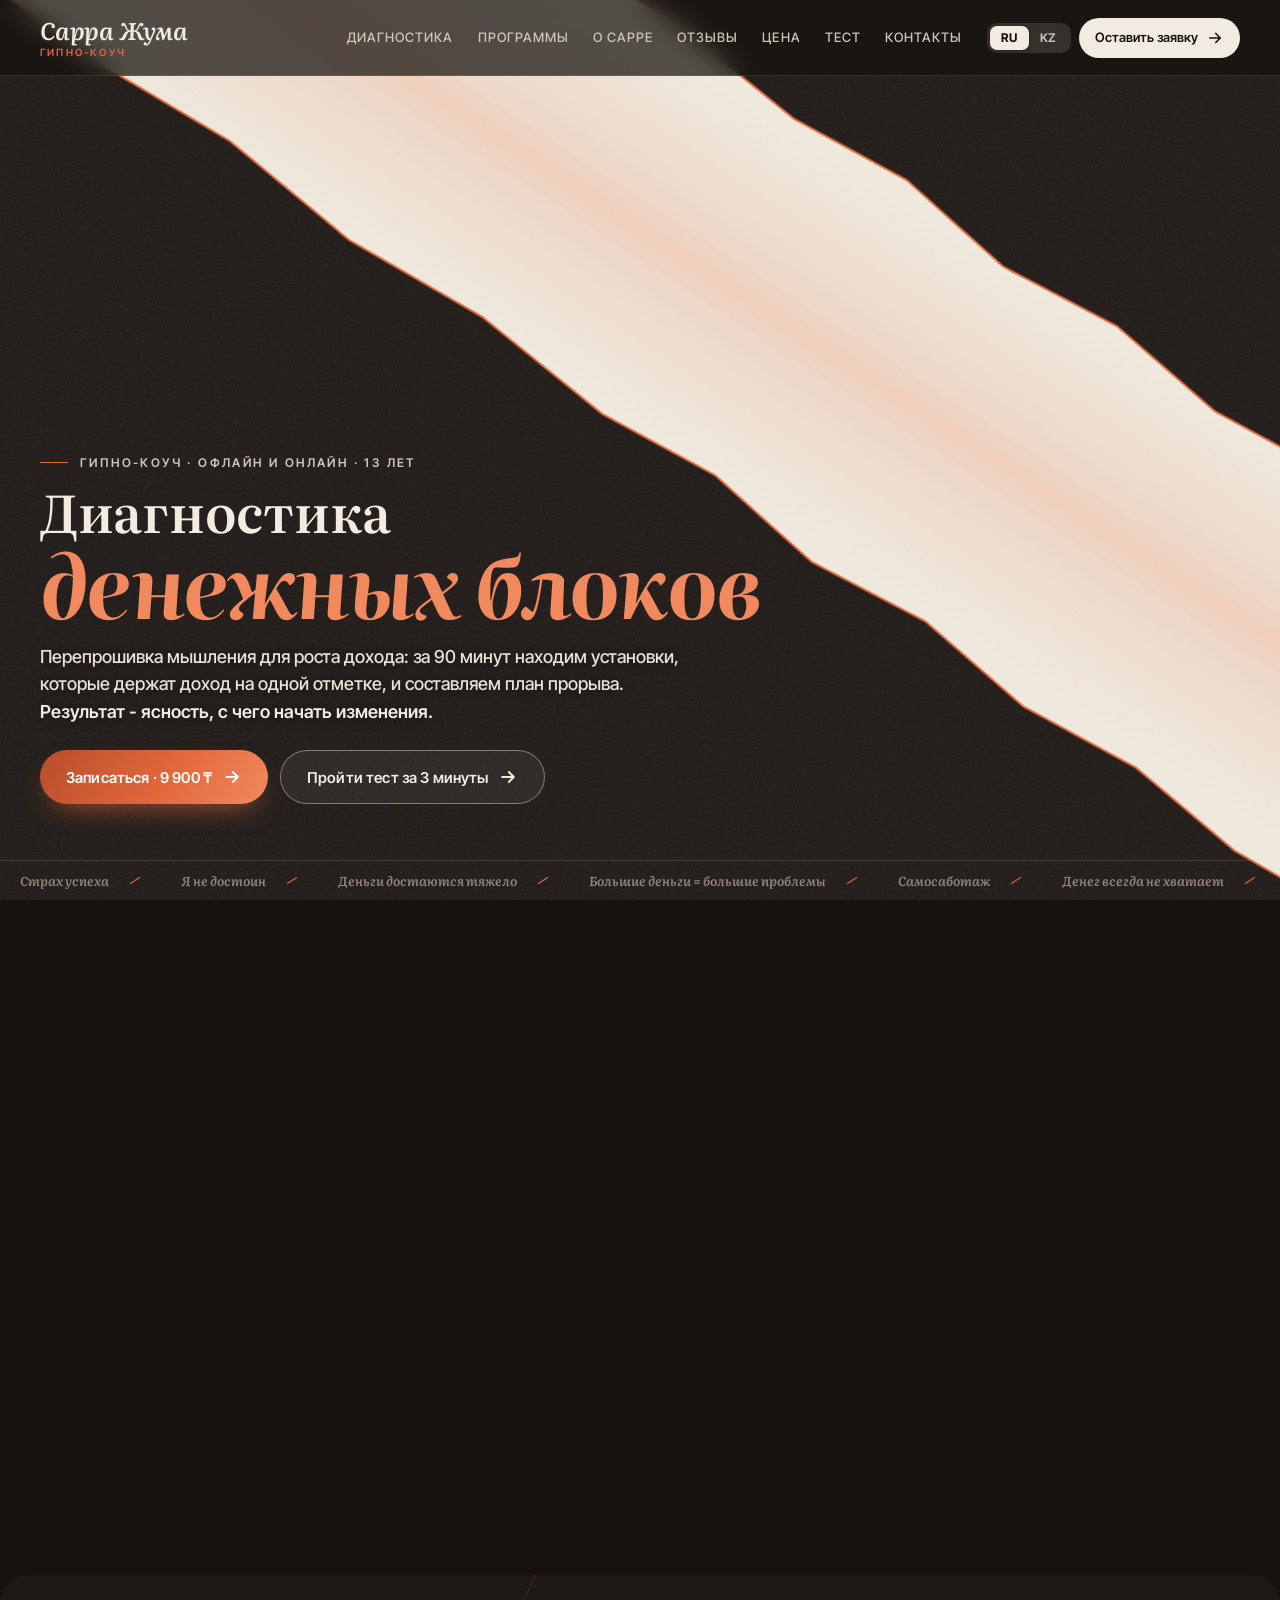
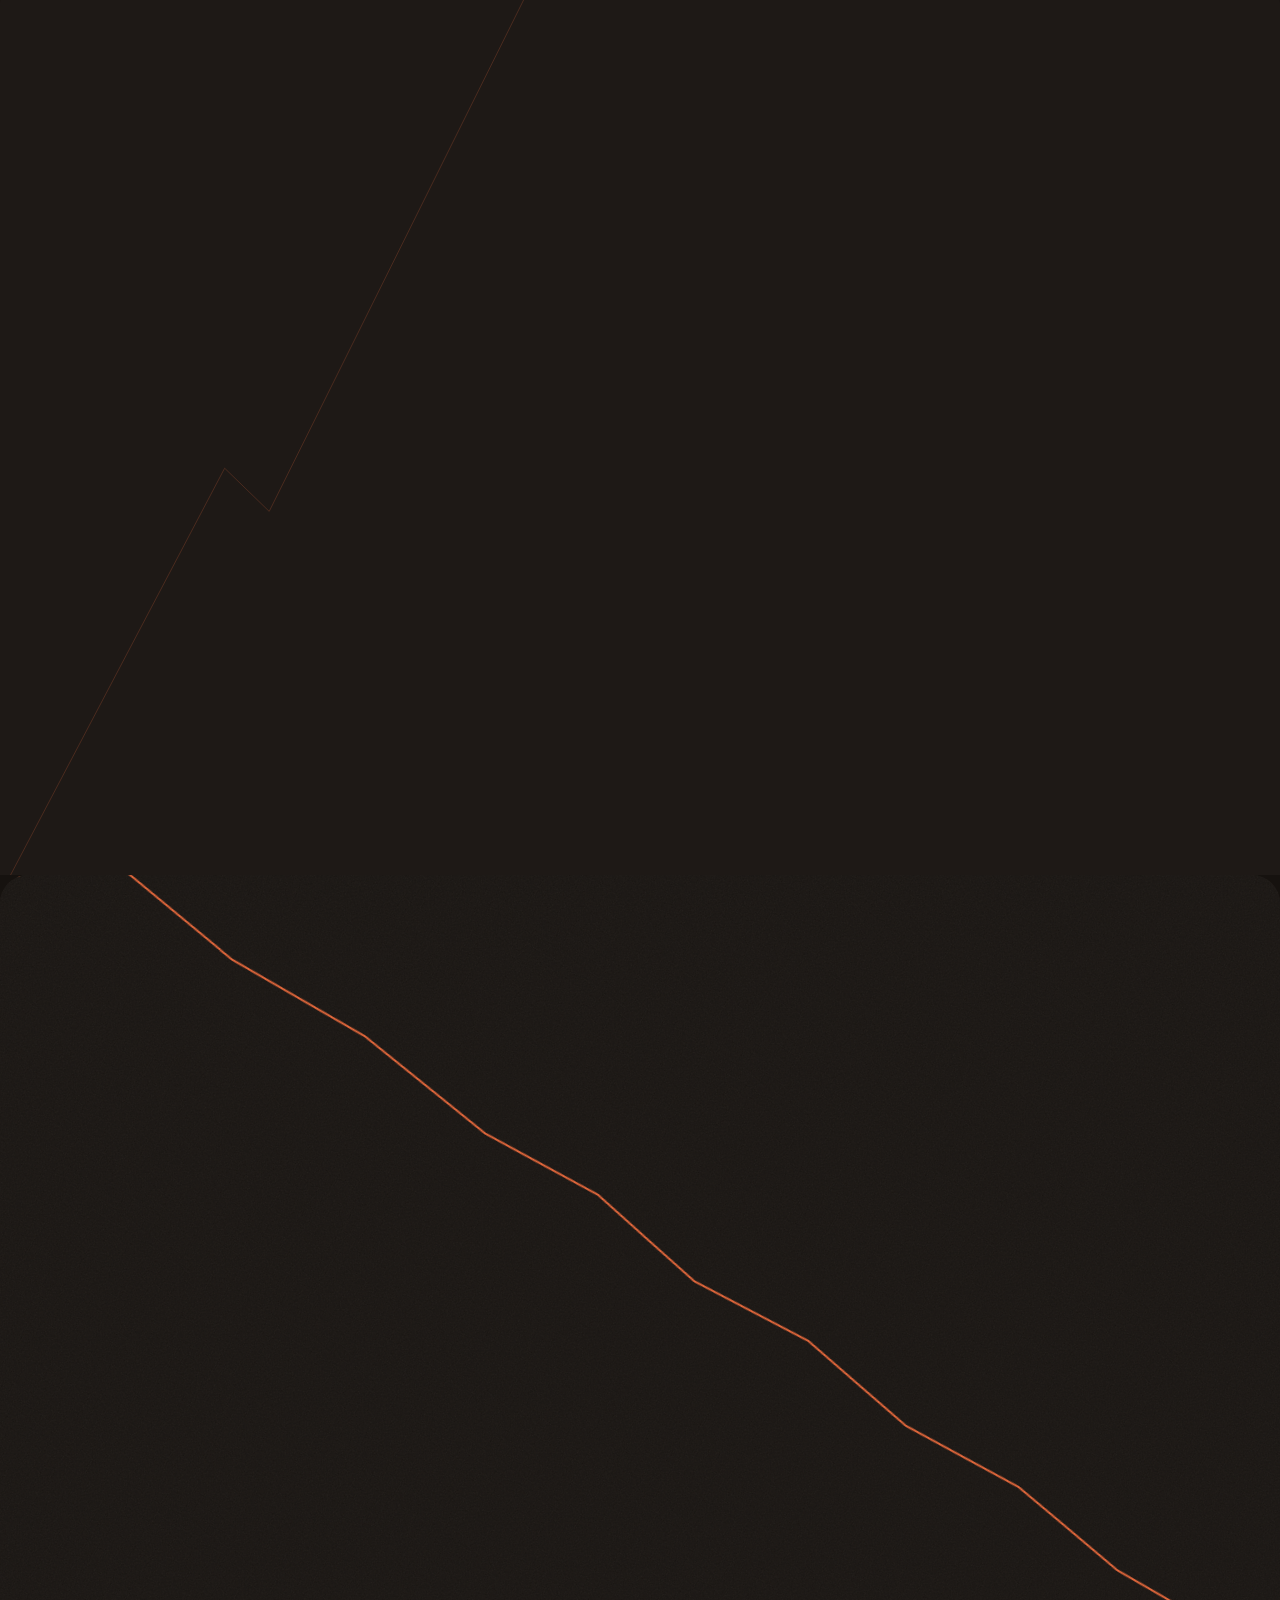
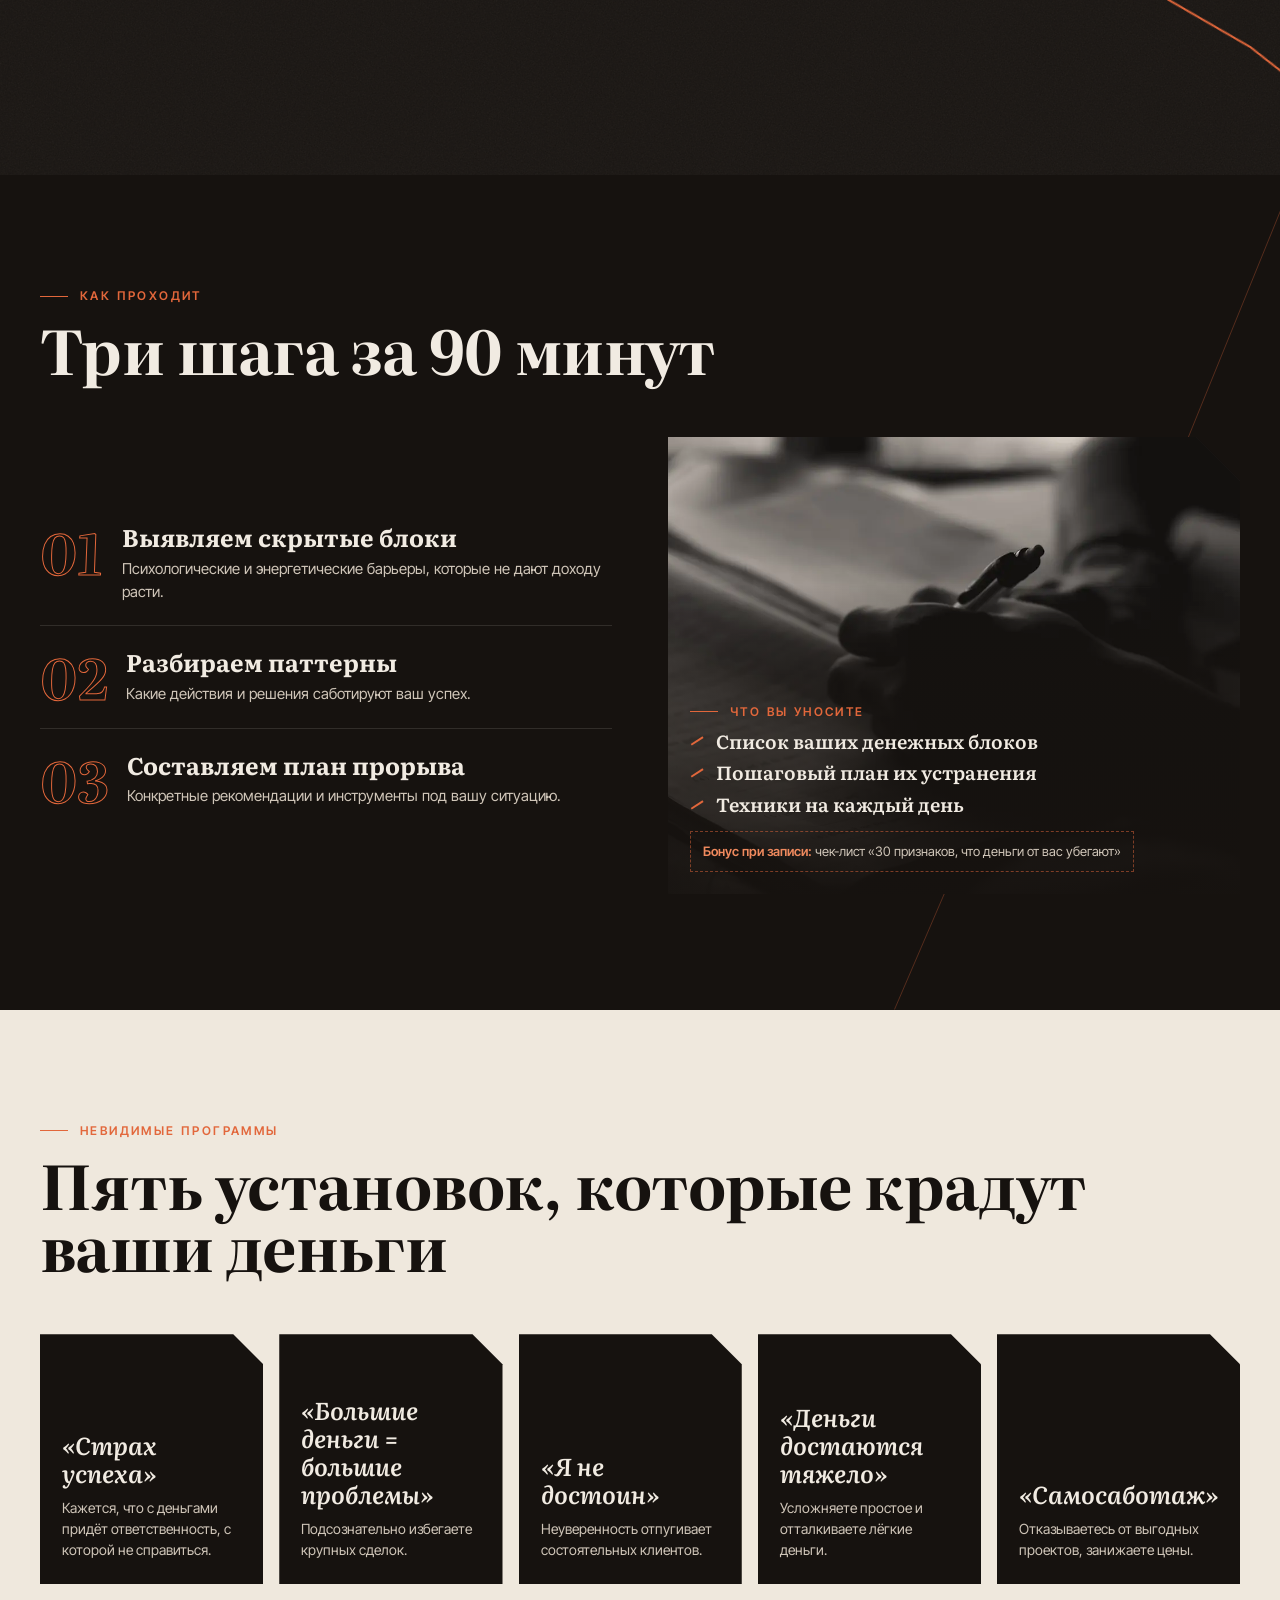
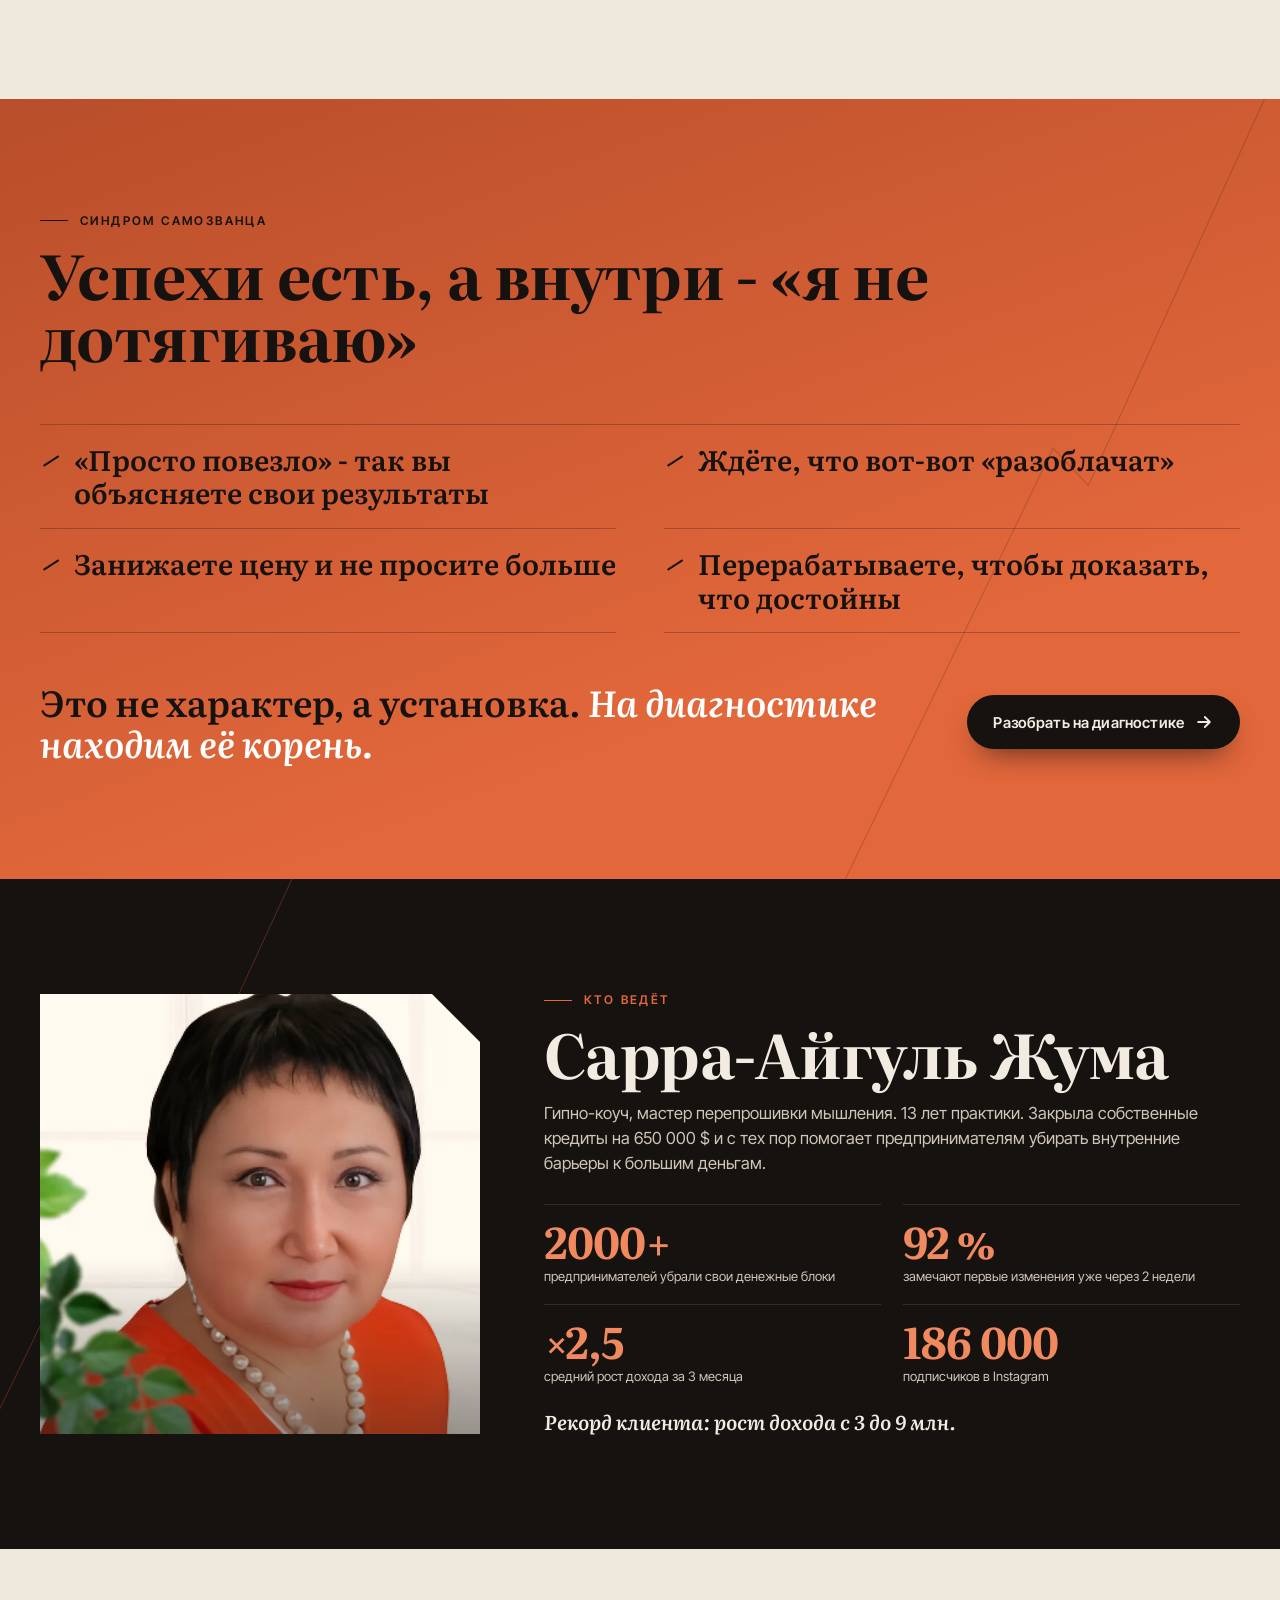
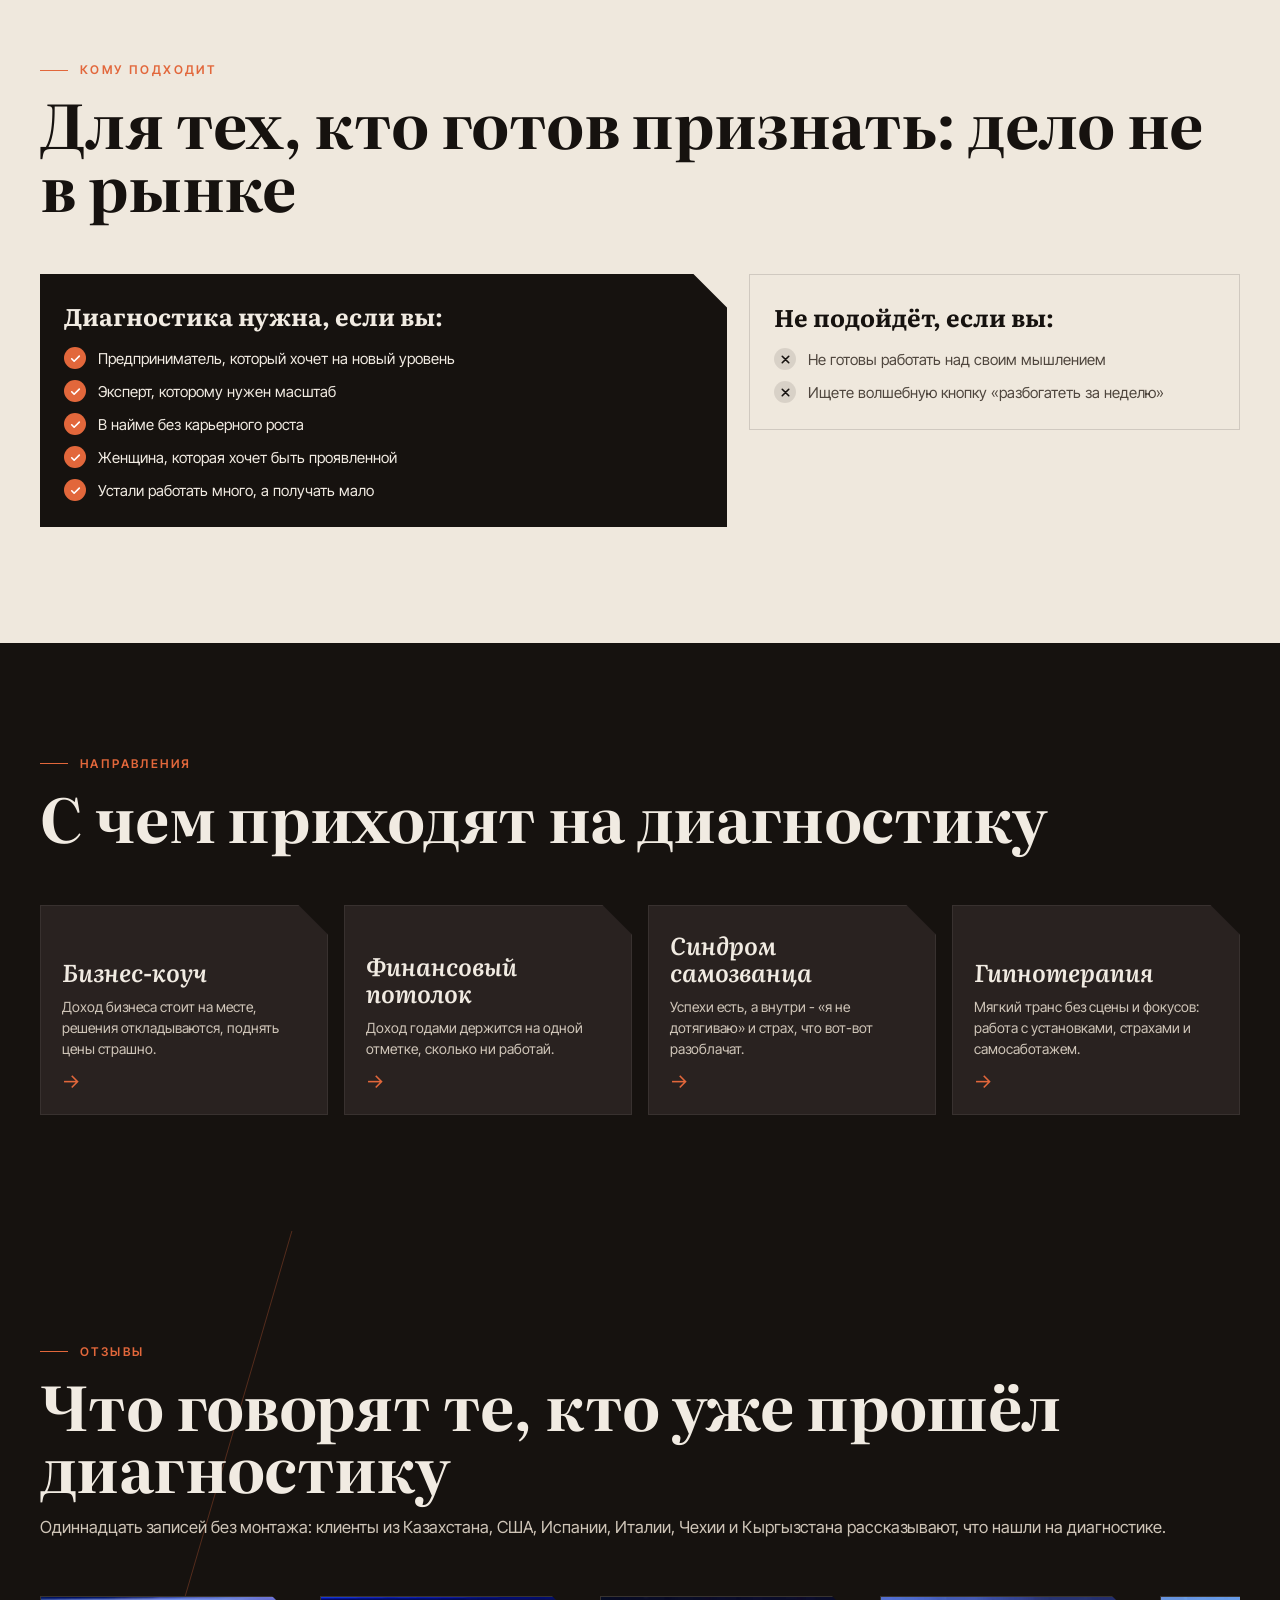
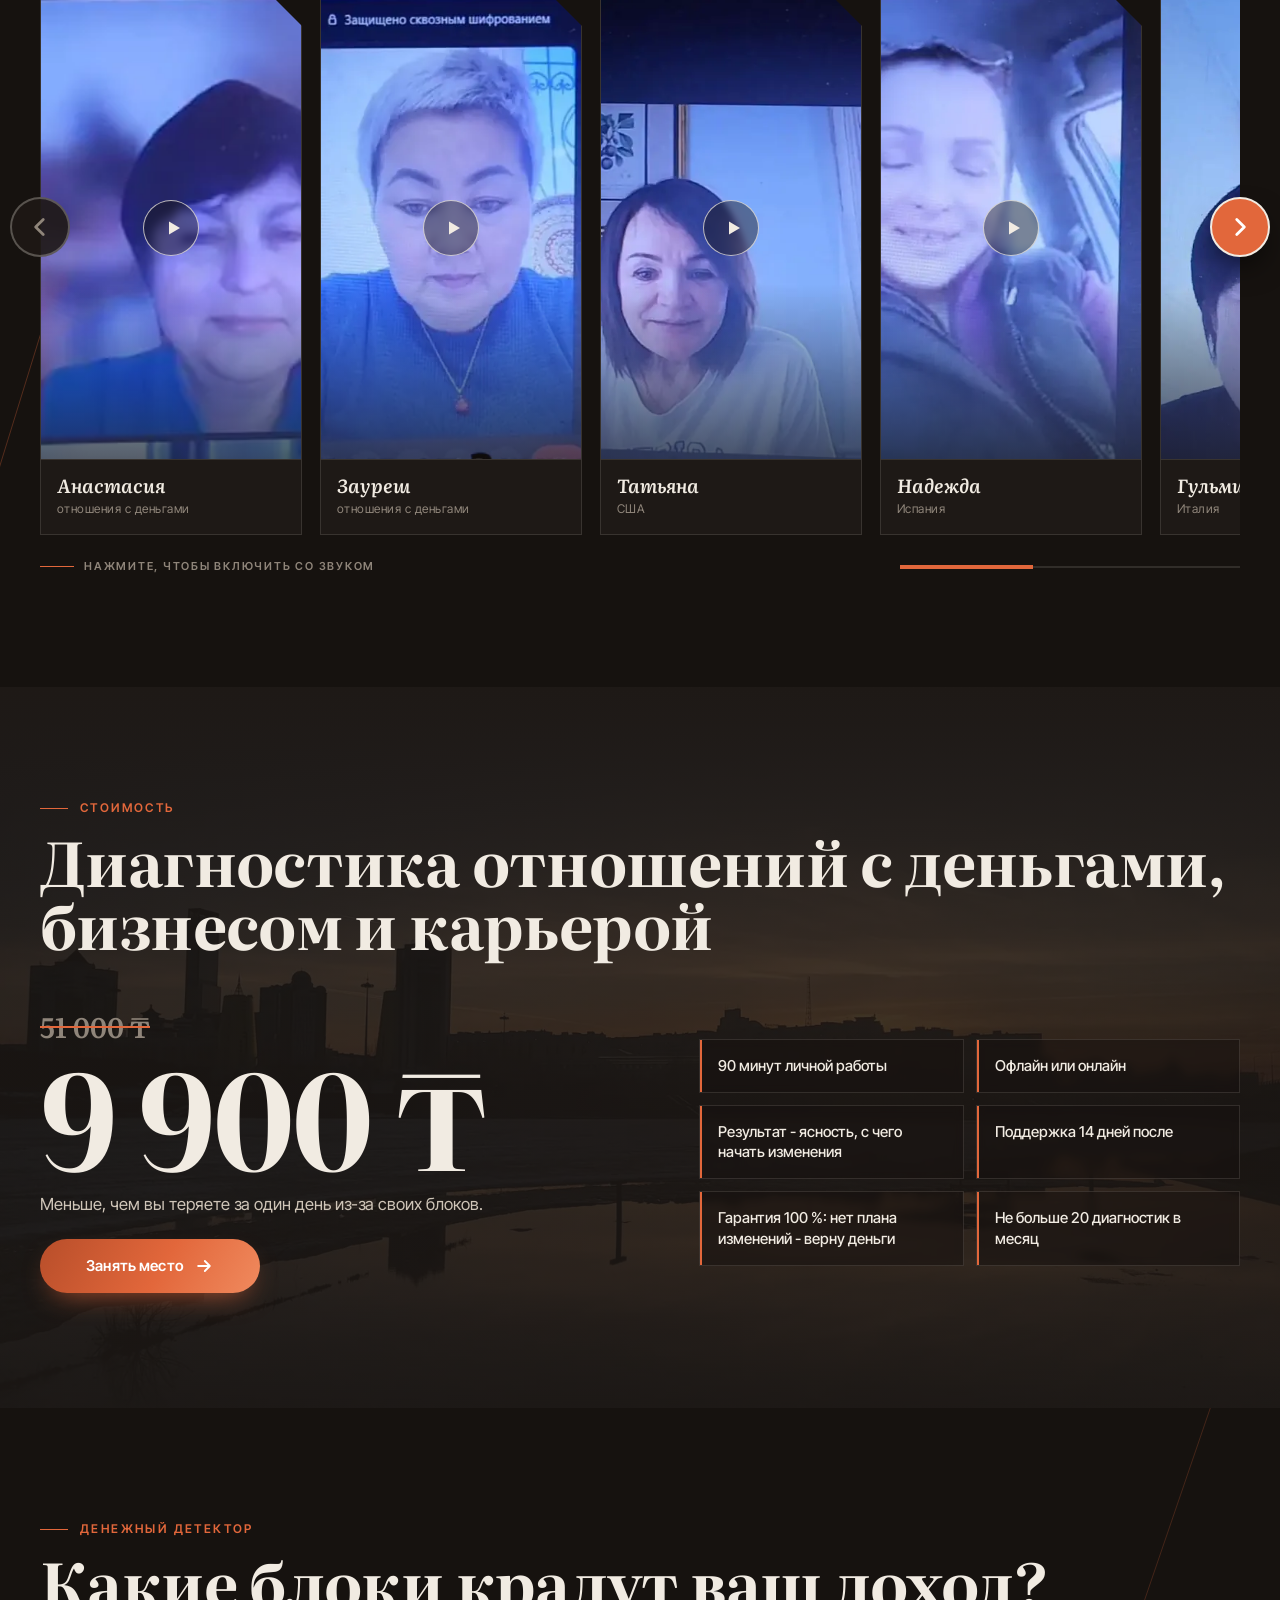
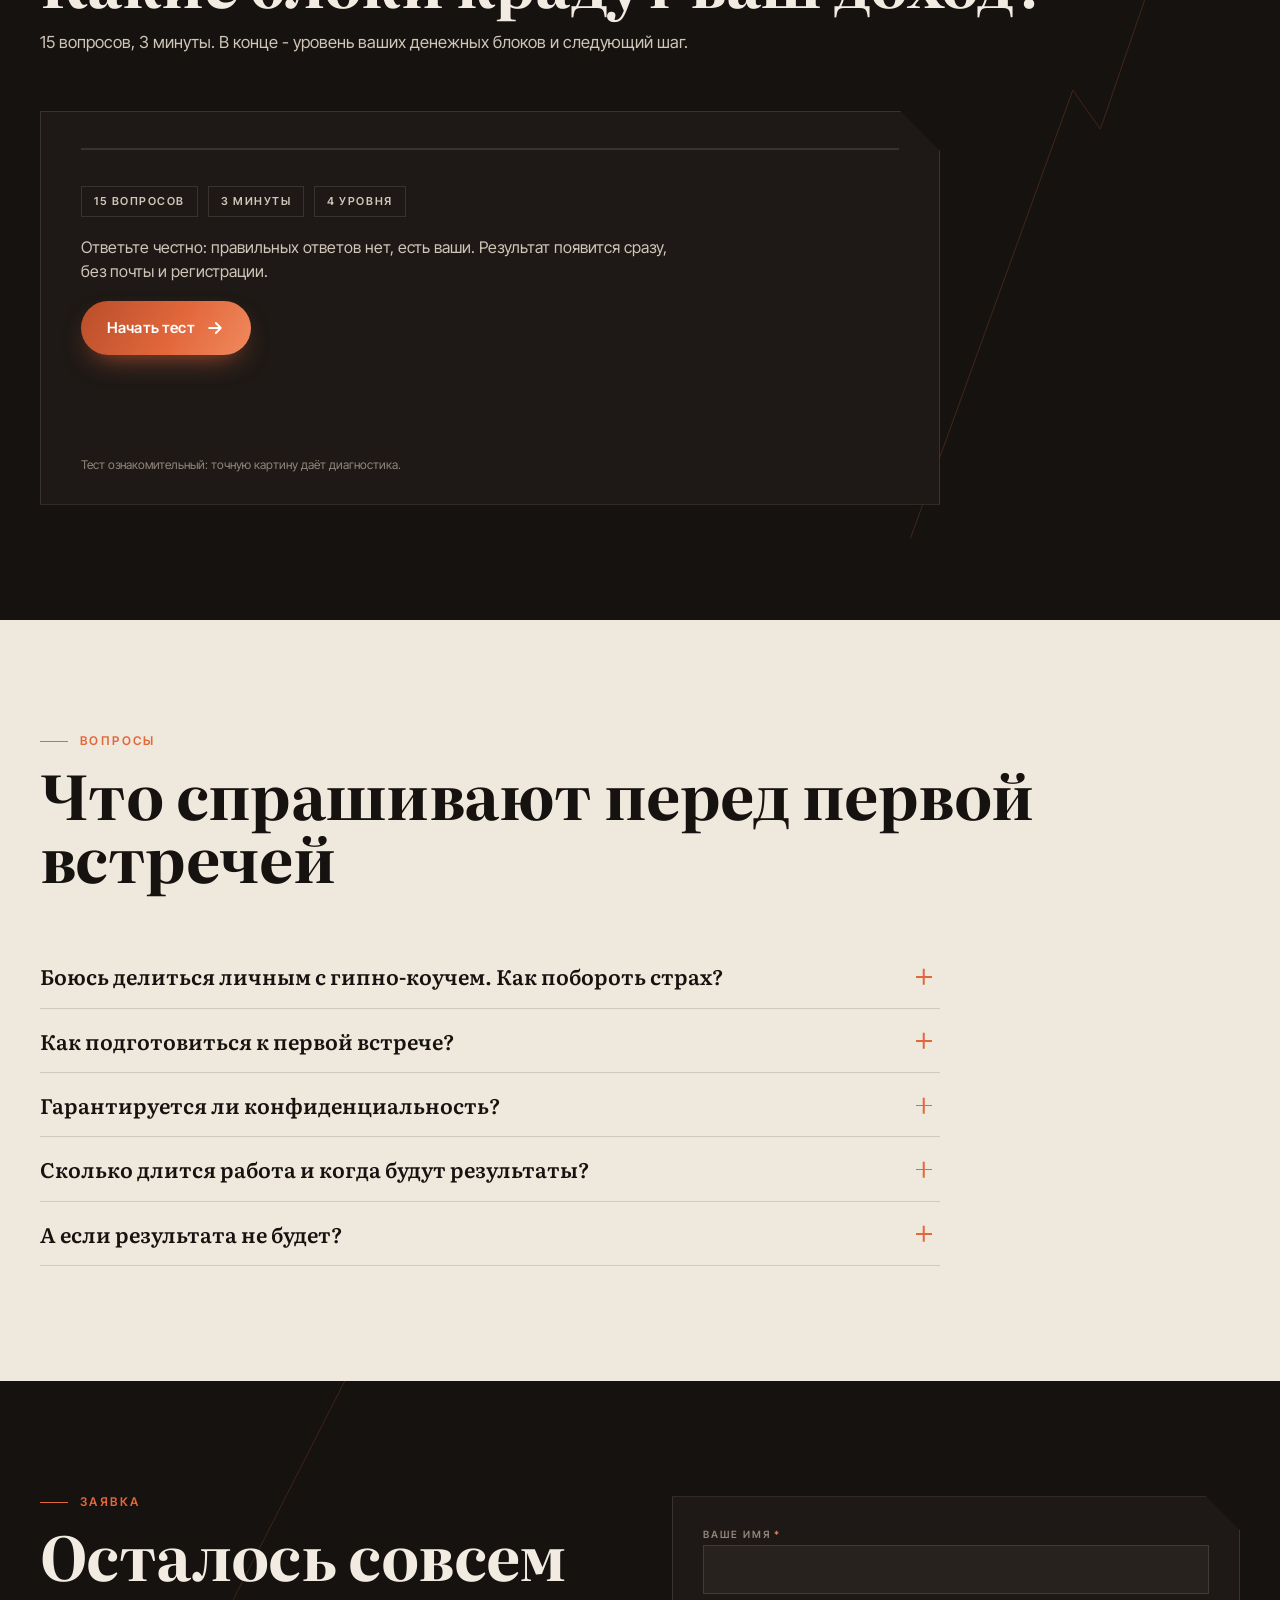
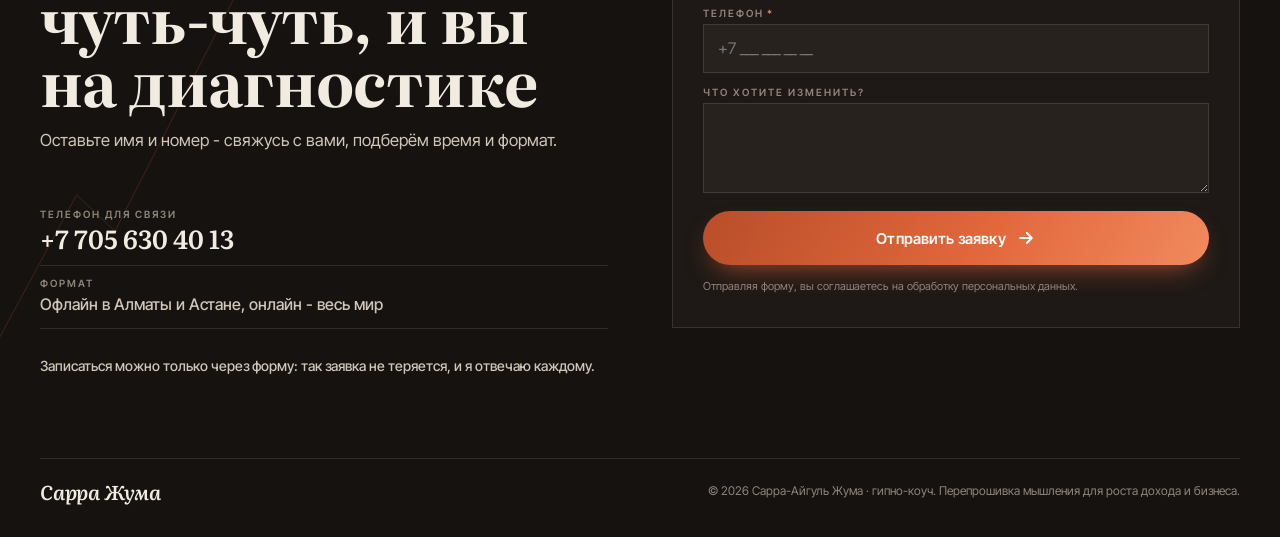
<file: index.html>
<!DOCTYPE html>
<html lang="ru">
<head>
<meta charset="UTF-8">
<meta name="viewport" content="width=device-width, initial-scale=1.0">
<meta name="format-detection" content="telephone=no">
<title data-i="m.title">Диагностика денежных блоков за 90 минут - гипно-коуч Сарра Жума</title>
<meta name="description" data-i-c="m.desc" content="Сарра-Айгуль Жума, гипно-коуч с 13-летней практикой: диагностика денежных блоков за 90 минут, офлайн или онлайн. Список ваших установок, план прорыва и техники на каждый день. 9 900 ₸, гарантия возврата. Тест «Денежный детектор» из 15 вопросов.">
<!-- Google tag (gtag.js) - Google Ads AW-18437819356 -->
<script async src="https://www.googletagmanager.com/gtag/js?id=AW-18437819356"></script>
<script>
  window.dataLayer = window.dataLayer || [];
  function gtag(){dataLayer.push(arguments);}
  gtag('js', new Date());
  gtag('config', 'AW-18437819356');

  /* цели Google Ads */
  var AW_CONV = {
    tel:  'AW-18437819356/bW-0CO2ekfEcENyX69dE',   /* Интерактивные номера телефонов */
    form: 'AW-18437819356/AL3ICOqwkfEcENyX69dE',   /* Отправка формы для потенциальных клиентов */
    kont: 'AW-18437819356/WZsdCJ-qkfEcENyX69dE'    /* Контакт (WhatsApp, Instagram) */
  };
  /* общий репортер: url - куда уйти после отправки (для tel:) */
  function awReport(sendTo, url){
    var went = false;
    var go = function(){ if (went) return; went = true; if (typeof url !== 'undefined') window.location = url; };
    try {
      gtag('event', 'conversion', {
        'send_to': sendTo, 'value': 1.0, 'currency': 'USD', 'event_callback': go
      });
    } catch (e) { go(); return false; }
    if (typeof url !== 'undefined') setTimeout(go, 900);   /* страховка, если ответа нет */
    return false;
  }
  /* штатная обёртка Google для кликов по номеру телефона */
  function gtag_report_conversion(url){ return awReport(AW_CONV.tel, url); }
</script>
<link rel="canonical" href="https://sarracoach.kz/">
<meta property="og:type" content="website">
<meta property="og:site_name" content="Сарра Жума · гипно-коуч">
<meta property="og:title" data-i-c="m.ogt" content="Диагностика денежных блоков за 90 минут - Сарра Жума">
<meta property="og:description" data-i-c="m.ogd" content="Гипно-коуч, 13 лет практики, 2000+ предпринимателей. Находим установки, которые держат доход на одной отметке, и даём план прорыва. 9 900 ₸, результат - ясность, с чего начать изменения.">
<meta property="og:url" content="https://sarracoach.kz/">
<meta property="og:image" content="https://sarracoach.kz/assets/og-image.jpg">
<meta property="og:image:width" content="1200">
<meta property="og:image:height" content="630">
<meta property="og:locale" content="ru_RU">
<meta name="twitter:card" content="summary_large_image">
<meta name="theme-color" content="#16120F">
<link rel="icon" href="favicon.ico" sizes="any">
<link rel="icon" type="image/png" sizes="512x512" href="assets/icon-512.png">
<link rel="apple-touch-icon" href="assets/apple-touch-icon.png">
<link rel="preconnect" href="https://fonts.googleapis.com">
<link rel="preconnect" href="https://fonts.gstatic.com" crossorigin>
<link href="https://fonts.googleapis.com/css2?family=Literata:ital,opsz,wght@0,7..72,600;0,7..72,700;1,7..72,600;1,7..72,700&family=Inter+Tight:wght@400;500;600&display=swap" rel="stylesheet">
<link rel="stylesheet" href="styles.css?v=20260922-3">
<script type="application/ld+json">
{"@context":"https://schema.org","@type":"ProfessionalService","name":"Сарра Жума · гипно-коуч",
"description":"Диагностика денежных блоков: 90 минут личной работы с гипно-коучем, офлайн или онлайн. Список установок, план прорыва, поддержка 14 дней.",
"url":"https://sarracoach.kz/","telephone":"+77056304013","image":"https://sarracoach.kz/assets/og-image.jpg",
"founder":{"@type":"Person","name":"Сарра-Айгуль Жума","jobTitle":"Гипно-коуч"},
"address":{"@type":"PostalAddress","addressCountry":"KZ"},"areaServed":"KZ","priceRange":"9900 KZT",
"makesOffer":{"@type":"Offer","price":"9900","priceCurrency":"KZT","itemOffered":{"@type":"Service","name":"Диагностика отношений с деньгами, бизнесом и карьерой","serviceType":"Коучинг"}}}
</script>
<script src="https://lead-bot.sultan-askarov-kz.workers.dev/t.js" data-site="sarracoach" defer></script>
</head>
<body>

<svg width="0" height="0" style="position:absolute" aria-hidden="true">
  <symbol id="ic-wa" viewBox="0 0 24 24"><path fill="currentColor" d="M17.472 14.382c-.297-.149-1.758-.867-2.03-.967-.273-.099-.471-.148-.67.15-.197.297-.767.966-.94 1.164-.173.199-.347.223-.644.075-.297-.15-1.255-.463-2.39-1.475-.883-.788-1.48-1.761-1.653-2.059-.173-.297-.018-.458.13-.606.134-.133.298-.347.446-.52.149-.174.198-.298.298-.497.099-.198.05-.371-.025-.52-.075-.149-.669-1.612-.916-2.207-.242-.579-.487-.5-.669-.51a12.8 12.8 0 0 0-.57-.01c-.198 0-.52.074-.792.372-.272.297-1.04 1.016-1.04 2.479 0 1.462 1.065 2.875 1.213 3.074.149.198 2.096 3.2 5.077 4.487.709.306 1.262.489 1.694.625.712.227 1.36.195 1.872.118.571-.085 1.758-.719 2.006-1.413.248-.694.248-1.289.173-1.413-.074-.124-.272-.198-.57-.347m-5.421 7.403h-.004a9.87 9.87 0 0 1-5.031-1.378l-.361-.214-3.741.982.998-3.648-.235-.374a9.86 9.86 0 0 1-1.51-5.26c.001-5.45 4.436-9.884 9.888-9.884 2.64 0 5.122 1.03 6.988 2.898a9.825 9.825 0 0 1 2.893 6.994c-.003 5.45-4.437 9.884-9.885 9.884m8.413-18.297A11.815 11.815 0 0 0 12.05 0C5.495 0 .16 5.335.157 11.892c0 2.096.547 4.142 1.588 5.945L.057 24l6.305-1.654a11.882 11.882 0 0 0 5.683 1.448h.005c6.554 0 11.89-5.335 11.893-11.893A11.821 11.821 0 0 0 20.465 3.49"/></symbol>
  <symbol id="ic-tel" viewBox="0 0 24 24"><path fill="currentColor" d="M6.6 10.8a15.1 15.1 0 0 0 6.6 6.6l2.2-2.2c.3-.3.7-.4 1-.2 1.1.4 2.3.6 3.6.6.6 0 1 .4 1 1V20c0 .6-.4 1-1 1A17 17 0 0 1 3 4c0-.6.4-1 1-1h3.5c.6 0 1 .4 1 1 0 1.3.2 2.5.6 3.6.1.3 0 .7-.2 1l-2.3 2.2z"/></symbol>
  <symbol id="ic-ig" viewBox="0 0 24 24"><path fill="none" stroke="currentColor" stroke-width="1.8" d="M7.5 3h9A4.5 4.5 0 0 1 21 7.5v9a4.5 4.5 0 0 1-4.5 4.5h-9A4.5 4.5 0 0 1 3 16.5v-9A4.5 4.5 0 0 1 7.5 3z"/><circle cx="12" cy="12" r="4" fill="none" stroke="currentColor" stroke-width="1.8"/><circle cx="17.3" cy="6.7" r="1.2" fill="currentColor"/></symbol>
  <symbol id="ic-arr" viewBox="0 0 24 24"><path fill="none" stroke="currentColor" stroke-width="2.2" stroke-linecap="round" stroke-linejoin="round" d="M5 12h14M13 6l6 6-6 6"/></symbol>
  <symbol id="ic-chk" viewBox="0 0 24 24"><path fill="none" stroke="currentColor" stroke-width="2.4" stroke-linecap="round" stroke-linejoin="round" d="M5 12.5l4.5 4.5L19 7.5"/></symbol>
  <symbol id="ic-x" viewBox="0 0 24 24"><path fill="none" stroke="currentColor" stroke-width="2.4" stroke-linecap="round" d="M6 6l12 12M18 6L6 18"/></symbol>
  <!-- сигнатура: линия разлома со сдвигом -->
  <symbol id="ic-fault" viewBox="0 0 100 100" preserveAspectRatio="none"><path fill="none" stroke="currentColor" stroke-width="1" vector-effect="non-scaling-stroke" d="M-5 118 L44 54 L50 58 L105 -18"/></symbol>
</svg>

<!-- ШАПКА -->
<header class="hdr" id="hdr">
  <div class="wrap hdr-in">
    <a class="logo" href="#top" aria-label="Сарра Жума, на главную" data-i-aria="a.home">
      <span class="logo-n">Сарра Жума</span>
      <span class="logo-s" data-i="a.role">гипно-коуч</span>
    </a>
    <nav class="nav" id="nav" aria-label="Разделы сайта" data-i-aria="a.nav">
      <a href="#diagnostika" data-i="nav.diag">Диагностика</a>
      <a href="#programmy" data-i="nav.prog">Программы</a>
      <a href="#o-sarre" data-i="nav.about">О Сарре</a>
      <a href="#otzyvy" data-i="nav.otz">Отзывы</a>
      <a href="#cena" data-i="nav.cena">Цена</a>
      <a href="#test" data-i="nav.test">Тест</a>
      <a href="#zayavka" data-i="nav.kont">Контакты</a>
    </nav>
    <div class="hdr-right">
      <div class="lang" role="group" aria-label="Язык сайта" data-i-aria="a.lang">
        <button type="button" data-lang="ru" class="is-active" aria-pressed="true" lang="ru">RU</button>
        <button type="button" data-lang="kk" aria-pressed="false">KZ</button>
      </div>
      <a class="call" href="#zayavka" aria-label="Оставить заявку" data-i-aria="a.zay">
        <span data-i="b.zay">Оставить заявку</span><svg aria-hidden="true"><use href="#ic-arr"/></svg>
      </a>
      <button class="burger" id="burger" type="button" aria-label="Меню" data-i-aria="a.menu" aria-expanded="false" aria-controls="mnav"><i></i><i></i><i></i></button>
    </div>
  </div>
</header>

<!-- МОБИЛЬНОЕ МЕНЮ -->
<div class="mnav" id="mnav">
  <div class="wrap">
    <a href="#diagnostika" data-i="nav.diag">Диагностика</a>
    <a href="#programmy" data-i="nav.prog">Программы</a>
    <a href="#o-sarre" data-i="nav.about">О Сарре</a>
    <a href="#otzyvy" data-i="nav.otz">Отзывы</a>
    <a href="#cena" data-i="nav.cena">Цена</a>
    <a href="#test" data-i="nav.test">Тест</a>
    <a href="#faq" data-i="nav.faq">Вопросы</a>
    <a href="#zayavka" data-i="nav.kont">Контакты</a>
    <div class="mnav-cta">
      <a class="btn btn-p" href="#zayavka"><span data-i="b.zay">Оставить заявку</span><svg aria-hidden="true"><use href="#ic-arr"/></svg></a>
    </div>
    <p class="mnav-note" data-i="f.sub">Гипно-коуч · офлайн и онлайн · 13 лет практики</p>
  </div>
</div>

<main>

<!-- ГЕРОЙ: тёмный пласт раскалывается по диагонали и расходится, открывая свет и портрет -->
<div class="pw pw-hero" id="top">
<section class="plate hero">
  <div class="hero-bg" aria-hidden="true">
    <picture>
      <source media="(max-width:760px)" srcset="assets/hero-m.webp">
      <img src="assets/hero.webp" alt="" width="1600" height="900" fetchpriority="high" decoding="async">
    </picture>
  </div>

  <!-- подпись на светлой стороне, видна, когда пласт разошёлся -->
  <div class="hero-cap" aria-hidden="true">
    <b>Сарра-Айгуль Жума</b>
    <span data-i="h.cap">гипно-коуч, мастер перепрошивки мышления · 2000+ предпринимателей</span>
  </div>

  <!-- разлом: две половины пласта -->
  <div class="crack" aria-hidden="true">
    <div class="glow"></div>
    <div class="slab slab-a"><b></b><i></i></div>
    <div class="slab slab-b"><b></b><i></i></div>
  </div>

  <div class="hero-txt">
    <p class="kick" data-i="h.kick">Гипно-коуч · офлайн и онлайн · 13 лет</p>
    <h1 class="h1"><span class="h1-a" data-i="h.h1a">Диагностика</span> <em class="h1-b" data-i="h.h1b">денежных блоков</em></h1>
    <p class="lead" data-i="h.lead">Перепрошивка мышления для роста дохода: за 90 минут находим установки, которые держат доход на одной отметке, и составляем план прорыва. <em>Результат - ясность, с чего начать изменения.</em></p>
    <div class="cta">
      <a class="btn btn-p" href="#zayavka"><span data-i="b.book">Записаться · 9 900 ₸</span><svg aria-hidden="true"><use href="#ic-arr"/></svg></a>
      <a class="btn btn-g" href="#test"><span data-i="b.test">Пройти тест за 3 минуты</span><svg aria-hidden="true"><use href="#ic-arr"/></svg></a>
    </div>
  </div>


  <div class="ticker" aria-hidden="true"><div class="tk" id="ticker"></div></div>
</section>
</div>

<!-- ПЛИТА «БОЛИ» -->
<div class="pw" id="boli">
<section class="plate st-plate">
  <svg class="fault fault-1" aria-hidden="true"><use href="#ic-fault"/></svg>
  <div class="wrap txt">
    <p class="kick" data-i="s.bl.k">Знакомо?</p>
    <h2 data-i="s.bl.h">Работаете на износ, а доход стоит на месте</h2>
    <ul class="pains">
      <li data-i="bl.1">Доход который год застрял на одной отметке</li>
      <li data-i="bl.2">Каждый месяц - стресс от нехватки денег</li>
      <li data-i="bl.3">Большие деньги как будто обходят стороной</li>
      <li data-i="bl.4">Чувствуете, что достойны большего, но что-то мешает</li>
      <li data-i="bl.5">Клиенты почему-то выбирают конкурентов</li>
      <li data-i="bl.6">Бизнес упёрся в потолок, а масштабироваться страшно</li>
    </ul>
    <p class="verdict" data-i="s.bl.v">Проблема не в том, что вы делаете. <em>А в том, что вы думаете.</em></p>
  </div>
</section>
</div>

<!-- ФОТО-ПЛИТА: диагностика -->
<div class="pw" id="diagnostika">
<section class="plate ph-plate">
  <div class="ph">
    <picture>
      <source media="(max-width:760px)" srcset="assets/talk-m.webp">
      <img src="assets/talk.webp" alt="Разговор один на один у окна: так проходит диагностика" data-i-alt="a.talk" width="1600" height="1068" loading="lazy" decoding="async">
    </picture>
    <div class="ph-shade"></div>
  </div>
  <div class="crack crack-ph" aria-hidden="true">
    <div class="slab slab-a"><b></b><i></i></div>
    <div class="slab slab-b"><b></b><i></i></div>
  </div>
  <div class="wrap ptxt">
    <p class="kick" data-i="s.dg.k">Диагностика · 90 минут</p>
    <h2 data-i="s.dg.h">Находим, что держит ваш доход, и снимаем это</h2>
    <p data-i="s.dg.p">Личная работа один на один, офлайн или онлайн. По итогу - список ваших блоков, план их устранения и техники на каждый день.</p>
    <div class="cta">
      <a class="btn btn-p" href="#zayavka"><span data-i="b.diag">Записаться на диагностику</span><svg aria-hidden="true"><use href="#ic-arr"/></svg></a>
    </div>
  </div>
</section>
</div>

<!-- КАК ПРОХОДИТ + ЧТО УНОСИТЕ -->
<section class="sec sec-dark" id="rezultat">
  <svg class="fault fault-2" aria-hidden="true"><use href="#ic-fault"/></svg>
  <div class="wrap">
    <div class="sec-head rv">
      <p class="kick" data-i="s.rz.k">Как проходит</p>
      <h2 data-i="s.rz.h">Три шага за 90 минут</h2>
    </div>
    <div class="rz">
      <ol class="steps rv">
        <li><span class="n">01</span><div><h3 data-i="st.1.h">Выявляем скрытые блоки</h3><p data-i="st.1.p">Психологические и энергетические барьеры, которые не дают доходу расти.</p></div></li>
        <li><span class="n">02</span><div><h3 data-i="st.2.h">Разбираем паттерны</h3><p data-i="st.2.p">Какие действия и решения саботируют ваш успех.</p></div></li>
        <li><span class="n">03</span><div><h3 data-i="st.3.h">Составляем план прорыва</h3><p data-i="st.3.p">Конкретные рекомендации и инструменты под вашу ситуацию.</p></div></li>
      </ol>
      <figure class="take rv">
        <img src="assets/plan.webp" alt="Рука записывает план в блокнот при тёплом свете" data-i-alt="a.plan" width="1200" height="800" loading="lazy" decoding="async">
        <figcaption>
          <p class="kick" data-i="s.tk.k">Что вы уносите</p>
          <ul>
            <li data-i="tk.1">Список ваших денежных блоков</li>
            <li data-i="tk.2">Пошаговый план их устранения</li>
            <li data-i="tk.3">Техники на каждый день</li>
          </ul>
          <p class="bonus" data-i="tk.b"><b>Бонус при записи:</b> чек-лист «30 признаков, что деньги от вас убегают»</p>
        </figcaption>
      </figure>
    </div>
  </div>
</section>

<!-- НЕВИДИМЫЕ ПРОГРАММЫ -->
<section class="sec sec-bone" id="programmy">
  <div class="wrap">
    <div class="sec-head rv">
      <p class="kick" data-i="s.pg.k">Невидимые программы</p>
      <h2 data-i="s.pg.h">Пять установок, которые крадут ваши деньги</h2>
    </div>
  </div>
  <div class="strip-wrap">
    <ul class="progs" id="progs">
      <li class="prog rv"><h3 data-i="pg.1.h">Страх успеха</h3><p data-i="pg.1.p">Кажется, что с деньгами придёт ответственность, с которой не справиться.</p></li>
      <li class="prog rv"><h3 data-i="pg.2.h">Большие деньги = большие проблемы</h3><p data-i="pg.2.p">Подсознательно избегаете крупных сделок.</p></li>
      <li class="prog rv"><h3 data-i="pg.3.h">Я не достоин</h3><p data-i="pg.3.p">Неуверенность отпугивает состоятельных клиентов.</p></li>
      <li class="prog rv"><h3 data-i="pg.4.h">Деньги достаются тяжело</h3><p data-i="pg.4.p">Усложняете простое и отталкиваете лёгкие деньги.</p></li>
      <li class="prog rv"><h3 data-i="pg.5.h">Самосаботаж</h3><p data-i="pg.5.p">Отказываетесь от выгодных проектов, занижаете цены.</p></li>
    </ul>
    <div class="dots" id="pdots" aria-hidden="true"></div>
  </div>
</section>

<!-- СИНДРОМ САМОЗВАНЦА -->
<section class="sec sec-acc" id="samozvanets">
  <svg class="fault fault-6" aria-hidden="true"><use href="#ic-fault"/></svg>
  <div class="wrap">
    <div class="sec-head rv">
      <p class="kick" data-i="s.sm.k">Синдром самозванца</p>
      <h2 data-i="s.sm.h">Успехи есть, а внутри&nbsp;- «я не дотягиваю»</h2>
    </div>
    <ul class="imp rv">
      <li data-i="sm.1">«Просто повезло»&nbsp;- так вы объясняете свои результаты</li>
      <li data-i="sm.2">Ждёте, что вот-вот «разоблачат»</li>
      <li data-i="sm.3">Занижаете цену и не просите больше</li>
      <li data-i="sm.4">Перерабатываете, чтобы доказать, что достойны</li>
    </ul>
    <div class="imp-foot rv">
      <p class="verdict" data-i="s.sm.v">Это не характер, а установка. <em>На диагностике находим её корень.</em></p>
      <div class="cta">
        <a class="btn btn-ink" href="#zayavka"><span data-i="b.samoz">Разобрать на диагностике</span><svg aria-hidden="true"><use href="#ic-arr"/></svg></a>
      </div>
    </div>
  </div>
</section>

<!-- О САРРЕ + ЦИФРЫ -->
<section class="sec sec-dark" id="o-sarre">
  <svg class="fault fault-3" aria-hidden="true"><use href="#ic-fault"/></svg>
  <div class="wrap about">
    <figure class="about-ph rv">
      <img src="assets/sarra.webp" alt="Сарра-Айгуль Жума, гипно-коуч" width="800" height="800" loading="lazy" decoding="async">
    </figure>
    <div class="about-txt">
      <div class="sec-head rv">
        <p class="kick" data-i="s.ab.k">Кто ведёт</p>
        <h2>Сарра-Айгуль Жума</h2>
        <p class="sec-lead" data-i="s.ab.p">Гипно-коуч, мастер перепрошивки мышления. 13 лет практики. Закрыла собственные кредиты на 650 000 $ и с тех пор помогает предпринимателям убирать внутренние барьеры к большим деньгам.</p>
      </div>
      <ul class="stats rv">
        <li><b>2000+</b><span data-i="st.a">предпринимателей убрали свои денежные блоки</span></li>
        <li><b>92 %</b><span data-i="st.b">замечают первые изменения уже через 2 недели</span></li>
        <li><b>×2,5</b><span data-i="st.c">средний рост дохода за 3 месяца</span></li>
        <li><b>186 000</b><span data-i="st.d">подписчиков в Instagram</span></li>
      </ul>
      <p class="rec rv" data-i="st.r">Рекорд клиента: рост дохода с 3 до 9 млн.</p>
    </div>
  </div>
</section>

<!-- КОМУ ПОДХОДИТ -->
<section class="sec sec-bone" id="komu">
  <div class="wrap">
    <div class="sec-head rv">
      <p class="kick" data-i="s.km.k">Кому подходит</p>
      <h2 data-i="s.km.h">Для тех, кто готов признать: дело не в рынке</h2>
    </div>
    <div class="komu">
      <div class="km km-yes rv">
        <h3 data-i="km.y.h">Диагностика нужна, если вы:</h3>
        <ul>
          <li data-i="km.y1">Предприниматель, который хочет на новый уровень</li>
          <li data-i="km.y2">Эксперт, которому нужен масштаб</li>
          <li data-i="km.y3">В найме без карьерного роста</li>
          <li data-i="km.y4">Женщина, которая хочет быть проявленной</li>
          <li data-i="km.y5">Устали работать много, а получать мало</li>
        </ul>
      </div>
      <div class="km km-no rv">
        <h3 data-i="km.n.h">Не подойдёт, если вы:</h3>
        <ul>
          <li data-i="km.n1">Не готовы работать над своим мышлением</li>
          <li data-i="km.n2">Ищете волшебную кнопку «разбогатеть за неделю»</li>
        </ul>
      </div>
    </div>
  </div>
</section>

<!-- НАПРАВЛЕНИЯ: отдельные страницы под запрос -->
<section class="sec sec-dark" id="napravleniya">
  <div class="wrap">
    <div class="sec-head rv">
      <p class="kick" data-i="s.np.k">Направления</p>
      <h2 data-i="s.np.h">С чем приходят на диагностику</h2>
    </div>
  </div>
  <div class="strip-wrap">
    <ul class="progs cards">
      <li class="prog rv"><a href="biznes-kouch/"><h3 data-i="np.1.h">Бизнес-коуч</h3><p data-i="np.1.p">Доход бизнеса стоит на месте, решения откладываются, поднять цены страшно.</p></a></li>
      <li class="prog rv"><a href="finansovyy-potolok/"><h3 data-i="np.2.h">Финансовый потолок</h3><p data-i="np.2.p">Доход годами держится на одной отметке, сколько ни работай.</p></a></li>
      <li class="prog rv"><a href="sindrom-samozvantsa/"><h3 data-i="np.3.h">Синдром самозванца</h3><p data-i="np.3.p">Успехи есть, а внутри - «я не дотягиваю» и страх, что вот-вот разоблачат.</p></a></li>
      <li class="prog rv"><a href="gipnoterapiya/"><h3 data-i="np.4.h">Гипнотерапия</h3><p data-i="np.4.p">Мягкий транс без сцены и фокусов: работа с установками, страхами и самосаботажем.</p></a></li>
    </ul>
  </div>
</section>

<!-- ОТЗЫВЫ: слоты под вертикальные видео клиента -->
<section class="sec sec-dark" id="otzyvy">
  <svg class="fault fault-3" aria-hidden="true"><use href="#ic-fault"/></svg>
  <div class="wrap">
    <div class="sec-head rv">
      <p class="kick" data-i="s.oz.k">Отзывы</p>
      <h2 data-i="s.oz.h">Что говорят те, кто уже прошёл диагностику</h2>
      <p class="sec-lead" data-i="s.oz.p">Одиннадцать записей без монтажа: клиенты из Казахстана, США, Испании, Италии, Чехии и Кыргызстана рассказывают, что нашли на диагностике.</p>
    </div>
    <div class="otz-wrap">
      <div class="otz" id="otz">
      <figure class="otz-i rv">
        <button class="otz-slot" type="button" data-full="assets/otz/otz-04.mp4" data-poster="assets/otz/otz-04.webp" aria-label="Смотреть видео-отзыв" data-i-aria="a.play">
          <img src="assets/otz/otz-04.webp" alt="" width="480" height="854" loading="lazy" decoding="async">
          <video class="otz-loop" data-src="assets/otz/otz-04-loop.mp4" muted playsinline loop preload="none" tabindex="-1" aria-hidden="true"></video>
          <span class="otz-play" aria-hidden="true"><svg viewBox="0 0 24 24"><path d="M8 5.5v13l11-6.5z"/></svg></span>
        </button>
        <figcaption>
          <b data-i="oz.04.n">Анастасия</b>
          <span data-i="oz.04.r">отношения с деньгами</span>
        </figcaption>
      </figure>
      <figure class="otz-i rv">
        <button class="otz-slot" type="button" data-full="assets/otz/otz-05.mp4" data-poster="assets/otz/otz-05.webp" aria-label="Смотреть видео-отзыв" data-i-aria="a.play">
          <img src="assets/otz/otz-05.webp" alt="" width="480" height="854" loading="lazy" decoding="async">
          <video class="otz-loop" data-src="assets/otz/otz-05-loop.mp4" muted playsinline loop preload="none" tabindex="-1" aria-hidden="true"></video>
          <span class="otz-play" aria-hidden="true"><svg viewBox="0 0 24 24"><path d="M8 5.5v13l11-6.5z"/></svg></span>
        </button>
        <figcaption>
          <b data-i="oz.05.n">Зауреш</b>
          <span data-i="oz.05.r">отношения с деньгами</span>
        </figcaption>
      </figure>
      <figure class="otz-i rv">
        <button class="otz-slot" type="button" data-full="assets/otz/otz-06.mp4" data-poster="assets/otz/otz-06.webp" aria-label="Смотреть видео-отзыв" data-i-aria="a.play">
          <img src="assets/otz/otz-06.webp" alt="" width="480" height="854" loading="lazy" decoding="async">
          <video class="otz-loop" data-src="assets/otz/otz-06-loop.mp4" muted playsinline loop preload="none" tabindex="-1" aria-hidden="true"></video>
          <span class="otz-play" aria-hidden="true"><svg viewBox="0 0 24 24"><path d="M8 5.5v13l11-6.5z"/></svg></span>
        </button>
        <figcaption>
          <b data-i="oz.06.n">Татьяна</b>
          <span data-i="oz.06.r">США</span>
        </figcaption>
      </figure>
      <figure class="otz-i rv">
        <button class="otz-slot" type="button" data-full="assets/otz/otz-07.mp4" data-poster="assets/otz/otz-07.webp" aria-label="Смотреть видео-отзыв" data-i-aria="a.play">
          <img src="assets/otz/otz-07.webp" alt="" width="480" height="854" loading="lazy" decoding="async">
          <video class="otz-loop" data-src="assets/otz/otz-07-loop.mp4" muted playsinline loop preload="none" tabindex="-1" aria-hidden="true"></video>
          <span class="otz-play" aria-hidden="true"><svg viewBox="0 0 24 24"><path d="M8 5.5v13l11-6.5z"/></svg></span>
        </button>
        <figcaption>
          <b data-i="oz.07.n">Надежда</b>
          <span data-i="oz.07.r">Испания</span>
        </figcaption>
      </figure>
      <figure class="otz-i rv">
        <button class="otz-slot" type="button" data-full="assets/otz/otz-08.mp4" data-poster="assets/otz/otz-08.webp" aria-label="Смотреть видео-отзыв" data-i-aria="a.play">
          <img src="assets/otz/otz-08.webp" alt="" width="480" height="854" loading="lazy" decoding="async">
          <video class="otz-loop" data-src="assets/otz/otz-08-loop.mp4" muted playsinline loop preload="none" tabindex="-1" aria-hidden="true"></video>
          <span class="otz-play" aria-hidden="true"><svg viewBox="0 0 24 24"><path d="M8 5.5v13l11-6.5z"/></svg></span>
        </button>
        <figcaption>
          <b data-i="oz.08.n">Гульмира</b>
          <span data-i="oz.08.r">Италия</span>
        </figcaption>
      </figure>
      <figure class="otz-i rv">
        <button class="otz-slot" type="button" data-full="assets/otz/otz-09.mp4" data-poster="assets/otz/otz-09.webp" aria-label="Смотреть видео-отзыв" data-i-aria="a.play">
          <img src="assets/otz/otz-09.webp" alt="" width="480" height="854" loading="lazy" decoding="async">
          <video class="otz-loop" data-src="assets/otz/otz-09-loop.mp4" muted playsinline loop preload="none" tabindex="-1" aria-hidden="true"></video>
          <span class="otz-play" aria-hidden="true"><svg viewBox="0 0 24 24"><path d="M8 5.5v13l11-6.5z"/></svg></span>
        </button>
        <figcaption>
          <b data-i="oz.09.n">Ася</b>
          <span data-i="oz.09.r">Чехия</span>
        </figcaption>
      </figure>
      <figure class="otz-i rv">
        <button class="otz-slot" type="button" data-full="assets/otz/otz-10.mp4" data-poster="assets/otz/otz-10.webp" aria-label="Смотреть видео-отзыв" data-i-aria="a.play">
          <img src="assets/otz/otz-10.webp" alt="" width="480" height="854" loading="lazy" decoding="async">
          <video class="otz-loop" data-src="assets/otz/otz-10-loop.mp4" muted playsinline loop preload="none" tabindex="-1" aria-hidden="true"></video>
          <span class="otz-play" aria-hidden="true"><svg viewBox="0 0 24 24"><path d="M8 5.5v13l11-6.5z"/></svg></span>
        </button>
        <figcaption>
          <b data-i="oz.10.n">Гульнар</b>
          <span data-i="oz.10.r">Кыргызстан</span>
        </figcaption>
      </figure>
      <figure class="otz-i rv">
        <button class="otz-slot" type="button" data-full="assets/otz/otz-11.mp4" data-poster="assets/otz/otz-11.webp" aria-label="Смотреть видео-отзыв" data-i-aria="a.play">
          <img src="assets/otz/otz-11.webp" alt="" width="480" height="854" loading="lazy" decoding="async">
          <video class="otz-loop" data-src="assets/otz/otz-11-loop.mp4" muted playsinline loop preload="none" tabindex="-1" aria-hidden="true"></video>
          <span class="otz-play" aria-hidden="true"><svg viewBox="0 0 24 24"><path d="M8 5.5v13l11-6.5z"/></svg></span>
        </button>
        <figcaption>
          <b data-i="oz.11.n">Аягуль</b>
          <span data-i="oz.11.r">родовые программы</span>
        </figcaption>
      </figure>
      <figure class="otz-i rv">
        <button class="otz-slot" type="button" data-full="assets/otz/otz-01.mp4" data-poster="assets/otz/otz-01.webp" aria-label="Смотреть видео-отзыв" data-i-aria="a.play">
          <img src="assets/otz/otz-01.webp" alt="" width="480" height="854" loading="lazy" decoding="async">
          <video class="otz-loop" data-src="assets/otz/otz-01-loop.mp4" muted playsinline loop preload="none" tabindex="-1" aria-hidden="true"></video>
          <span class="otz-play" aria-hidden="true"><svg viewBox="0 0 24 24"><path d="M8 5.5v13l11-6.5z"/></svg></span>
        </button>
        <figcaption>
          <b data-i="oz.01.n">Отзыв о диагностике</b>
        </figcaption>
      </figure>
      <figure class="otz-i rv">
        <button class="otz-slot" type="button" data-full="assets/otz/otz-02.mp4" data-poster="assets/otz/otz-02.webp" aria-label="Смотреть видео-отзыв" data-i-aria="a.play">
          <img src="assets/otz/otz-02.webp" alt="" width="480" height="854" loading="lazy" decoding="async">
          <video class="otz-loop" data-src="assets/otz/otz-02-loop.mp4" muted playsinline loop preload="none" tabindex="-1" aria-hidden="true"></video>
          <span class="otz-play" aria-hidden="true"><svg viewBox="0 0 24 24"><path d="M8 5.5v13l11-6.5z"/></svg></span>
        </button>
        <figcaption>
          <b data-i="oz.02.n">Отзыв о диагностике</b>
        </figcaption>
      </figure>
      <figure class="otz-i rv">
        <button class="otz-slot" type="button" data-full="assets/otz/otz-03.mp4" data-poster="assets/otz/otz-03.webp" aria-label="Смотреть видео-отзыв" data-i-aria="a.play">
          <img src="assets/otz/otz-03.webp" alt="" width="480" height="854" loading="lazy" decoding="async">
          <video class="otz-loop" data-src="assets/otz/otz-03-loop.mp4" muted playsinline loop preload="none" tabindex="-1" aria-hidden="true"></video>
          <span class="otz-play" aria-hidden="true"><svg viewBox="0 0 24 24"><path d="M8 5.5v13l11-6.5z"/></svg></span>
        </button>
        <figcaption>
          <b data-i="oz.03.n">Отзыв о диагностике</b>
        </figcaption>
      </figure>
      </div>
      <button class="otz-nav prev" id="otzprev" type="button" aria-label="Предыдущие отзывы" data-i-aria="a.prev" disabled>
        <svg viewBox="0 0 24 24" aria-hidden="true"><path fill="none" stroke="currentColor" stroke-width="2" stroke-linecap="round" stroke-linejoin="round" d="M15 5l-7 7 7 7"/></svg>
      </button>
      <button class="otz-nav next" id="otznext" type="button" aria-label="Следующие отзывы" data-i-aria="a.next">
        <svg viewBox="0 0 24 24" aria-hidden="true"><path fill="none" stroke="currentColor" stroke-width="2" stroke-linecap="round" stroke-linejoin="round" d="M9 5l7 7-7 7"/></svg>
      </button>
    </div>
    <div class="otz-foot rv">
      <p class="otz-hint" data-i="oz.hint">Нажмите, чтобы включить со звуком</p>
      <div class="otz-bar" aria-hidden="true"><i id="otzbar"></i></div>
    </div>
  </div>
</section>

<!-- ЦЕНА -->
<section class="sec sec-cena" id="cena">
  <div class="cena-bg" aria-hidden="true"><img src="assets/city.webp" alt="" width="1600" height="900" loading="lazy" decoding="async"></div>
  <div class="wrap">
    <div class="sec-head rv">
      <p class="kick" data-i="s.cn.k">Стоимость</p>
      <h2 data-i="s.cn.h">Диагностика отношений с деньгами, бизнесом и карьерой</h2>
    </div>
    <div class="cena rv">
      <div class="price">
        <s>51 000 ₸</s>
        <b>9 900 ₸</b>
        <p data-i="cn.note">Меньше, чем вы теряете за один день из-за своих блоков.</p>
        <div class="cta">
          <a class="btn btn-p" href="#zayavka"><span data-i="b.seat">Занять место</span><svg aria-hidden="true"><use href="#ic-arr"/></svg></a>
        </div>
      </div>
      <ul class="terms">
        <li data-i="cn.1">90 минут личной работы</li>
        <li data-i="cn.2">Офлайн или онлайн</li>
        <li data-i="cn.3">Результат - ясность, с чего начать изменения</li>
        <li data-i="cn.4">Поддержка 14 дней после</li>
        <li data-i="cn.5">Гарантия 100 %: нет плана изменений - верну деньги</li>
        <li data-i="cn.6">Не больше 20 диагностик в месяц</li>
      </ul>
    </div>
  </div>
</section>

<!-- ТЕСТ «ДЕНЕЖНЫЙ ДЕТЕКТОР» -->
<section class="sec sec-dark" id="test">
  <svg class="fault fault-4" aria-hidden="true"><use href="#ic-fault"/></svg>
  <div class="wrap">
    <div class="sec-head rv">
      <p class="kick" data-i="s.ts.k">Денежный детектор</p>
      <h2 data-i="s.ts.h">Какие блоки крадут ваш доход?</h2>
      <p class="sec-lead" data-i="s.ts.p">15 вопросов, 3 минуты. В конце - уровень ваших денежных блоков и следующий шаг.</p>
    </div>
    <div class="quiz rv" id="quiz">
      <div class="q-bar" aria-hidden="true"><i id="qbar"></i></div>
      <div class="q-view" id="qview"></div>
      <p class="q-note" data-i="ts.note">Тест ознакомительный: точную картину даёт диагностика.</p>
    </div>
  </div>
</section>

<!-- ВОПРОСЫ -->
<section class="sec sec-bone" id="faq">
  <div class="wrap wrap-n">
    <div class="sec-head rv">
      <p class="kick" data-i="s.fq.k">Вопросы</p>
      <h2 data-i="s.fq.h">Что спрашивают перед первой встречей</h2>
    </div>
    <div class="faq rv">
      <details><summary data-i="q.1">Боюсь делиться личным с гипно-коучем. Как побороть страх?</summary><p data-i="q.1a">Это нормально. На первой встрече мы просто познакомимся и обсудим ваши ожидания и комфортный темп. Я создам безопасное пространство, где говорить легко и спокойно. Первый шаг - прийти.</p></details>
      <details><summary data-i="q.2">Как подготовиться к первой встрече?</summary><p data-i="q.2a">Никак. Не нужно придумывать, что говорить: я помогу структурировать мысли и направлю разговор. Достаточно быть открытым.</p></details>
      <details><summary data-i="q.3">Гарантируется ли конфиденциальность?</summary><p data-i="q.3a">Да. Всё, что мы обсуждаем, остаётся между нами. Исключения - только ситуации, угрожающие вашей или чужой безопасности.</p></details>
      <details><summary data-i="q.4">Сколько длится работа и когда будут результаты?</summary><p data-i="q.4a">У всех по-разному: кто-то чувствует изменения за пару встреч, кому-то нужно больше времени. Большинство клиентов замечают перемены уже в первые недели. Главное - ваше желание работать над собой.</p></details>
      <details><summary data-i="q.5">А если результата не будет?</summary><p data-i="q.5a">Если после диагностики у вас не будет конкретного плана изменений - верну деньги полностью.</p></details>
    </div>
  </div>
</section>

<!-- ЗАЯВКА И КОНТАКТЫ -->
<section class="sec sec-dark sec-kont" id="zayavka">
  <svg class="fault fault-5" aria-hidden="true"><use href="#ic-fault"/></svg>
  <div class="wrap kont">
    <div class="kont-l">
      <div class="sec-head rv">
        <p class="kick" data-i="s.za.k">Заявка</p>
        <h2 data-i="s.za.h">Осталось совсем чуть-чуть, и вы на диагностике</h2>
        <p class="sec-lead" data-i="s.za.p">Оставьте имя и номер - свяжусь с вами, подберём время и формат.</p>
      </div>
      <ul class="kont-list rv">
        <li><span data-i="k.tel">Телефон для связи</span><span class="val">+7 705 630 40 13</span></li>
        <li><span data-i="k.fmt">Формат</span><span class="val sm" data-i="k.fmt.v">Офлайн в Алматы и Астане, онлайн - весь мир</span></li>
      </ul>
      <p class="kont-note rv" data-i="k.note">Записаться можно только через форму: так заявка не теряется, и я отвечаю каждому.</p>
    </div>
    <form class="form rv" id="form" novalidate>
      <label><span data-i="f.name">Ваше имя</span><span class="req" aria-hidden="true">*</span><input type="text" name="name" autocomplete="name" required maxlength="60"></label>
      <label><span data-i="f.phone">Телефон</span><span class="req" aria-hidden="true">*</span><input type="tel" name="phone" autocomplete="tel" inputmode="tel" required aria-required="true" placeholder="+7 ___ ___ __ __"></label>
      <label><span data-i="f.msg">Что хотите изменить?</span><textarea name="msg" rows="3" maxlength="500"></textarea></label>
      <label class="hp" aria-hidden="true">Не заполняйте<input type="text" name="website" tabindex="-1" autocomplete="off"></label>
      <button class="btn btn-p" type="submit"><span data-i="f.send">Отправить заявку</span><svg aria-hidden="true"><use href="#ic-arr"/></svg></button>
      <p class="f-consent" data-i="f.cons">Отправляя форму, вы соглашаетесь на обработку персональных данных.</p>
      <p class="f-err" id="ferr" hidden data-i="f.err">Укажите имя и номер телефона.</p>
      <p class="f-ok" id="fok" hidden data-i="f.ok">Спасибо! Заявка принята - свяжусь с вами в ближайшее время.</p>
    </form>
  </div>
  <footer class="wrap foot">
    <span class="logo-n">Сарра Жума</span>
    <p data-i="f.copy">© 2026 Сарра-Айгуль Жума · гипно-коуч. Перепрошивка мышления для роста дохода и бизнеса.</p>
  </footer>
</section>

</main>

<!-- ПЛЕЕР ВИДЕО-ОТЗЫВА -->
<div class="vmod" id="vmod" role="dialog" aria-modal="true" aria-label="Видео-отзыв" data-i-aria="a.vmod">
  <button class="vmod-x" id="vmodx" type="button" aria-label="Закрыть" data-i-aria="a.close">
    <svg viewBox="0 0 24 24" aria-hidden="true"><path fill="none" stroke="currentColor" stroke-width="2" stroke-linecap="round" d="M6 6l12 12M18 6L6 18"/></svg>
  </button>
  <div class="vmod-in">
    <video id="vmodv" controls playsinline preload="none"></video>
    <p class="vmod-cap" id="vmodc"></p>
  </div>
</div>

<!-- ЛИПКАЯ ПАНЕЛЬ НА МОБИЛЬНОМ -->
<div class="bar bar-one" id="bar">
  <a href="#zayavka"><span data-i="b.zay">Оставить заявку</span><svg aria-hidden="true"><use href="#ic-arr"/></svg></a>
</div>

<script src="script.js?v=20260922-3" defer></script>
</body>
</html>
</file>
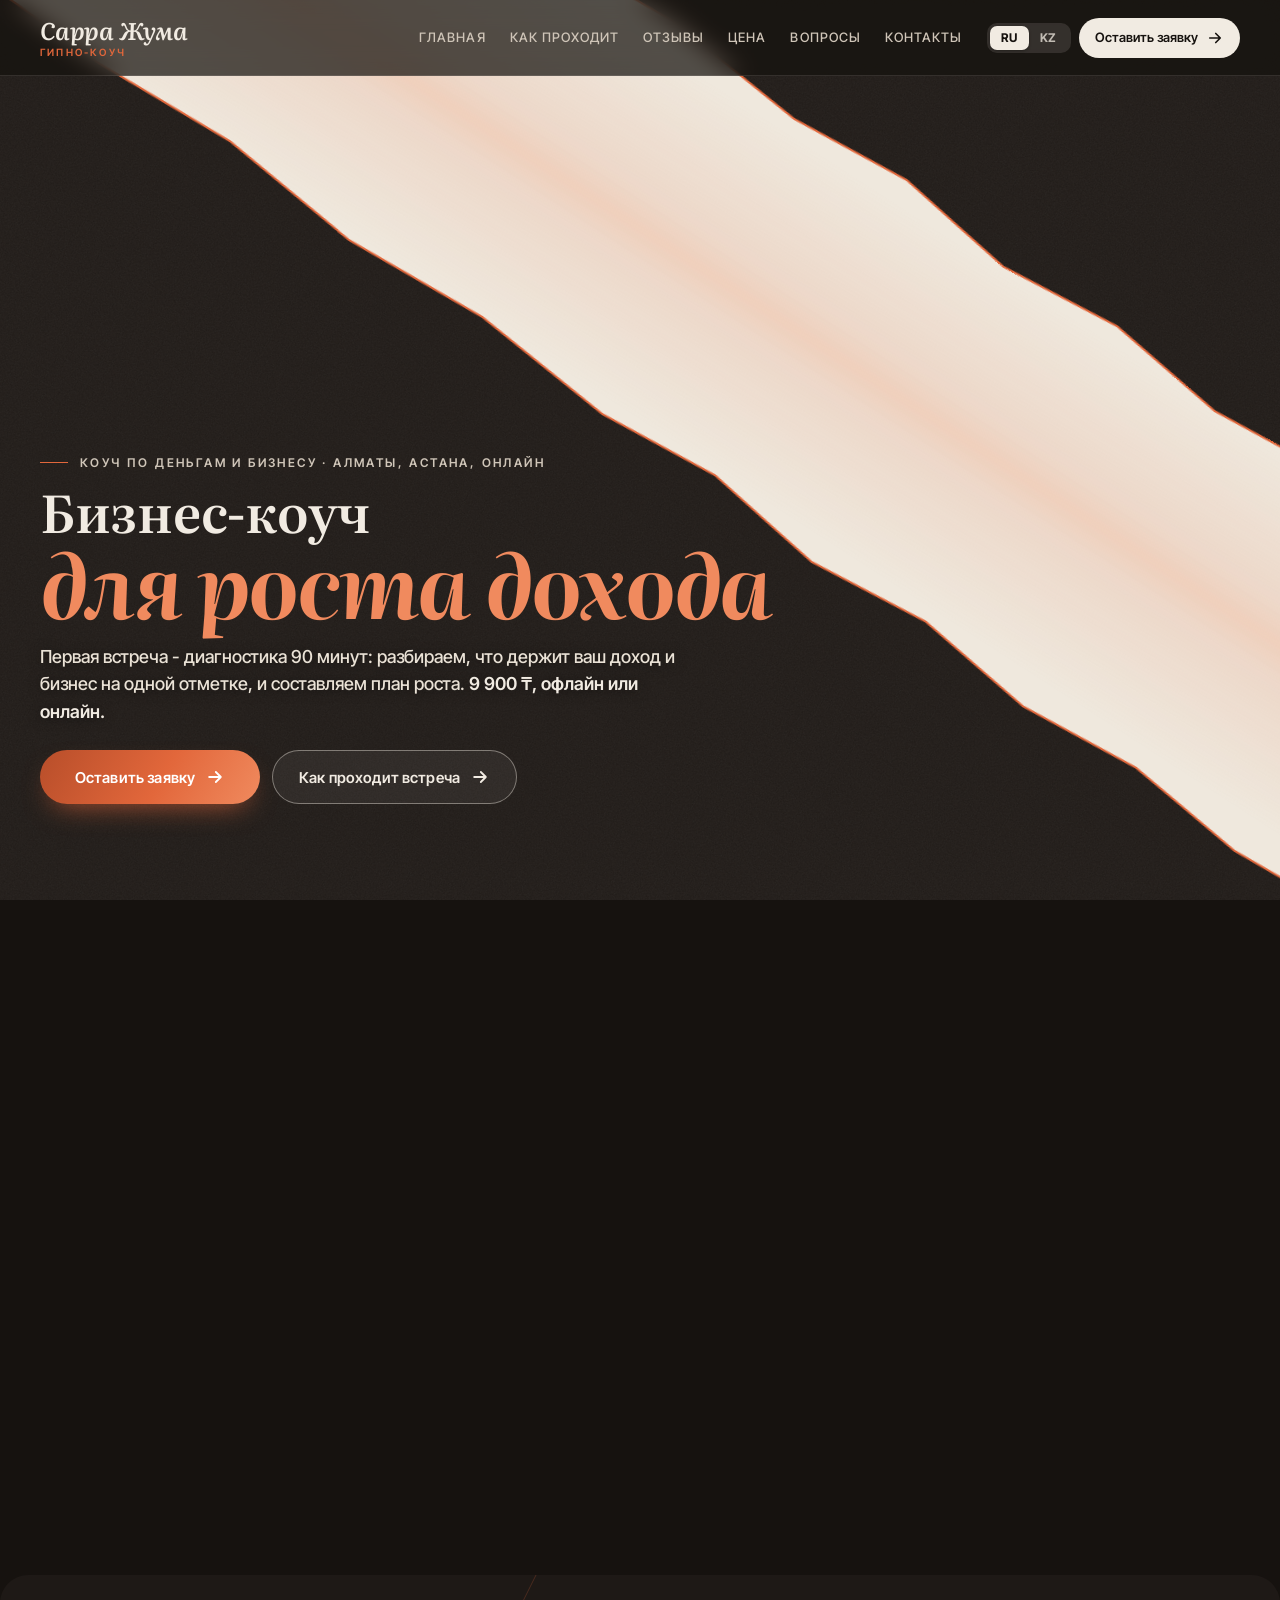
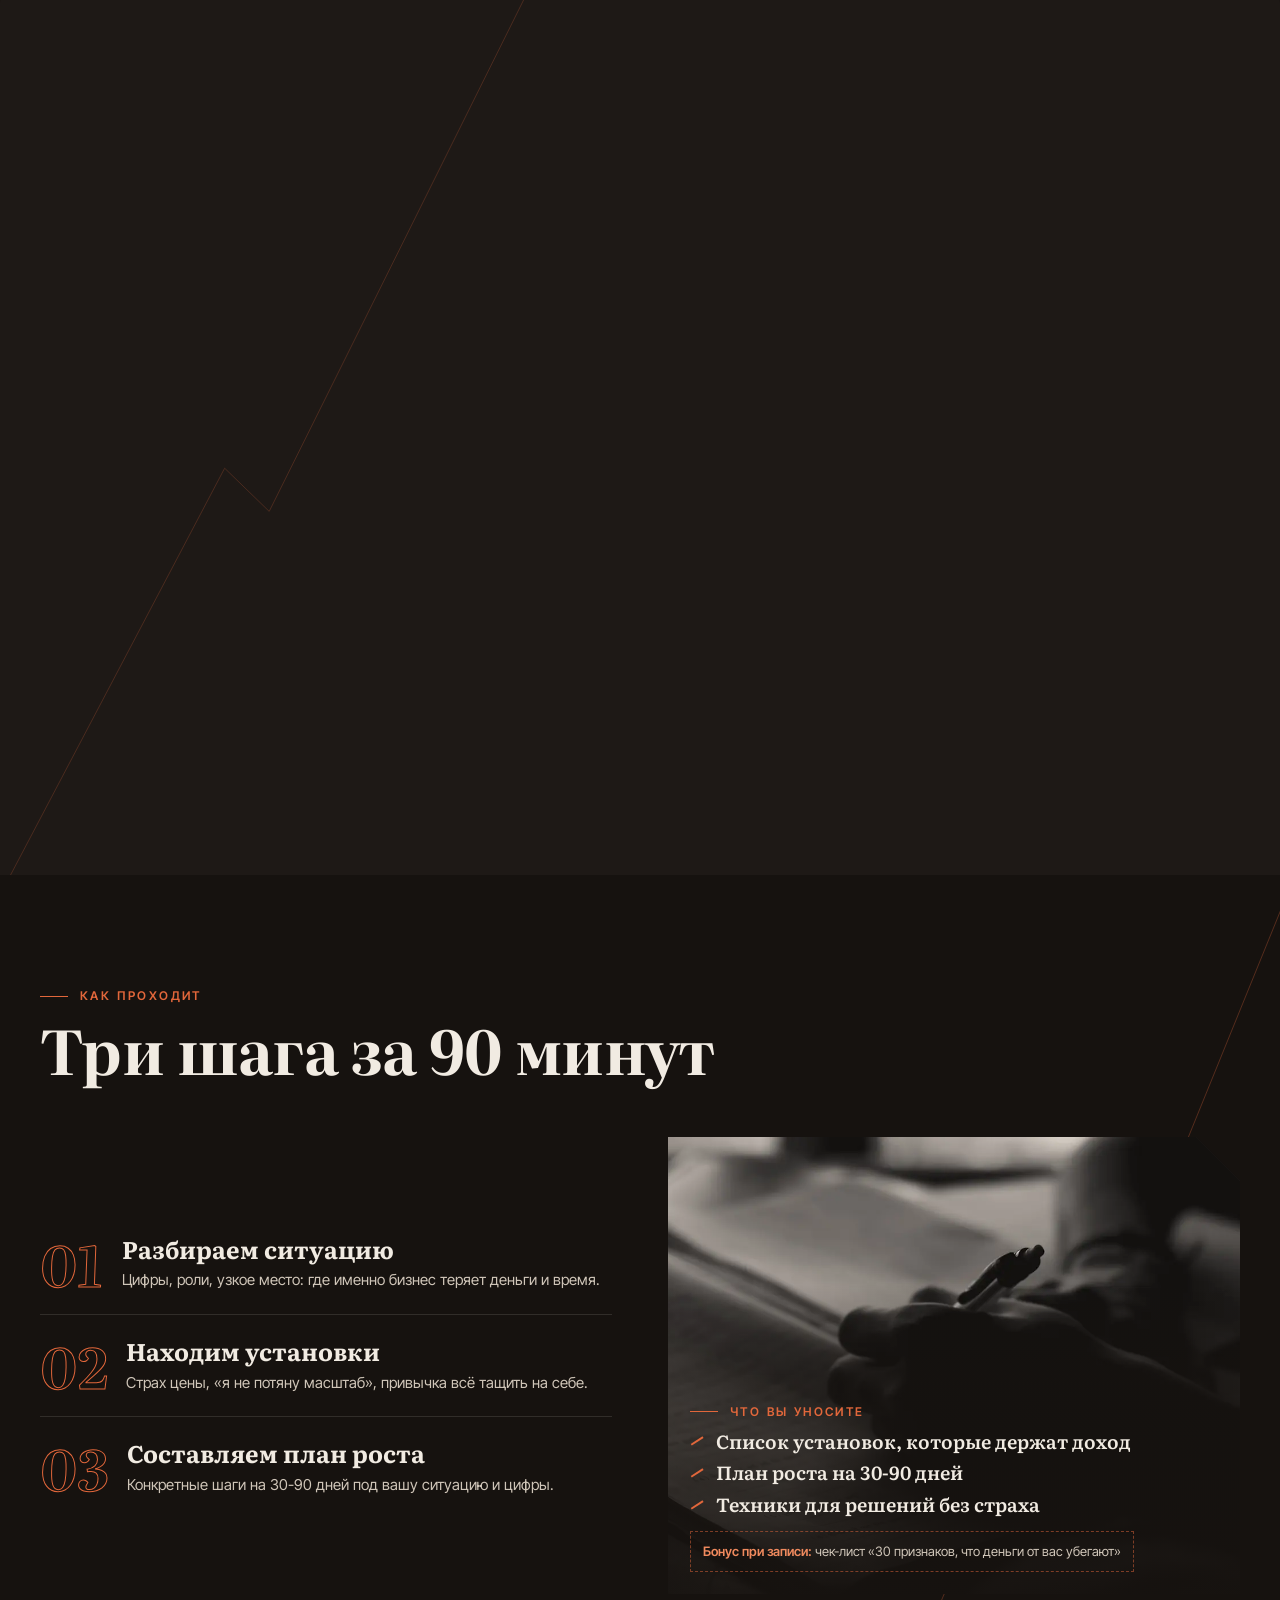
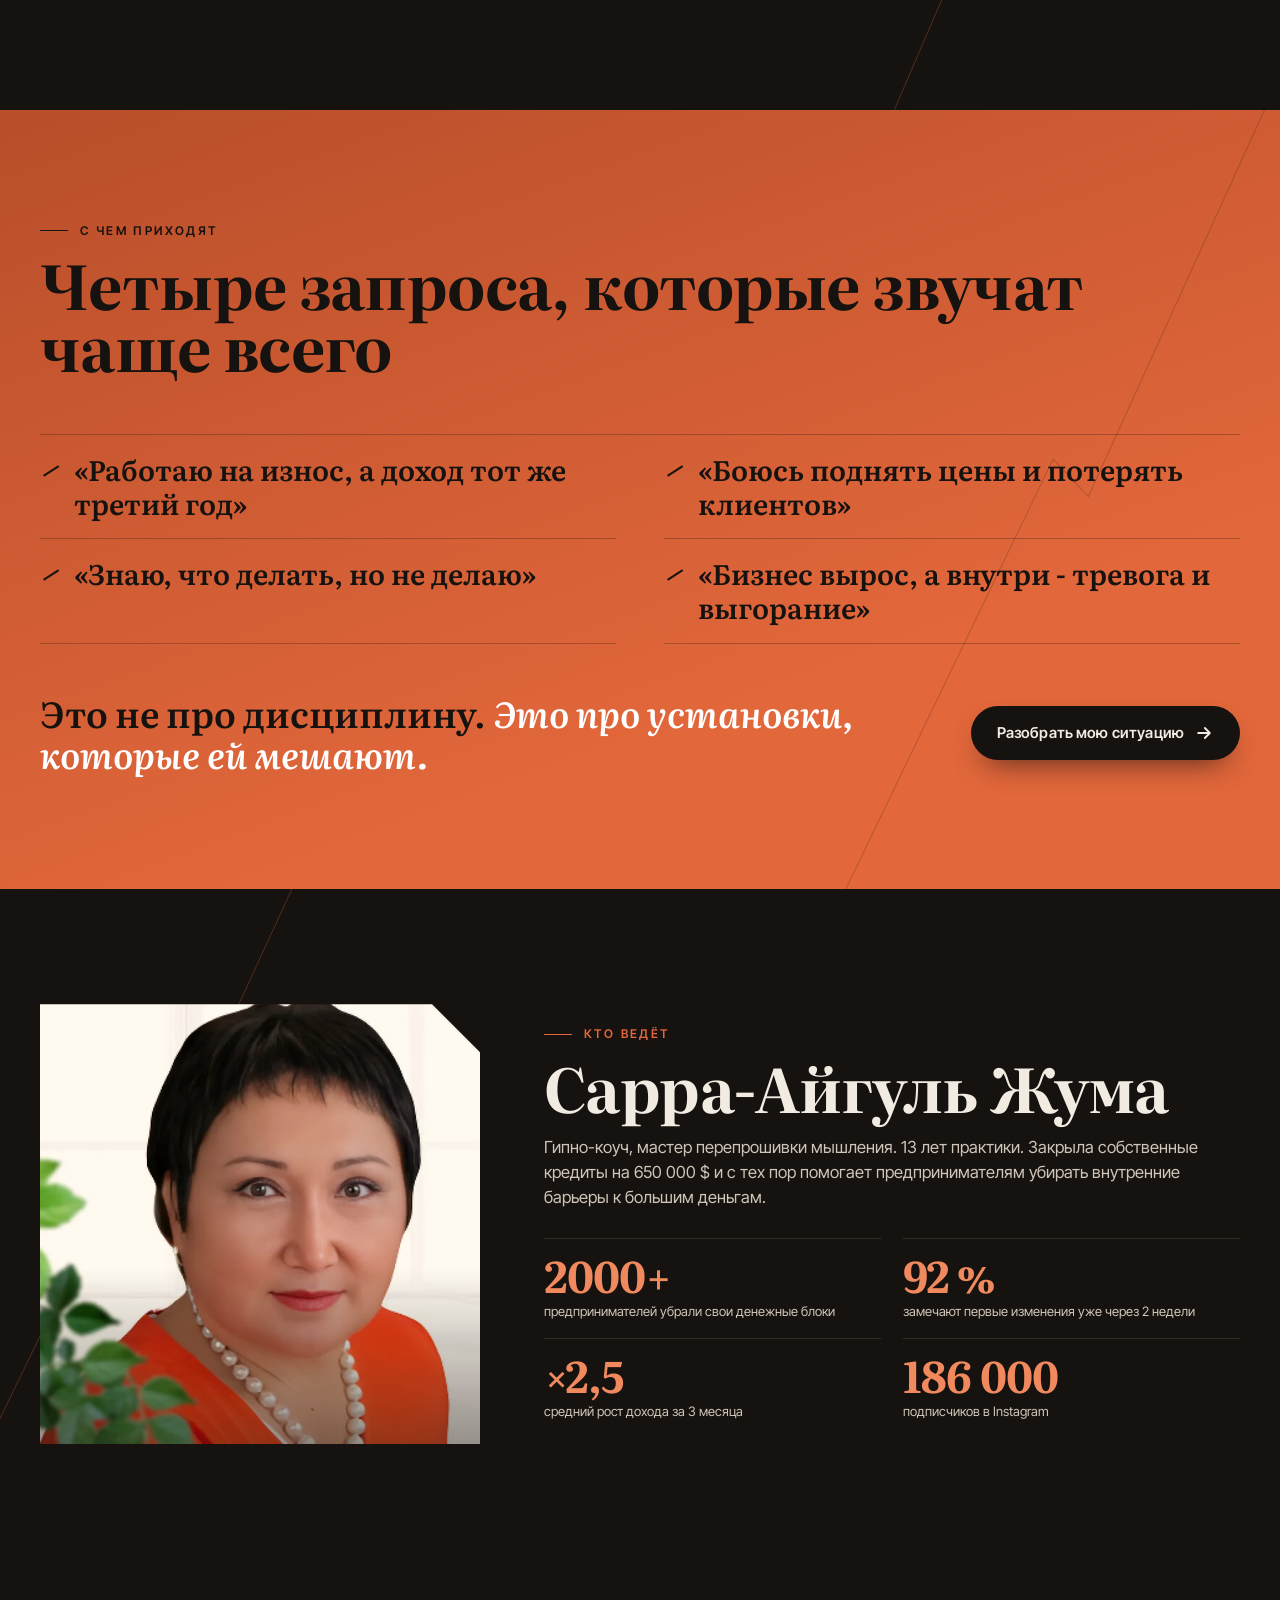
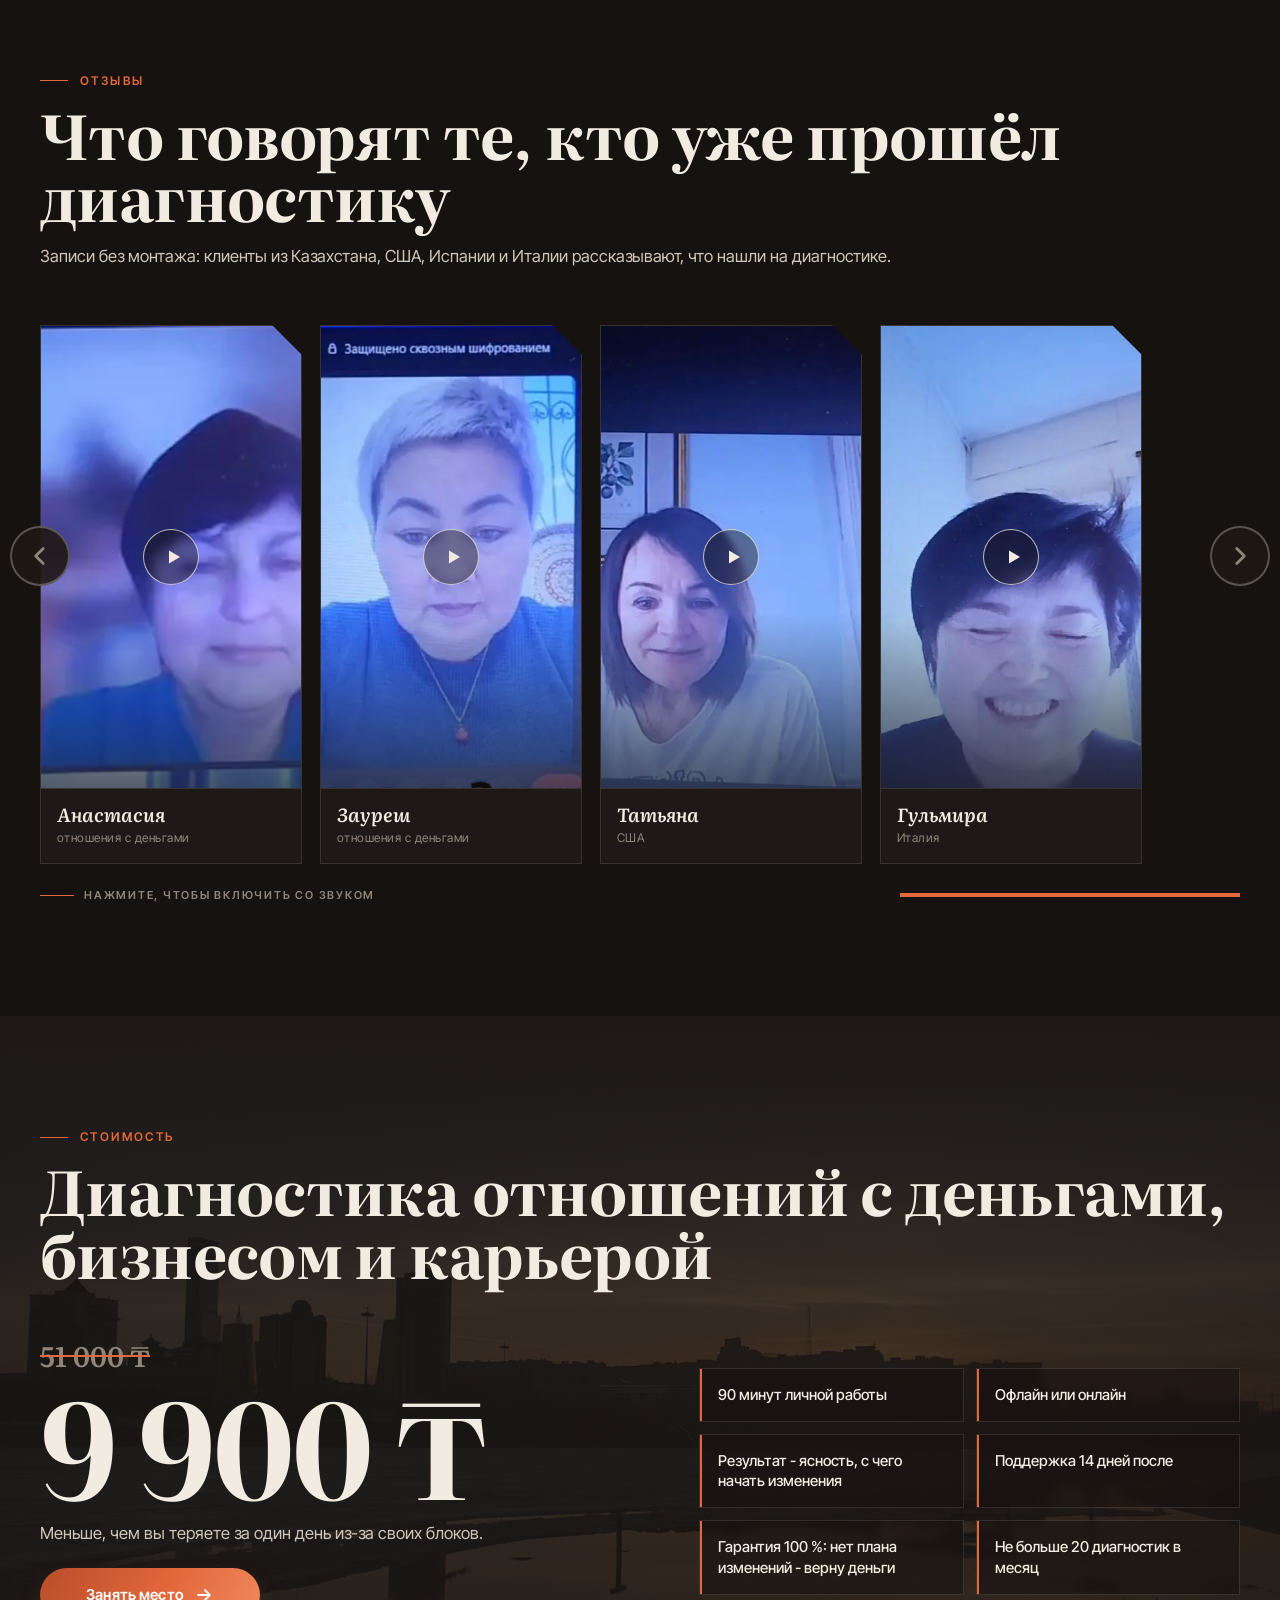
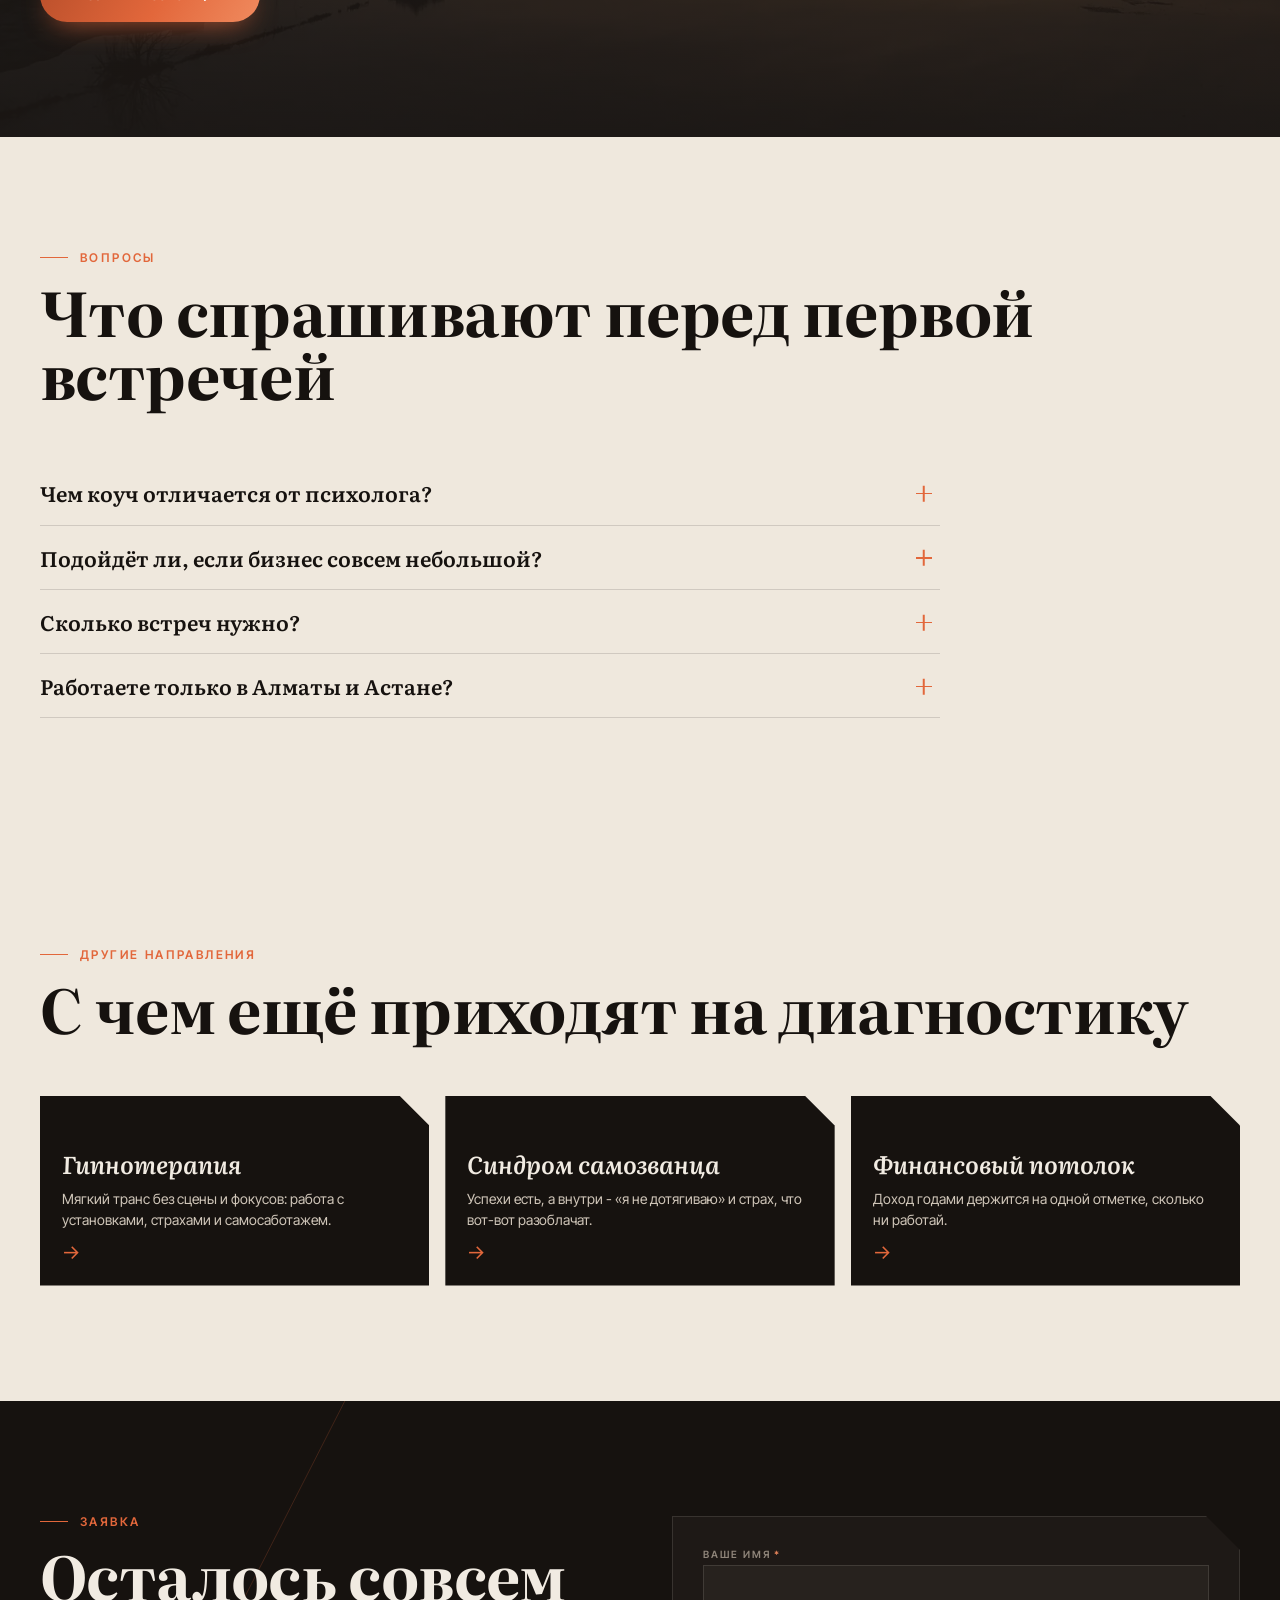
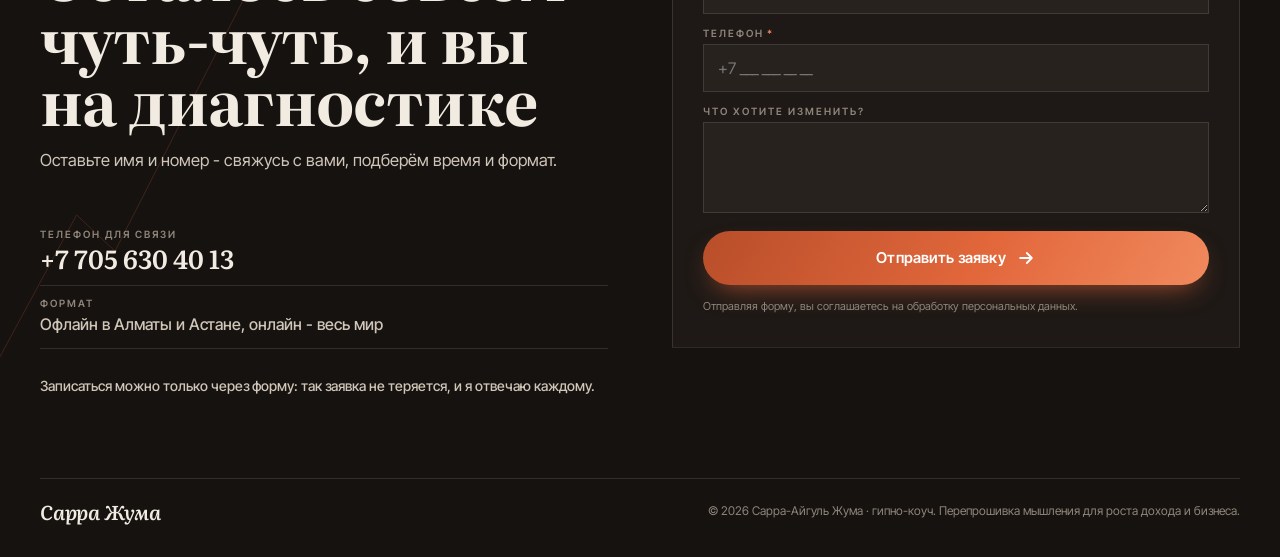
<file: biznes-kouch/index.html>
<!DOCTYPE html>
<html lang="ru">
<head>
<meta charset="UTF-8">
<meta name="viewport" content="width=device-width, initial-scale=1.0">
<meta name="format-detection" content="telephone=no">
<title data-i="m.title">Бизнес-коуч в Алматы и Астане - Сарра Жума, 13 лет практики</title>
<meta name="description" data-i-c="m.desc" content="Бизнес-коуч Сарра-Айгуль Жума: разбираем, что держит доход и бизнес на одной отметке. Первая встреча - диагностика 90 минут, офлайн или онлайн, 9 900 ₸. План роста и поддержка 14 дней.">
<!-- Google tag (gtag.js) - Google Ads AW-18437819356 -->
<script async src="https://www.googletagmanager.com/gtag/js?id=AW-18437819356"></script>
<script>
  window.dataLayer = window.dataLayer || [];
  function gtag(){dataLayer.push(arguments);}
  gtag('js', new Date());
  gtag('config', 'AW-18437819356');

  /* цели Google Ads */
  var AW_CONV = {
    tel:  'AW-18437819356/bW-0CO2ekfEcENyX69dE',   /* Интерактивные номера телефонов */
    form: 'AW-18437819356/AL3ICOqwkfEcENyX69dE',   /* Отправка формы для потенциальных клиентов */
    kont: 'AW-18437819356/WZsdCJ-qkfEcENyX69dE'    /* Контакт (WhatsApp, Instagram) */
  };
  function awReport(sendTo, url){
    var went = false;
    var go = function(){ if (went) return; went = true; if (typeof url !== 'undefined') window.location = url; };
    try {
      gtag('event', 'conversion', {
        'send_to': sendTo, 'value': 1.0, 'currency': 'USD', 'event_callback': go
      });
    } catch (e) { go(); return false; }
    if (typeof url !== 'undefined') setTimeout(go, 900);
    return false;
  }
  function gtag_report_conversion(url){ return awReport(AW_CONV.tel, url); }
</script>
<link rel="canonical" href="https://sarracoach.kz/biznes-kouch/">
<meta property="og:type" content="website">
<meta property="og:site_name" content="Сарра Жума · гипно-коуч">
<meta property="og:title" data-i-c="m.ogt" content="Бизнес-коуч Сарра Жума - диагностика за 90 минут">
<meta property="og:description" data-i-c="m.ogd" content="13 лет практики, 2000+ предпринимателей. Находим, что держит доход бизнеса, и даём план роста.">
<meta property="og:url" content="https://sarracoach.kz/biznes-kouch/">
<meta property="og:image" content="https://sarracoach.kz/assets/lp/kouch.webp">
<meta property="og:image:width" content="1600">
<meta property="og:image:height" content="900">
<meta property="og:locale" content="ru_RU">
<meta name="twitter:card" content="summary_large_image">
<meta name="theme-color" content="#16120F">
<link rel="icon" href="../favicon.ico" sizes="any">
<link rel="icon" type="image/png" sizes="512x512" href="../assets/icon-512.png">
<link rel="apple-touch-icon" href="../assets/apple-touch-icon.png">
<link rel="preconnect" href="https://fonts.googleapis.com">
<link rel="preconnect" href="https://fonts.gstatic.com" crossorigin>
<link href="https://fonts.googleapis.com/css2?family=Literata:ital,opsz,wght@0,7..72,600;0,7..72,700;1,7..72,600;1,7..72,700&family=Inter+Tight:wght@400;500;600&display=swap" rel="stylesheet">
<link rel="stylesheet" href="../styles.css?v=20260922-3">
<script type="application/ld+json">{"@context":"https://schema.org","@type":"Service","name":"Коучинг для предпринимателей и экспертов","serviceType":"Коучинг для предпринимателей и экспертов","url":"https://sarracoach.kz/biznes-kouch/","areaServed":"KZ","provider":{"@type":"Person","name":"Сарра-Айгуль Жума","jobTitle":"Гипно-коуч","telephone":"+77056304013","url":"https://sarracoach.kz/"},"offers":{"@type":"Offer","price":"9900","priceCurrency":"KZT","url":"https://sarracoach.kz/biznes-kouch/"}}</script>
<script type="application/ld+json">{"@context":"https://schema.org","@type":"BreadcrumbList","itemListElement":[{"@type":"ListItem","position":1,"name":"Главная","item":"https://sarracoach.kz/"},{"@type":"ListItem","position":2,"name":"Бизнес-коуч","item":"https://sarracoach.kz/biznes-kouch/"}]}</script>
<script type="application/ld+json">{"@context":"https://schema.org","@type":"FAQPage","mainEntity":[{"@type":"Question","name":"Чем коуч отличается от психолога?","acceptedAnswer":{"@type":"Answer","text":"Психолог чаще работает с прошлым и состоянием, коуч - с задачей и результатом. Я соединяю два подхода: нахожу установку из прошлого и сразу перевожу её в план действий."}},{"@type":"Question","name":"Подойдёт ли, если бизнес совсем небольшой?","acceptedAnswer":{"@type":"Answer","text":"Да. Ко мне приходят и соло-эксперты, и владельцы компаний с командами. Разбираем то, что есть сейчас, а не идеальную схему из книжки."}},{"@type":"Question","name":"Сколько встреч нужно?","acceptedAnswer":{"@type":"Answer","text":"Первая встреча самостоятельна: за 90 минут вы уходите с планом. Дальше - по желанию, кто-то продолжает работу, кому-то хватает одной диагностики."}},{"@type":"Question","name":"Работаете только в Алматы и Астане?","acceptedAnswer":{"@type":"Answer","text":"Офлайн - в Алматы и Астане, онлайн - из любой точки. Клиенты есть в США, Испании, Италии, Чехии и Кыргызстане."}}]}</script>
<script src="https://lead-bot.sultan-askarov-kz.workers.dev/t.js" data-site="sarracoach" defer></script>
</head>
<body>
<svg width="0" height="0" style="position:absolute" aria-hidden="true">
  <symbol id="ic-wa" viewBox="0 0 24 24"><path fill="currentColor" d="M17.472 14.382c-.297-.149-1.758-.867-2.03-.967-.273-.099-.471-.148-.67.15-.197.297-.767.966-.94 1.164-.173.199-.347.223-.644.075-.297-.15-1.255-.463-2.39-1.475-.883-.788-1.48-1.761-1.653-2.059-.173-.297-.018-.458.13-.606.134-.133.298-.347.446-.52.149-.174.198-.298.298-.497.099-.198.05-.371-.025-.52-.075-.149-.669-1.612-.916-2.207-.242-.579-.487-.5-.669-.51a12.8 12.8 0 0 0-.57-.01c-.198 0-.52.074-.792.372-.272.297-1.04 1.016-1.04 2.479 0 1.462 1.065 2.875 1.213 3.074.149.198 2.096 3.2 5.077 4.487.709.306 1.262.489 1.694.625.712.227 1.36.195 1.872.118.571-.085 1.758-.719 2.006-1.413.248-.694.248-1.289.173-1.413-.074-.124-.272-.198-.57-.347m-5.421 7.403h-.004a9.87 9.87 0 0 1-5.031-1.378l-.361-.214-3.741.982.998-3.648-.235-.374a9.86 9.86 0 0 1-1.51-5.26c.001-5.45 4.436-9.884 9.888-9.884 2.64 0 5.122 1.03 6.988 2.898a9.825 9.825 0 0 1 2.893 6.994c-.003 5.45-4.437 9.884-9.885 9.884m8.413-18.297A11.815 11.815 0 0 0 12.05 0C5.495 0 .16 5.335.157 11.892c0 2.096.547 4.142 1.588 5.945L.057 24l6.305-1.654a11.882 11.882 0 0 0 5.683 1.448h.005c6.554 0 11.89-5.335 11.893-11.893A11.821 11.821 0 0 0 20.465 3.49"/></symbol>
  <symbol id="ic-tel" viewBox="0 0 24 24"><path fill="currentColor" d="M6.6 10.8a15.1 15.1 0 0 0 6.6 6.6l2.2-2.2c.3-.3.7-.4 1-.2 1.1.4 2.3.6 3.6.6.6 0 1 .4 1 1V20c0 .6-.4 1-1 1A17 17 0 0 1 3 4c0-.6.4-1 1-1h3.5c.6 0 1 .4 1 1 0 1.3.2 2.5.6 3.6.1.3 0 .7-.2 1l-2.3 2.2z"/></symbol>
  <symbol id="ic-ig" viewBox="0 0 24 24"><path fill="none" stroke="currentColor" stroke-width="1.8" d="M7.5 3h9A4.5 4.5 0 0 1 21 7.5v9a4.5 4.5 0 0 1-4.5 4.5h-9A4.5 4.5 0 0 1 3 16.5v-9A4.5 4.5 0 0 1 7.5 3z"/><circle cx="12" cy="12" r="4" fill="none" stroke="currentColor" stroke-width="1.8"/><circle cx="17.3" cy="6.7" r="1.2" fill="currentColor"/></symbol>
  <symbol id="ic-arr" viewBox="0 0 24 24"><path fill="none" stroke="currentColor" stroke-width="2.2" stroke-linecap="round" stroke-linejoin="round" d="M5 12h14M13 6l6 6-6 6"/></symbol>
  <symbol id="ic-chk" viewBox="0 0 24 24"><path fill="none" stroke="currentColor" stroke-width="2.4" stroke-linecap="round" stroke-linejoin="round" d="M5 12.5l4.5 4.5L19 7.5"/></symbol>
  <symbol id="ic-fault" viewBox="0 0 100 100" preserveAspectRatio="none"><path fill="none" stroke="currentColor" stroke-width="1" vector-effect="non-scaling-stroke" d="M-5 118 L44 54 L50 58 L105 -18"/></symbol>
</svg>

<!-- ШАПКА -->
<header class="hdr" id="hdr">
  <div class="wrap hdr-in">
    <a class="logo" href="../" data-i-aria="a.home" aria-label="Сарра Жума, на главную">
      <span class="logo-n">Сарра Жума</span>
      <span class="logo-s" data-i="a.role">гипно-коуч</span>
    </a>
    <nav class="nav" id="nav" data-i-aria="a.nav" aria-label="Разделы страницы">
      <a href="../" data-i="nav.main">Главная</a>
      <a href="#kak" data-i="nav.kak">Как проходит</a>
      <a href="#otzyvy" data-i="nav.otz">Отзывы</a>
      <a href="#cena" data-i="nav.cena">Цена</a>
      <a href="#faq" data-i="nav.faq">Вопросы</a>
      <a href="#zayavka" data-i="nav.kont">Контакты</a>
    </nav>
    <div class="hdr-right">
      <div class="lang" role="group" data-i-aria="a.lang" aria-label="Язык сайта">
        <button type="button" data-lang="ru" class="is-active" aria-pressed="true" lang="ru">RU</button>
        <button type="button" data-lang="kk" aria-pressed="false">KZ</button>
      </div>
      <a class="call" href="#zayavka" data-i-aria="a.zay" aria-label="Оставить заявку">
        <span data-i="b.zay">Оставить заявку</span><svg aria-hidden="true"><use href="#ic-arr"/></svg>
      </a>
      <button class="burger" id="burger" type="button" data-i-aria="a.menu" aria-label="Меню" aria-expanded="false" aria-controls="mnav"><i></i><i></i><i></i></button>
    </div>
  </div>
</header>

<!-- МОБИЛЬНОЕ МЕНЮ -->
<div class="mnav" id="mnav">
  <div class="wrap">
    <a href="../" data-i="nav.main">Главная</a>
    <a href="#kak" data-i="nav.kak">Как проходит</a>
    <a href="#otzyvy" data-i="nav.otz">Отзывы</a>
    <a href="#cena" data-i="nav.cena">Цена</a>
    <a href="#faq" data-i="nav.faq">Вопросы</a>
    <a href="#zayavka" data-i="nav.kont">Контакты</a>
    <div class="mnav-cta">
      <a class="btn btn-p" href="#zayavka"><span data-i="b.zay">Оставить заявку</span><svg aria-hidden="true"><use href="#ic-arr"/></svg></a>
    </div>
  </div>
</div>

<main>

<!-- ГЕРОЙ -->
<div class="pw pw-hero" id="top">
<section class="plate hero">
  <div class="hero-bg" aria-hidden="true">
    <picture>
      <source media="(max-width:760px)" srcset="../assets/lp/kouch-m.webp">
      <img src="../assets/lp/kouch.webp" alt="" width="1600" height="900" fetchpriority="high" decoding="async">
    </picture>
  </div>

  <div class="hero-cap" aria-hidden="true">
    <b>Сарра-Айгуль Жума</b>
    <span data-i="h.cap">гипно-коуч · 13 лет практики · 2000+ предпринимателей</span>
  </div>

  <div class="crack" aria-hidden="true">
    <div class="glow"></div>
    <div class="slab slab-a"><b></b><i></i></div>
    <div class="slab slab-b"><b></b><i></i></div>
  </div>

  <div class="hero-txt">
    <p class="kick" data-i="h.kick">Коуч по деньгам и бизнесу · Алматы, Астана, онлайн</p>
    <h1 class="h1"><span class="h1-a" data-i="h.h1a">Бизнес-коуч</span> <em class="h1-b" data-i="h.h1b">для роста дохода</em></h1>
    <p class="lead" data-i="h.lead">Первая встреча - диагностика 90 минут: разбираем, что держит ваш доход и бизнес на одной отметке, и составляем план роста. <em>9 900 ₸, офлайн или онлайн.</em></p>
    <div class="cta">
      <a class="btn btn-p" href="#zayavka"><span data-i="b.zay">Оставить заявку</span><svg aria-hidden="true"><use href="#ic-arr"/></svg></a>
      <a class="btn btn-g" href="#kak"><span data-i="b.kak">Как проходит встреча</span><svg aria-hidden="true"><use href="#ic-arr"/></svg></a>
    </div>
  </div>

</section>
</div>

<!-- ПЛИТА «БОЛИ» -->
<div class="pw" id="boli">
<section class="plate st-plate">
  <svg class="fault fault-1" aria-hidden="true"><use href="#ic-fault"/></svg>
  <div class="wrap txt">
    <p class="kick" data-i="s.bl.k">Знакомо?</p>
    <h2 data-i="s.bl.h">Работаете больше, а бизнес не растёт</h2>
    <ul class="pains">
      <li data-i="bl.1">Бизнес держится на вас, отпуск невозможен</li>
      <li data-i="bl.2">Доход упёрся в потолок, хотя команда работает</li>
      <li data-i="bl.3">Поднять цены страшно: вдруг уйдут клиенты</li>
      <li data-i="bl.4">Берёте больше проектов, а денег больше не становится</li>
      <li data-i="bl.5">Решения откладываются неделями: страшно ошибиться</li>
      <li data-i="bl.6">Конкуренты слабее, а клиенты почему-то у них</li>
    </ul>
    <p class="verdict" data-i="s.bl.v">Проблема редко в стратегии. <em>Чаще - в том, кто её выполняет.</em></p>
  </div>
</section>
</div>

<!-- КАК ПРОХОДИТ -->
<section class="sec sec-dark" id="kak">
  <svg class="fault fault-2" aria-hidden="true"><use href="#ic-fault"/></svg>
  <div class="wrap">
    <div class="sec-head rv">
      <p class="kick" data-i="s.rz.k">Как проходит</p>
      <h2 data-i="s.rz.h">Три шага за 90 минут</h2>
    </div>
    <div class="rz">
      <ol class="steps rv">
        <li><span class="n">01</span><div><h3 data-i="st.1.h">Разбираем ситуацию</h3><p data-i="st.1.p">Цифры, роли, узкое место: где именно бизнес теряет деньги и время.</p></div></li>
        <li><span class="n">02</span><div><h3 data-i="st.2.h">Находим установки</h3><p data-i="st.2.p">Страх цены, «я не потяну масштаб», привычка всё тащить на себе.</p></div></li>
        <li><span class="n">03</span><div><h3 data-i="st.3.h">Составляем план роста</h3><p data-i="st.3.p">Конкретные шаги на 30-90 дней под вашу ситуацию и цифры.</p></div></li>
      </ol>
      <figure class="take rv">
        <img src="../assets/plan.webp" data-i-alt="a.plan" alt="Рука записывает план в блокнот при тёплом свете" width="1200" height="800" loading="lazy" decoding="async">
        <figcaption>
          <p class="kick" data-i="s.tk.k">Что вы уносите</p>
          <ul>
            <li data-i="tk.1">Список установок, которые держат доход</li>
            <li data-i="tk.2">План роста на 30-90 дней</li>
            <li data-i="tk.3">Техники для решений без страха</li>
          </ul>
          <p class="bonus" data-i="tk.b"><b>Бонус при записи:</b> чек-лист «30 признаков, что деньги от вас убегают»</p>
        </figcaption>
      </figure>
    </div>
  </div>
</section>

<!-- ТЕМАТИЧЕСКИЙ БЛОК -->
<section class="sec sec-acc" id="razbor">
  <svg class="fault fault-6" aria-hidden="true"><use href="#ic-fault"/></svg>
  <div class="wrap">
    <div class="sec-head rv">
      <p class="kick" data-i="s.ac.k">С чем приходят</p>
      <h2 data-i="s.ac.h">Четыре запроса, которые звучат чаще всего</h2>
    </div>
    <ul class="imp rv">
      <li data-i="ac.1">«Работаю на износ, а доход тот же третий год»</li>
      <li data-i="ac.2">«Боюсь поднять цены и потерять клиентов»</li>
      <li data-i="ac.3">«Знаю, что делать, но не делаю»</li>
      <li data-i="ac.4">«Бизнес вырос, а внутри - тревога и выгорание»</li>
    </ul>
    <div class="imp-foot rv">
      <p class="verdict" data-i="s.ac.v">Это не про дисциплину. <em>Это про установки, которые ей мешают.</em></p>
      <div class="cta">
        <a class="btn btn-ink" href="#zayavka"><span data-i="b.blok">Разобрать мою ситуацию</span><svg aria-hidden="true"><use href="#ic-arr"/></svg></a>
      </div>
    </div>
  </div>
</section>

<!-- КТО ВЕДЁТ -->
<section class="sec sec-dark" id="o-sarre">
  <svg class="fault fault-3" aria-hidden="true"><use href="#ic-fault"/></svg>
  <div class="wrap about">
    <figure class="about-ph rv">
      <img src="../assets/sarra.webp" data-i-alt="a.sarra" alt="Сарра-Айгуль Жума, гипно-коуч" width="800" height="800" loading="lazy" decoding="async">
    </figure>
    <div class="about-txt">
      <div class="sec-head rv">
        <p class="kick" data-i="s.ab.k">Кто ведёт</p>
        <h2>Сарра-Айгуль Жума</h2>
        <p class="sec-lead" data-i="s.ab.p">Гипно-коуч, мастер перепрошивки мышления. 13 лет практики. Закрыла собственные кредиты на 650 000 $ и с тех пор помогает предпринимателям убирать внутренние барьеры к большим деньгам.</p>
      </div>
      <ul class="stats rv">
        <li><b>2000+</b><span data-i="st.a">предпринимателей убрали свои денежные блоки</span></li>
        <li><b>92 %</b><span data-i="st.b">замечают первые изменения уже через 2 недели</span></li>
        <li><b>×2,5</b><span data-i="st.c">средний рост дохода за 3 месяца</span></li>
        <li><b>186 000</b><span data-i="st.d">подписчиков в Instagram</span></li>
      </ul>
    </div>
  </div>
</section>

<!-- ОТЗЫВЫ -->
<section class="sec sec-dark" id="otzyvy">
  <div class="wrap">
    <div class="sec-head rv">
      <p class="kick" data-i="s.oz.k">Отзывы</p>
      <h2 data-i="s.oz.h">Что говорят те, кто уже прошёл диагностику</h2>
      <p class="sec-lead" data-i="s.oz.p">Записи без монтажа: клиенты из Казахстана, США, Испании и Италии рассказывают, что нашли на диагностике.</p>
    </div>
    <div class="otz-wrap">
      <div class="otz" id="otz">
      <figure class="otz-i rv">
        <button class="otz-slot" type="button" data-full="../assets/otz/otz-04.mp4" data-poster="../assets/otz/otz-04.webp" data-i-aria="a.play" aria-label="Смотреть видео-отзыв">
          <img src="../assets/otz/otz-04.webp" alt="" width="480" height="854" loading="lazy" decoding="async">
          <video class="otz-loop" data-src="../assets/otz/otz-04-loop.mp4" muted playsinline loop preload="none" tabindex="-1" aria-hidden="true"></video>
          <span class="otz-play" aria-hidden="true"><svg viewBox="0 0 24 24"><path d="M8 5.5v13l11-6.5z"/></svg></span>
        </button>
        <figcaption>
          <b data-i="oz.04.n">Анастасия</b>
          <span data-i="oz.04.r">отношения с деньгами</span>
        </figcaption>
      </figure>
      <figure class="otz-i rv">
        <button class="otz-slot" type="button" data-full="../assets/otz/otz-05.mp4" data-poster="../assets/otz/otz-05.webp" data-i-aria="a.play" aria-label="Смотреть видео-отзыв">
          <img src="../assets/otz/otz-05.webp" alt="" width="480" height="854" loading="lazy" decoding="async">
          <video class="otz-loop" data-src="../assets/otz/otz-05-loop.mp4" muted playsinline loop preload="none" tabindex="-1" aria-hidden="true"></video>
          <span class="otz-play" aria-hidden="true"><svg viewBox="0 0 24 24"><path d="M8 5.5v13l11-6.5z"/></svg></span>
        </button>
        <figcaption>
          <b data-i="oz.05.n">Зауреш</b>
          <span data-i="oz.05.r">отношения с деньгами</span>
        </figcaption>
      </figure>
      <figure class="otz-i rv">
        <button class="otz-slot" type="button" data-full="../assets/otz/otz-06.mp4" data-poster="../assets/otz/otz-06.webp" data-i-aria="a.play" aria-label="Смотреть видео-отзыв">
          <img src="../assets/otz/otz-06.webp" alt="" width="480" height="854" loading="lazy" decoding="async">
          <video class="otz-loop" data-src="../assets/otz/otz-06-loop.mp4" muted playsinline loop preload="none" tabindex="-1" aria-hidden="true"></video>
          <span class="otz-play" aria-hidden="true"><svg viewBox="0 0 24 24"><path d="M8 5.5v13l11-6.5z"/></svg></span>
        </button>
        <figcaption>
          <b data-i="oz.06.n">Татьяна</b>
          <span data-i="oz.06.r">США</span>
        </figcaption>
      </figure>
      <figure class="otz-i rv">
        <button class="otz-slot" type="button" data-full="../assets/otz/otz-08.mp4" data-poster="../assets/otz/otz-08.webp" data-i-aria="a.play" aria-label="Смотреть видео-отзыв">
          <img src="../assets/otz/otz-08.webp" alt="" width="480" height="854" loading="lazy" decoding="async">
          <video class="otz-loop" data-src="../assets/otz/otz-08-loop.mp4" muted playsinline loop preload="none" tabindex="-1" aria-hidden="true"></video>
          <span class="otz-play" aria-hidden="true"><svg viewBox="0 0 24 24"><path d="M8 5.5v13l11-6.5z"/></svg></span>
        </button>
        <figcaption>
          <b data-i="oz.08.n">Гульмира</b>
          <span data-i="oz.08.r">Италия</span>
        </figcaption>
      </figure>
      </div>
      <button class="otz-nav prev" id="otzprev" type="button" data-i-aria="a.prev" aria-label="Предыдущие отзывы" disabled>
        <svg viewBox="0 0 24 24" aria-hidden="true"><path fill="none" stroke="currentColor" stroke-width="2" stroke-linecap="round" stroke-linejoin="round" d="M15 5l-7 7 7 7"/></svg>
      </button>
      <button class="otz-nav next" id="otznext" type="button" data-i-aria="a.next" aria-label="Следующие отзывы">
        <svg viewBox="0 0 24 24" aria-hidden="true"><path fill="none" stroke="currentColor" stroke-width="2" stroke-linecap="round" stroke-linejoin="round" d="M9 5l7 7-7 7"/></svg>
      </button>
    </div>
    <div class="otz-foot rv">
      <p class="otz-hint" data-i="oz.hint">Нажмите, чтобы включить со звуком</p>
      <div class="otz-bar" aria-hidden="true"><i id="otzbar"></i></div>
    </div>
  </div>
</section>

<!-- ЦЕНА -->
<section class="sec sec-cena" id="cena">
  <div class="cena-bg" aria-hidden="true"><img src="../assets/city.webp" alt="" width="1600" height="900" loading="lazy" decoding="async"></div>
  <div class="wrap">
    <div class="sec-head rv">
      <p class="kick" data-i="s.cn.k">Стоимость</p>
      <h2 data-i="s.cn.h">Диагностика отношений с деньгами, бизнесом и карьерой</h2>
    </div>
    <div class="cena rv">
      <div class="price">
        <s>51 000 ₸</s>
        <b>9 900 ₸</b>
        <p data-i="cn.note">Меньше, чем вы теряете за один день из-за своих блоков.</p>
        <div class="cta">
          <a class="btn btn-p" href="#zayavka"><span data-i="b.seat">Занять место</span><svg aria-hidden="true"><use href="#ic-arr"/></svg></a>
        </div>
      </div>
      <ul class="terms">
        <li data-i="cn.1">90 минут личной работы</li>
        <li data-i="cn.2">Офлайн или онлайн</li>
        <li data-i="cn.3">Результат - ясность, с чего начать изменения</li>
        <li data-i="cn.4">Поддержка 14 дней после</li>
        <li data-i="cn.5">Гарантия 100 %: нет плана изменений - верну деньги</li>
        <li data-i="cn.6">Не больше 20 диагностик в месяц</li>
      </ul>
    </div>
  </div>
</section>

<!-- ВОПРОСЫ -->
<section class="sec sec-bone" id="faq">
  <div class="wrap wrap-n">
    <div class="sec-head rv">
      <p class="kick" data-i="s.fq.k">Вопросы</p>
      <h2 data-i="s.fq.h">Что спрашивают перед первой встречей</h2>
    </div>
    <div class="faq rv">
      <details><summary data-i="q.1">Чем коуч отличается от психолога?</summary><p data-i="q.1.a">Психолог чаще работает с прошлым и состоянием, коуч - с задачей и результатом. Я соединяю два подхода: нахожу установку из прошлого и сразу перевожу её в план действий.</p></details>
      <details><summary data-i="q.2">Подойдёт ли, если бизнес совсем небольшой?</summary><p data-i="q.2.a">Да. Ко мне приходят и соло-эксперты, и владельцы компаний с командами. Разбираем то, что есть сейчас, а не идеальную схему из книжки.</p></details>
      <details><summary data-i="q.3">Сколько встреч нужно?</summary><p data-i="q.3.a">Первая встреча самостоятельна: за 90 минут вы уходите с планом. Дальше - по желанию, кто-то продолжает работу, кому-то хватает одной диагностики.</p></details>
      <details><summary data-i="q.4">Работаете только в Алматы и Астане?</summary><p data-i="q.4.a">Офлайн - в Алматы и Астане, онлайн - из любой точки. Клиенты есть в США, Испании, Италии, Чехии и Кыргызстане.</p></details>
    </div>
  </div>
</section>

<!-- ДРУГИЕ НАПРАВЛЕНИЯ -->
<section class="sec sec-bone" id="napravleniya">
  <div class="wrap">
    <div class="sec-head rv">
      <p class="kick" data-i="s.dr.k">Другие направления</p>
      <h2 data-i="s.dr.h">С чем ещё приходят на диагностику</h2>
    </div>
  </div>
  <div class="strip-wrap">
    <ul class="progs cards">
            <li class="prog rv"><a href="../gipnoterapiya/"><h3 data-i="dr.2.h">Гипнотерапия</h3><p data-i="dr.2.p">Мягкий транс без сцены и фокусов: работа с установками, страхами и самосаботажем.</p></a></li>
      <li class="prog rv"><a href="../sindrom-samozvantsa/"><h3 data-i="dr.3.h">Синдром самозванца</h3><p data-i="dr.3.p">Успехи есть, а внутри - «я не дотягиваю» и страх, что вот-вот разоблачат.</p></a></li>
      <li class="prog rv"><a href="../finansovyy-potolok/"><h3 data-i="dr.4.h">Финансовый потолок</h3><p data-i="dr.4.p">Доход годами держится на одной отметке, сколько ни работай.</p></a></li>
    </ul>
  </div>
</section>

<!-- ЗАЯВКА И КОНТАКТЫ -->
<section class="sec sec-dark sec-kont" id="zayavka">
  <svg class="fault fault-5" aria-hidden="true"><use href="#ic-fault"/></svg>
  <div class="wrap kont">
    <div class="kont-l">
      <div class="sec-head rv">
        <p class="kick" data-i="s.za.k">Заявка</p>
        <h2 data-i="s.za.h">Осталось совсем чуть-чуть, и вы на диагностике</h2>
        <p class="sec-lead" data-i="s.za.p">Оставьте имя и номер - свяжусь с вами, подберём время и формат.</p>
      </div>
      <ul class="kont-list rv">
        <li><span data-i="k.tel">Телефон для связи</span><span class="val">+7 705 630 40 13</span></li>
        <li><span data-i="k.fmt">Формат</span><span class="val sm" data-i="k.fmt.v">Офлайн в Алматы и Астане, онлайн - весь мир</span></li>
      </ul>
      <p class="kont-note rv" data-i="k.note">Записаться можно только через форму: так заявка не теряется, и я отвечаю каждому.</p>
    </div>
    <form class="form rv" id="form" novalidate>
      <label><span data-i="f.name">Ваше имя</span><span class="req" aria-hidden="true">*</span><input type="text" name="name" autocomplete="name" required maxlength="60"></label>
      <label><span data-i="f.phone">Телефон</span><span class="req" aria-hidden="true">*</span><input type="tel" name="phone" autocomplete="tel" inputmode="tel" required aria-required="true" placeholder="+7 ___ ___ __ __"></label>
      <label><span data-i="f.msg">Что хотите изменить?</span><textarea name="msg" rows="3" maxlength="500"></textarea></label>
      <label class="hp" aria-hidden="true">Не заполняйте<input type="text" name="website" tabindex="-1" autocomplete="off"></label>
      <button class="btn btn-p" type="submit"><span data-i="f.send">Отправить заявку</span><svg aria-hidden="true"><use href="#ic-arr"/></svg></button>
      <p class="f-consent" data-i="f.cons">Отправляя форму, вы соглашаетесь на обработку персональных данных.</p>
      <p class="f-err" id="ferr" hidden data-i="f.err">Укажите имя и номер телефона.</p>
      <p class="f-ok" id="fok" hidden data-i="f.ok">Спасибо! Заявка принята - свяжусь с вами в ближайшее время.</p>
    </form>
  </div>
  <footer class="wrap foot">
    <span class="logo-n">Сарра Жума</span>
    <p data-i="f.copy">© 2026 Сарра-Айгуль Жума · гипно-коуч. Перепрошивка мышления для роста дохода и бизнеса.</p>
  </footer>
</section>

</main>

<!-- ПЛЕЕР ВИДЕО-ОТЗЫВА -->
<div class="vmod" id="vmod" role="dialog" aria-modal="true" data-i-aria="a.vmod" aria-label="Видео-отзыв">
  <button class="vmod-x" id="vmodx" type="button" data-i-aria="a.close" aria-label="Закрыть">
    <svg viewBox="0 0 24 24" aria-hidden="true"><path fill="none" stroke="currentColor" stroke-width="2" stroke-linecap="round" d="M6 6l12 12M18 6L6 18"/></svg>
  </button>
  <div class="vmod-in">
    <video id="vmodv" controls playsinline preload="none"></video>
    <p class="vmod-cap" id="vmodc"></p>
  </div>
</div>

<!-- ЛИПКАЯ ПАНЕЛЬ НА МОБИЛЬНОМ -->
<div class="bar bar-one" id="bar">
  <a href="#zayavka"><span data-i="b.zay">Оставить заявку</span><svg aria-hidden="true"><use href="#ic-arr"/></svg></a>
</div>

<!-- тексты WhatsApp этой страницы (русские; казахские - в assets/lang/biznes-kouch-kk.js) -->
<script>window.SITE_WA_RU = {"hero": "Здравствуйте, Сарра! Хочу к бизнес-коучу: разобрать, что держит доход. Записываюсь на диагностику 90 минут.", "blok": "Здравствуйте, Сарра! Хочу разобрать ситуацию в бизнесе на диагностике.", "cena": "Здравствуйте, Сарра! Хочу занять место на диагностику за 9 900 ₸ (бизнес и доход).", "kont": "Здравствуйте, Сарра! Пишу со страницы про бизнес-коучинг. Хочу записаться на диагностику."};</script>
<script src="../script.js?v=20260922-3" data-kk="assets/lang/biznes-kouch-kk.js" defer></script>
</body>
</html>
</file>
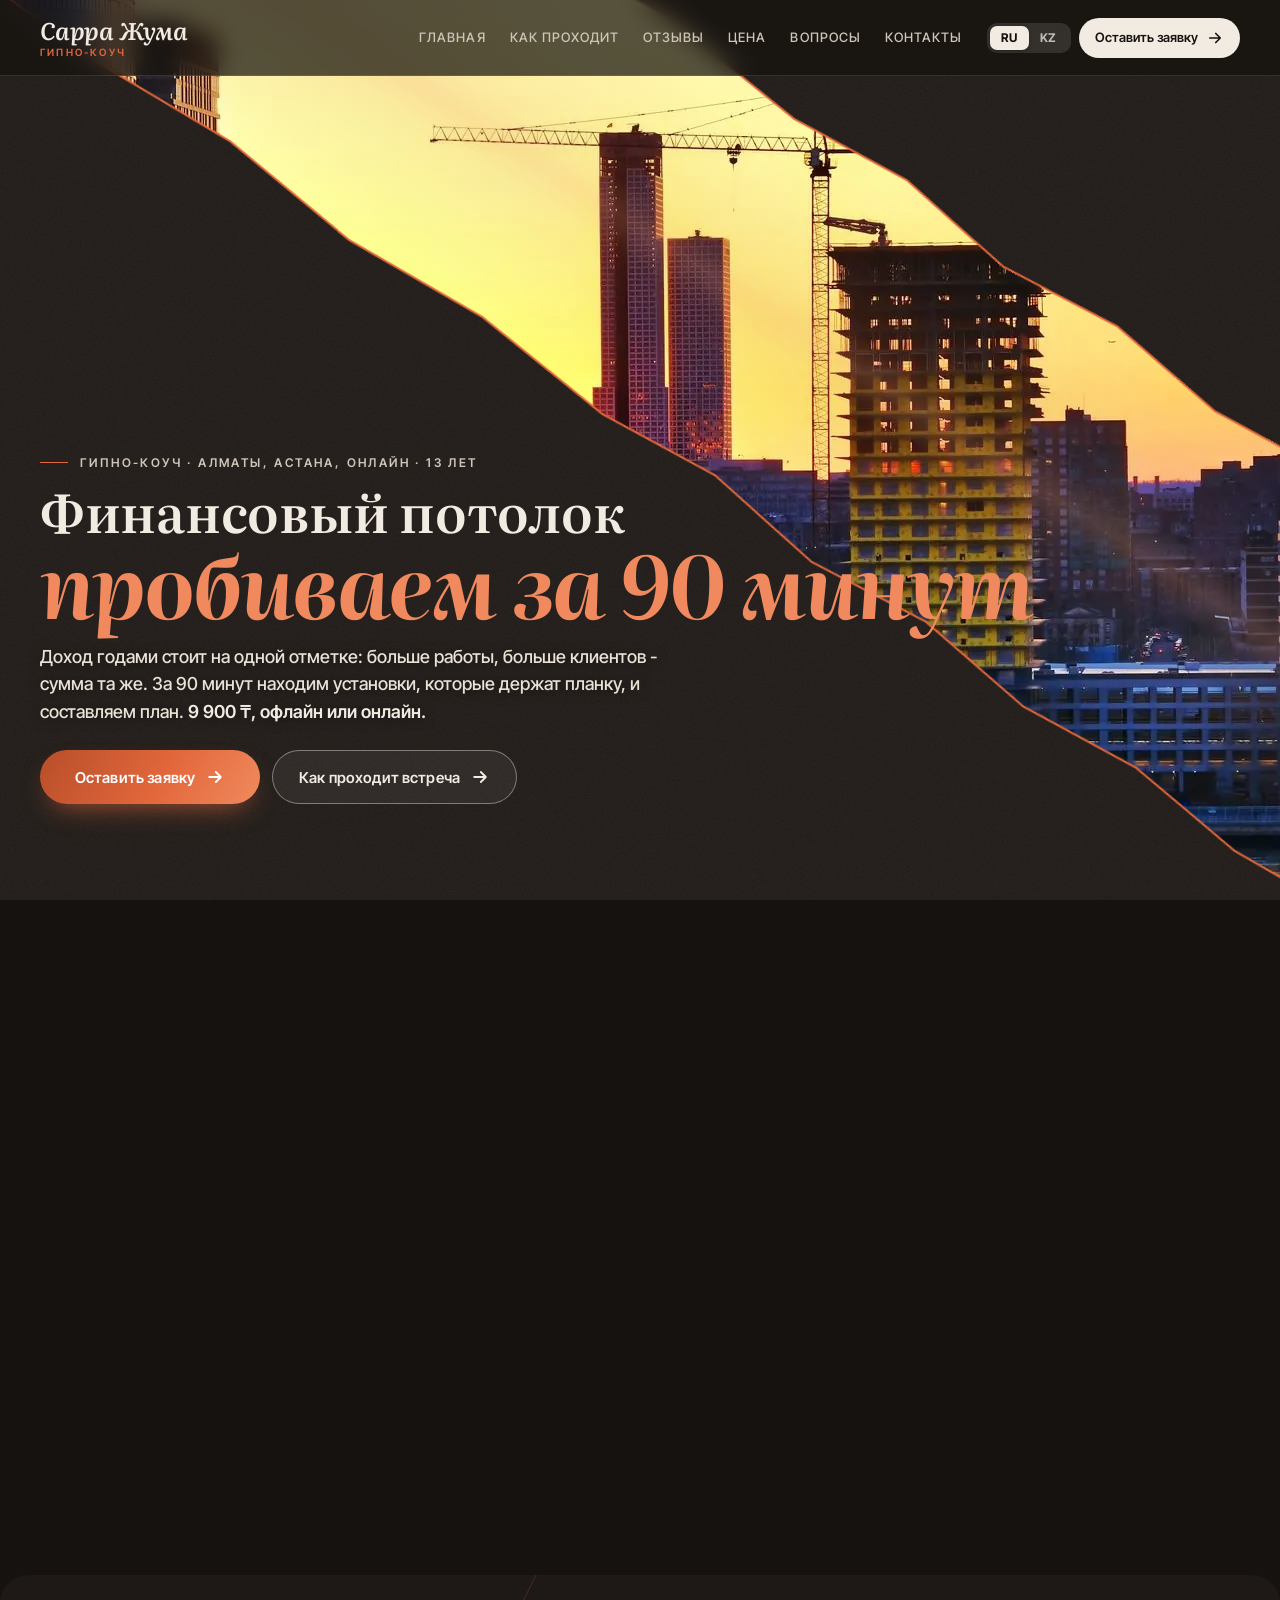
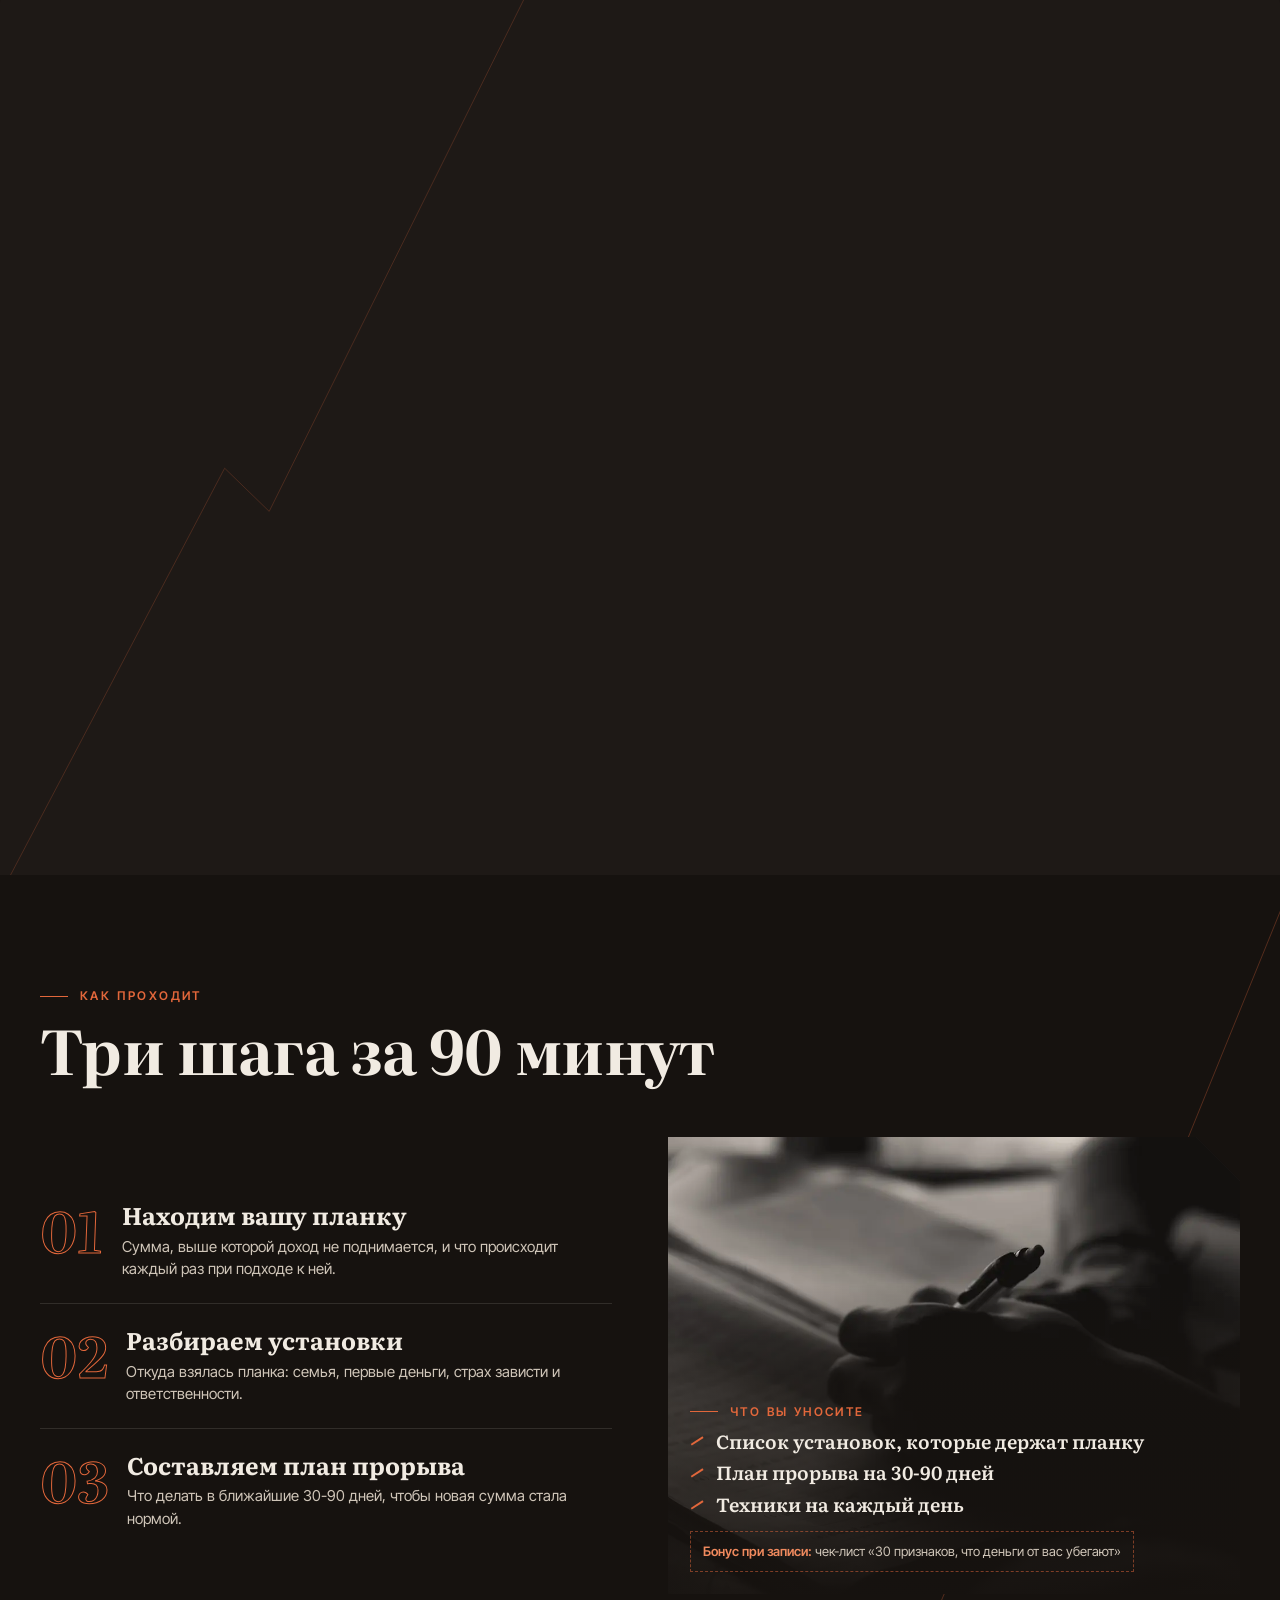
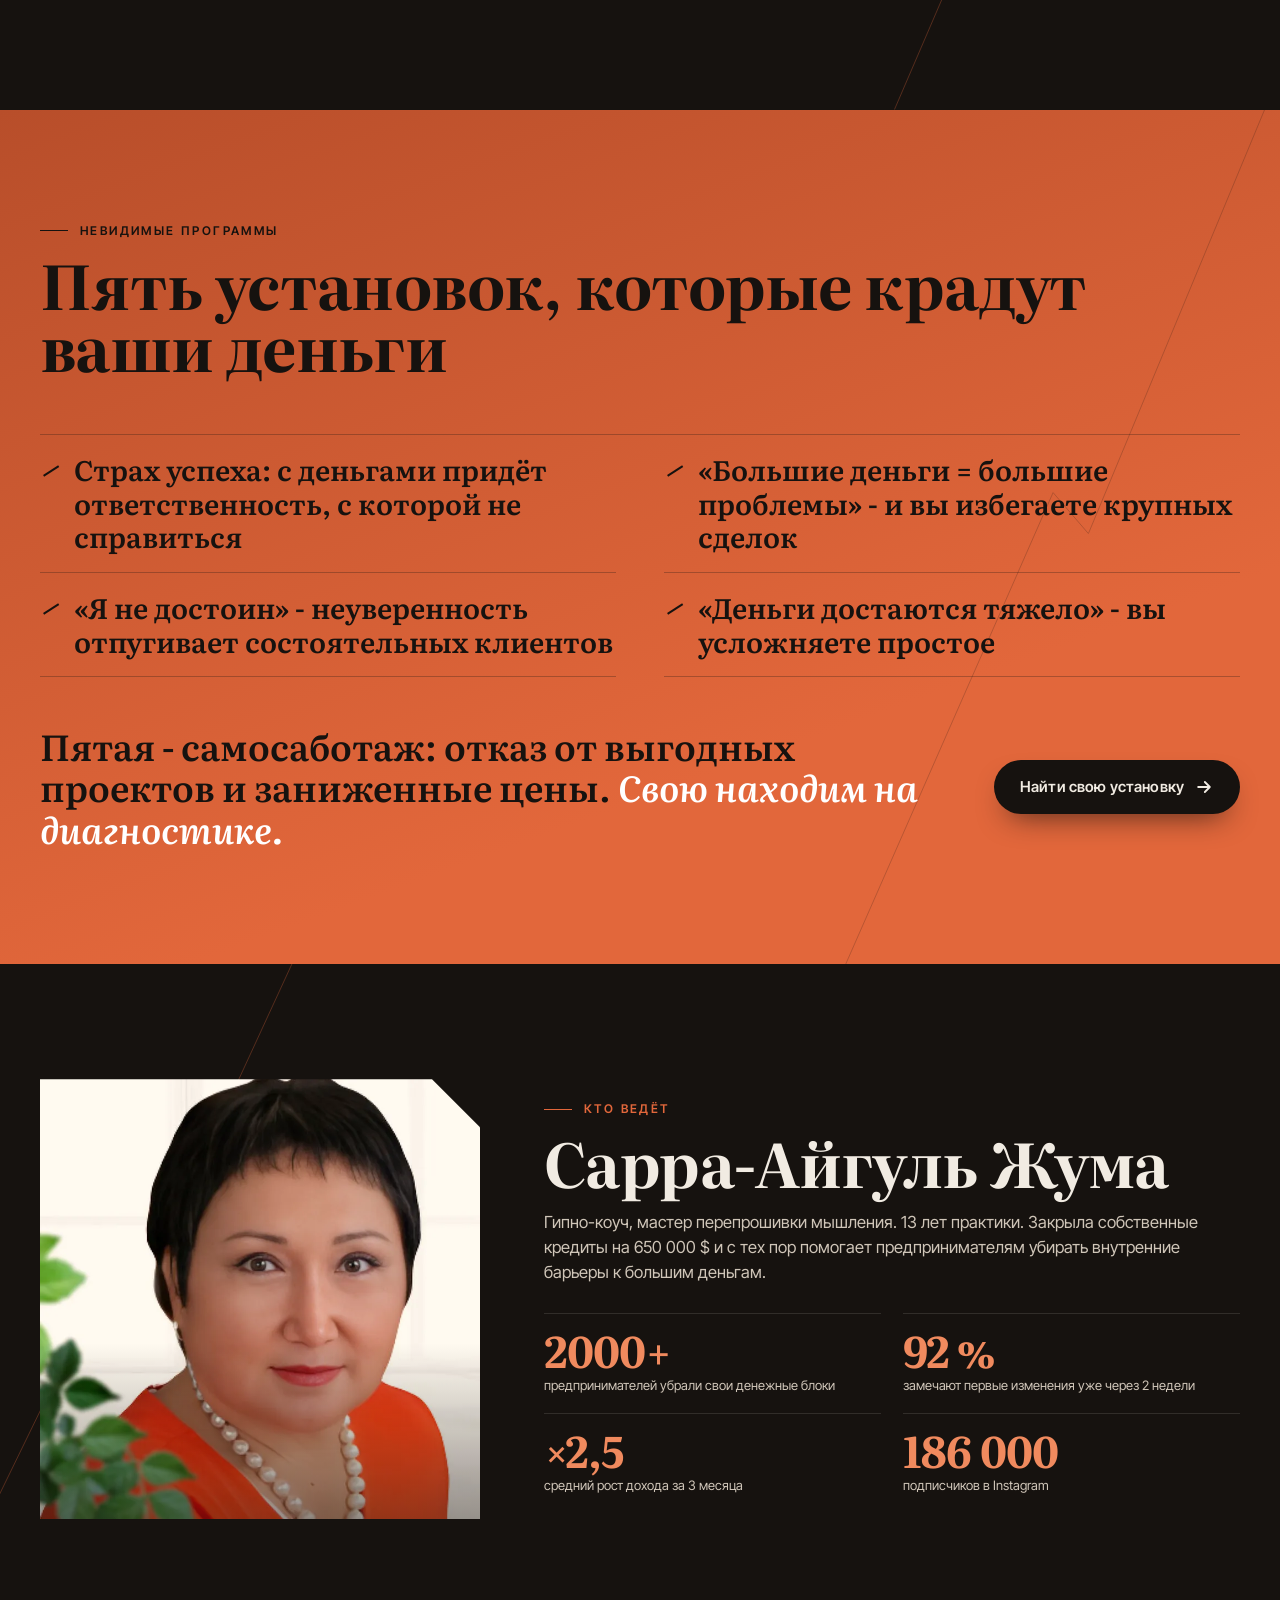
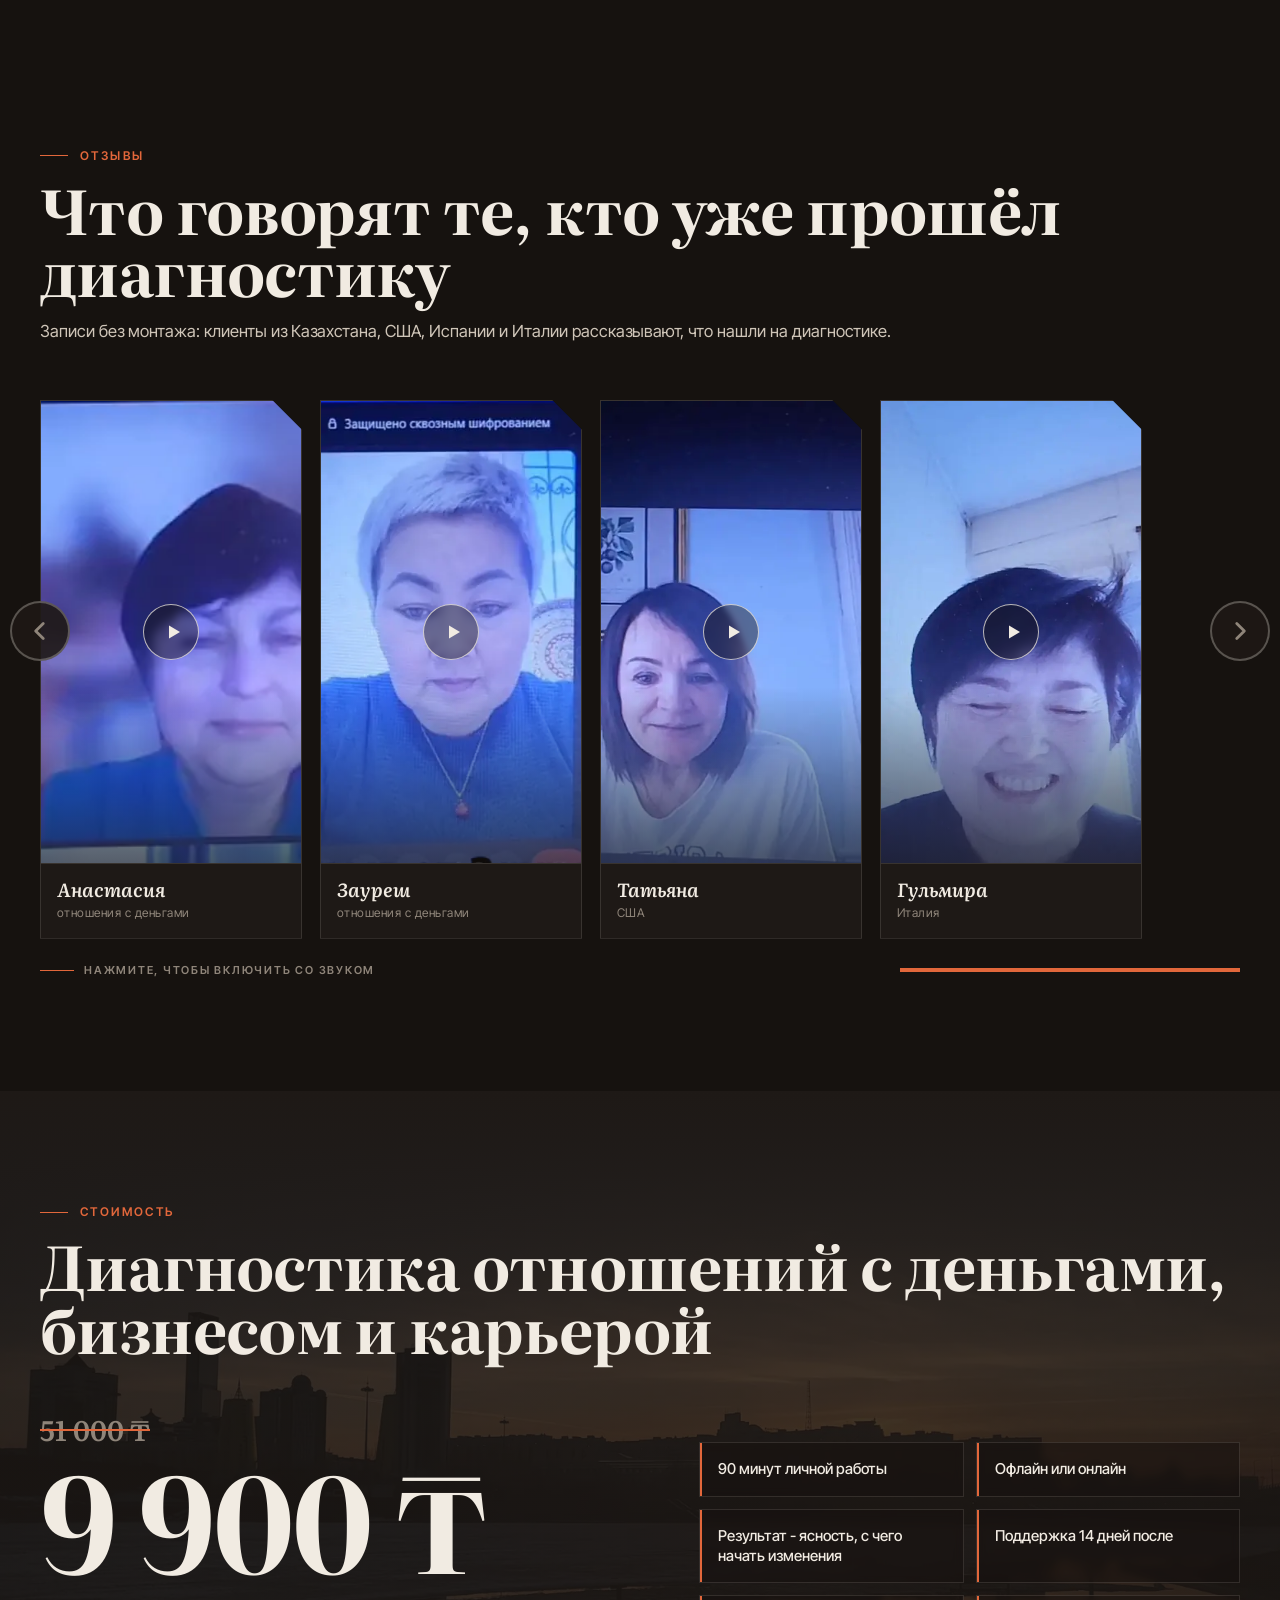
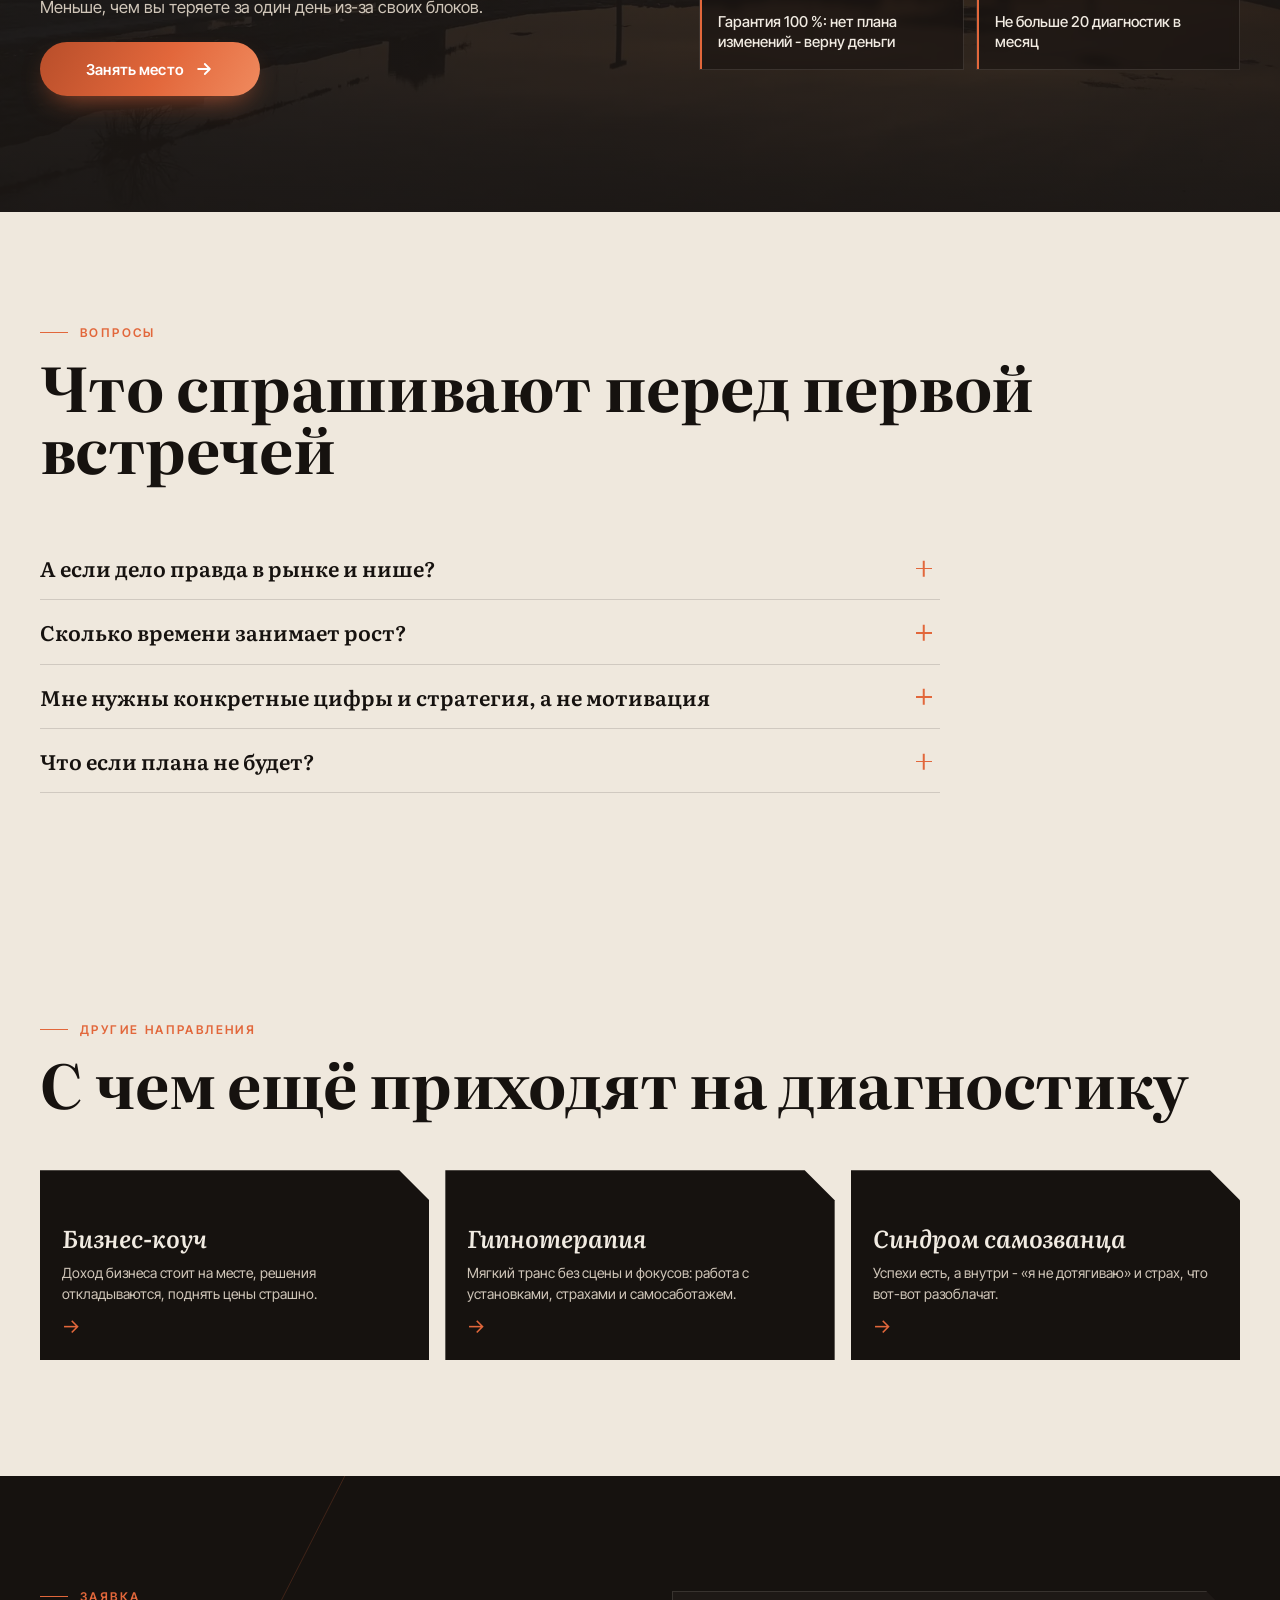
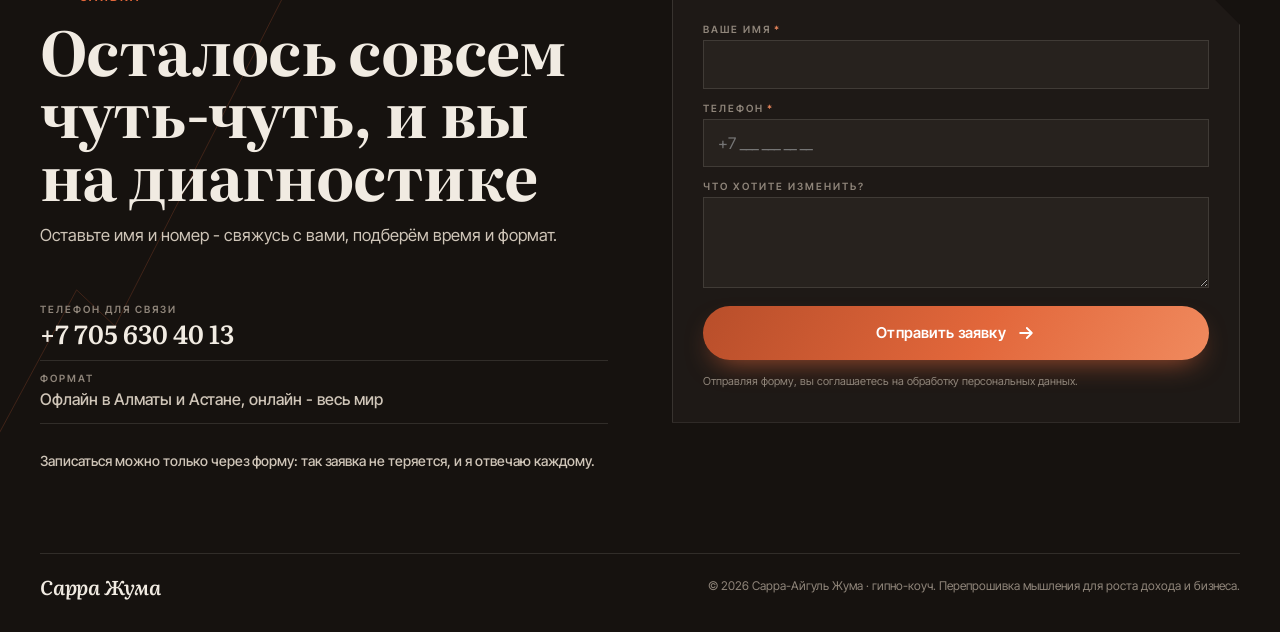
<file: finansovyy-potolok/index.html>
<!DOCTYPE html>
<html lang="ru">
<head>
<meta charset="UTF-8">
<meta name="viewport" content="width=device-width, initial-scale=1.0">
<meta name="format-detection" content="telephone=no">
<title data-i="m.title">Как пробить финансовый потолок - диагностика за 90 минут</title>
<meta name="description" data-i-c="m.desc" content="Доход стоит на одной отметке, сколько ни работай. За 90 минут находим установки, которые держат планку, и составляем план роста. Гипно-коуч Сарра-Айгуль Жума, 9 900 ₸, офлайн или онлайн.">
<!-- Google tag (gtag.js) - Google Ads AW-18437819356 -->
<script async src="https://www.googletagmanager.com/gtag/js?id=AW-18437819356"></script>
<script>
  window.dataLayer = window.dataLayer || [];
  function gtag(){dataLayer.push(arguments);}
  gtag('js', new Date());
  gtag('config', 'AW-18437819356');

  /* цели Google Ads */
  var AW_CONV = {
    tel:  'AW-18437819356/bW-0CO2ekfEcENyX69dE',   /* Интерактивные номера телефонов */
    form: 'AW-18437819356/AL3ICOqwkfEcENyX69dE',   /* Отправка формы для потенциальных клиентов */
    kont: 'AW-18437819356/WZsdCJ-qkfEcENyX69dE'    /* Контакт (WhatsApp, Instagram) */
  };
  function awReport(sendTo, url){
    var went = false;
    var go = function(){ if (went) return; went = true; if (typeof url !== 'undefined') window.location = url; };
    try {
      gtag('event', 'conversion', {
        'send_to': sendTo, 'value': 1.0, 'currency': 'USD', 'event_callback': go
      });
    } catch (e) { go(); return false; }
    if (typeof url !== 'undefined') setTimeout(go, 900);
    return false;
  }
  function gtag_report_conversion(url){ return awReport(AW_CONV.tel, url); }
</script>
<link rel="canonical" href="https://sarracoach.kz/finansovyy-potolok/">
<meta property="og:type" content="website">
<meta property="og:site_name" content="Сарра Жума · гипно-коуч">
<meta property="og:title" data-i-c="m.ogt" content="Финансовый потолок - диагностика за 90 минут">
<meta property="og:description" data-i-c="m.ogd" content="Пять установок держат доход на одной отметке. Находим ваши и даём план роста.">
<meta property="og:url" content="https://sarracoach.kz/finansovyy-potolok/">
<meta property="og:image" content="https://sarracoach.kz/assets/lp/potolok.webp">
<meta property="og:image:width" content="1600">
<meta property="og:image:height" content="900">
<meta property="og:locale" content="ru_RU">
<meta name="twitter:card" content="summary_large_image">
<meta name="theme-color" content="#16120F">
<link rel="icon" href="../favicon.ico" sizes="any">
<link rel="icon" type="image/png" sizes="512x512" href="../assets/icon-512.png">
<link rel="apple-touch-icon" href="../assets/apple-touch-icon.png">
<link rel="preconnect" href="https://fonts.googleapis.com">
<link rel="preconnect" href="https://fonts.gstatic.com" crossorigin>
<link href="https://fonts.googleapis.com/css2?family=Literata:ital,opsz,wght@0,7..72,600;0,7..72,700;1,7..72,600;1,7..72,700&family=Inter+Tight:wght@400;500;600&display=swap" rel="stylesheet">
<link rel="stylesheet" href="../styles.css?v=20260922-3">
<script type="application/ld+json">{"@context":"https://schema.org","@type":"Service","name":"Работа с финансовым потолком","serviceType":"Работа с финансовым потолком","url":"https://sarracoach.kz/finansovyy-potolok/","areaServed":"KZ","provider":{"@type":"Person","name":"Сарра-Айгуль Жума","jobTitle":"Гипно-коуч","telephone":"+77056304013","url":"https://sarracoach.kz/"},"offers":{"@type":"Offer","price":"9900","priceCurrency":"KZT","url":"https://sarracoach.kz/finansovyy-potolok/"}}</script>
<script type="application/ld+json">{"@context":"https://schema.org","@type":"BreadcrumbList","itemListElement":[{"@type":"ListItem","position":1,"name":"Главная","item":"https://sarracoach.kz/"},{"@type":"ListItem","position":2,"name":"Финансовый потолок","item":"https://sarracoach.kz/finansovyy-potolok/"}]}</script>
<script type="application/ld+json">{"@context":"https://schema.org","@type":"FAQPage","mainEntity":[{"@type":"Question","name":"А если дело правда в рынке и нише?","acceptedAnswer":{"@type":"Answer","text":"Бывает и так. На диагностике это видно сразу: если ограничение внешнее, я скажу прямо и подскажу, к кому идти."}},{"@type":"Question","name":"Сколько времени занимает рост?","acceptedAnswer":{"@type":"Answer","text":"Первые изменения клиенты замечают в течение двух недель, заметный рост дохода - за 3-6 месяцев работы с планом."}},{"@type":"Question","name":"Мне нужны конкретные цифры и стратегия, а не мотивация","acceptedAnswer":{"@type":"Answer","text":"Согласна. На встрече мы смотрим ваши цифры и решения, а результат - письменный план, а не «поверь в себя»."}},{"@type":"Question","name":"Что если плана не будет?","acceptedAnswer":{"@type":"Answer","text":"Если после диагностики у вас не будет конкретного плана изменений - верну деньги полностью."}}]}</script>
<script src="https://lead-bot.sultan-askarov-kz.workers.dev/t.js" data-site="sarracoach" defer></script>
</head>
<body>
<svg width="0" height="0" style="position:absolute" aria-hidden="true">
  <symbol id="ic-wa" viewBox="0 0 24 24"><path fill="currentColor" d="M17.472 14.382c-.297-.149-1.758-.867-2.03-.967-.273-.099-.471-.148-.67.15-.197.297-.767.966-.94 1.164-.173.199-.347.223-.644.075-.297-.15-1.255-.463-2.39-1.475-.883-.788-1.48-1.761-1.653-2.059-.173-.297-.018-.458.13-.606.134-.133.298-.347.446-.52.149-.174.198-.298.298-.497.099-.198.05-.371-.025-.52-.075-.149-.669-1.612-.916-2.207-.242-.579-.487-.5-.669-.51a12.8 12.8 0 0 0-.57-.01c-.198 0-.52.074-.792.372-.272.297-1.04 1.016-1.04 2.479 0 1.462 1.065 2.875 1.213 3.074.149.198 2.096 3.2 5.077 4.487.709.306 1.262.489 1.694.625.712.227 1.36.195 1.872.118.571-.085 1.758-.719 2.006-1.413.248-.694.248-1.289.173-1.413-.074-.124-.272-.198-.57-.347m-5.421 7.403h-.004a9.87 9.87 0 0 1-5.031-1.378l-.361-.214-3.741.982.998-3.648-.235-.374a9.86 9.86 0 0 1-1.51-5.26c.001-5.45 4.436-9.884 9.888-9.884 2.64 0 5.122 1.03 6.988 2.898a9.825 9.825 0 0 1 2.893 6.994c-.003 5.45-4.437 9.884-9.885 9.884m8.413-18.297A11.815 11.815 0 0 0 12.05 0C5.495 0 .16 5.335.157 11.892c0 2.096.547 4.142 1.588 5.945L.057 24l6.305-1.654a11.882 11.882 0 0 0 5.683 1.448h.005c6.554 0 11.89-5.335 11.893-11.893A11.821 11.821 0 0 0 20.465 3.49"/></symbol>
  <symbol id="ic-tel" viewBox="0 0 24 24"><path fill="currentColor" d="M6.6 10.8a15.1 15.1 0 0 0 6.6 6.6l2.2-2.2c.3-.3.7-.4 1-.2 1.1.4 2.3.6 3.6.6.6 0 1 .4 1 1V20c0 .6-.4 1-1 1A17 17 0 0 1 3 4c0-.6.4-1 1-1h3.5c.6 0 1 .4 1 1 0 1.3.2 2.5.6 3.6.1.3 0 .7-.2 1l-2.3 2.2z"/></symbol>
  <symbol id="ic-ig" viewBox="0 0 24 24"><path fill="none" stroke="currentColor" stroke-width="1.8" d="M7.5 3h9A4.5 4.5 0 0 1 21 7.5v9a4.5 4.5 0 0 1-4.5 4.5h-9A4.5 4.5 0 0 1 3 16.5v-9A4.5 4.5 0 0 1 7.5 3z"/><circle cx="12" cy="12" r="4" fill="none" stroke="currentColor" stroke-width="1.8"/><circle cx="17.3" cy="6.7" r="1.2" fill="currentColor"/></symbol>
  <symbol id="ic-arr" viewBox="0 0 24 24"><path fill="none" stroke="currentColor" stroke-width="2.2" stroke-linecap="round" stroke-linejoin="round" d="M5 12h14M13 6l6 6-6 6"/></symbol>
  <symbol id="ic-chk" viewBox="0 0 24 24"><path fill="none" stroke="currentColor" stroke-width="2.4" stroke-linecap="round" stroke-linejoin="round" d="M5 12.5l4.5 4.5L19 7.5"/></symbol>
  <symbol id="ic-fault" viewBox="0 0 100 100" preserveAspectRatio="none"><path fill="none" stroke="currentColor" stroke-width="1" vector-effect="non-scaling-stroke" d="M-5 118 L44 54 L50 58 L105 -18"/></symbol>
</svg>

<!-- ШАПКА -->
<header class="hdr" id="hdr">
  <div class="wrap hdr-in">
    <a class="logo" href="../" data-i-aria="a.home" aria-label="Сарра Жума, на главную">
      <span class="logo-n">Сарра Жума</span>
      <span class="logo-s" data-i="a.role">гипно-коуч</span>
    </a>
    <nav class="nav" id="nav" data-i-aria="a.nav" aria-label="Разделы страницы">
      <a href="../" data-i="nav.main">Главная</a>
      <a href="#kak" data-i="nav.kak">Как проходит</a>
      <a href="#otzyvy" data-i="nav.otz">Отзывы</a>
      <a href="#cena" data-i="nav.cena">Цена</a>
      <a href="#faq" data-i="nav.faq">Вопросы</a>
      <a href="#zayavka" data-i="nav.kont">Контакты</a>
    </nav>
    <div class="hdr-right">
      <div class="lang" role="group" data-i-aria="a.lang" aria-label="Язык сайта">
        <button type="button" data-lang="ru" class="is-active" aria-pressed="true" lang="ru">RU</button>
        <button type="button" data-lang="kk" aria-pressed="false">KZ</button>
      </div>
      <a class="call" href="#zayavka" data-i-aria="a.zay" aria-label="Оставить заявку">
        <span data-i="b.zay">Оставить заявку</span><svg aria-hidden="true"><use href="#ic-arr"/></svg>
      </a>
      <button class="burger" id="burger" type="button" data-i-aria="a.menu" aria-label="Меню" aria-expanded="false" aria-controls="mnav"><i></i><i></i><i></i></button>
    </div>
  </div>
</header>

<!-- МОБИЛЬНОЕ МЕНЮ -->
<div class="mnav" id="mnav">
  <div class="wrap">
    <a href="../" data-i="nav.main">Главная</a>
    <a href="#kak" data-i="nav.kak">Как проходит</a>
    <a href="#otzyvy" data-i="nav.otz">Отзывы</a>
    <a href="#cena" data-i="nav.cena">Цена</a>
    <a href="#faq" data-i="nav.faq">Вопросы</a>
    <a href="#zayavka" data-i="nav.kont">Контакты</a>
    <div class="mnav-cta">
      <a class="btn btn-p" href="#zayavka"><span data-i="b.zay">Оставить заявку</span><svg aria-hidden="true"><use href="#ic-arr"/></svg></a>
    </div>
  </div>
</div>

<main>

<!-- ГЕРОЙ -->
<div class="pw pw-hero" id="top">
<section class="plate hero">
  <div class="hero-bg" aria-hidden="true">
    <picture>
      <source media="(max-width:760px)" srcset="../assets/lp/potolok-m.webp">
      <img src="../assets/lp/potolok.webp" alt="" width="1600" height="900" fetchpriority="high" decoding="async">
    </picture>
  </div>

  <div class="hero-cap" aria-hidden="true">
    <b>Сарра-Айгуль Жума</b>
    <span data-i="h.cap">гипно-коуч · 13 лет практики · 2000+ предпринимателей</span>
  </div>

  <div class="crack" aria-hidden="true">
    <div class="glow"></div>
    <div class="slab slab-a"><b></b><i></i></div>
    <div class="slab slab-b"><b></b><i></i></div>
  </div>

  <div class="hero-txt">
    <p class="kick" data-i="h.kick">Гипно-коуч · Алматы, Астана, онлайн · 13 лет</p>
    <h1 class="h1"><span class="h1-a" data-i="h.h1a">Финансовый потолок</span> <em class="h1-b" data-i="h.h1b">пробиваем за 90 минут</em></h1>
    <p class="lead" data-i="h.lead">Доход годами стоит на одной отметке: больше работы, больше клиентов - сумма та же. За 90 минут находим установки, которые держат планку, и составляем план. <em>9 900 ₸, офлайн или онлайн.</em></p>
    <div class="cta">
      <a class="btn btn-p" href="#zayavka"><span data-i="b.zay">Оставить заявку</span><svg aria-hidden="true"><use href="#ic-arr"/></svg></a>
      <a class="btn btn-g" href="#kak"><span data-i="b.kak">Как проходит встреча</span><svg aria-hidden="true"><use href="#ic-arr"/></svg></a>
    </div>
  </div>

</section>
</div>

<!-- ПЛИТА «БОЛИ» -->
<div class="pw" id="boli">
<section class="plate st-plate">
  <svg class="fault fault-1" aria-hidden="true"><use href="#ic-fault"/></svg>
  <div class="wrap txt">
    <p class="kick" data-i="s.bl.k">Знакомо?</p>
    <h2 data-i="s.bl.h">Работы больше, а сумма на счету та же</h2>
    <ul class="pains">
      <li data-i="bl.1">Доход который год застрял на одной отметке</li>
      <li data-i="bl.2">Растёт оборот, а свободных денег не прибавляется</li>
      <li data-i="bl.3">Каждый рывок вверх заканчивается откатом</li>
      <li data-i="bl.4">Крупные суммы вызывают тревогу, а не радость</li>
      <li data-i="bl.5">Деньги приходят - и тут же находится, куда их потерять</li>
      <li data-i="bl.6">Чувствуете, что достойны большего, но что-то держит</li>
    </ul>
    <p class="verdict" data-i="s.bl.v">Потолок редко в рынке. <em>Чаще - в сумме, которую вы считаете «своей».</em></p>
  </div>
</section>
</div>

<!-- КАК ПРОХОДИТ -->
<section class="sec sec-dark" id="kak">
  <svg class="fault fault-2" aria-hidden="true"><use href="#ic-fault"/></svg>
  <div class="wrap">
    <div class="sec-head rv">
      <p class="kick" data-i="s.rz.k">Как проходит</p>
      <h2 data-i="s.rz.h">Три шага за 90 минут</h2>
    </div>
    <div class="rz">
      <ol class="steps rv">
        <li><span class="n">01</span><div><h3 data-i="st.1.h">Находим вашу планку</h3><p data-i="st.1.p">Сумма, выше которой доход не поднимается, и что происходит каждый раз при подходе к ней.</p></div></li>
        <li><span class="n">02</span><div><h3 data-i="st.2.h">Разбираем установки</h3><p data-i="st.2.p">Откуда взялась планка: семья, первые деньги, страх зависти и ответственности.</p></div></li>
        <li><span class="n">03</span><div><h3 data-i="st.3.h">Составляем план прорыва</h3><p data-i="st.3.p">Что делать в ближайшие 30-90 дней, чтобы новая сумма стала нормой.</p></div></li>
      </ol>
      <figure class="take rv">
        <img src="../assets/plan.webp" data-i-alt="a.plan" alt="Рука записывает план в блокнот при тёплом свете" width="1200" height="800" loading="lazy" decoding="async">
        <figcaption>
          <p class="kick" data-i="s.tk.k">Что вы уносите</p>
          <ul>
            <li data-i="tk.1">Список установок, которые держат планку</li>
            <li data-i="tk.2">План прорыва на 30-90 дней</li>
            <li data-i="tk.3">Техники на каждый день</li>
          </ul>
          <p class="bonus" data-i="tk.b"><b>Бонус при записи:</b> чек-лист «30 признаков, что деньги от вас убегают»</p>
        </figcaption>
      </figure>
    </div>
  </div>
</section>

<!-- ТЕМАТИЧЕСКИЙ БЛОК -->
<section class="sec sec-acc" id="razbor">
  <svg class="fault fault-6" aria-hidden="true"><use href="#ic-fault"/></svg>
  <div class="wrap">
    <div class="sec-head rv">
      <p class="kick" data-i="s.ac.k">Невидимые программы</p>
      <h2 data-i="s.ac.h">Пять установок, которые крадут ваши деньги</h2>
    </div>
    <ul class="imp rv">
      <li data-i="ac.1">Страх успеха: с деньгами придёт ответственность, с которой не справиться</li>
      <li data-i="ac.2">«Большие деньги = большие проблемы» - и вы избегаете крупных сделок</li>
      <li data-i="ac.3">«Я не достоин» - неуверенность отпугивает состоятельных клиентов</li>
      <li data-i="ac.4">«Деньги достаются тяжело» - вы усложняете простое</li>
    </ul>
    <div class="imp-foot rv">
      <p class="verdict" data-i="s.ac.v">Пятая - самосаботаж: отказ от выгодных проектов и заниженные цены. <em>Свою находим на диагностике.</em></p>
      <div class="cta">
        <a class="btn btn-ink" href="#zayavka"><span data-i="b.blok">Найти свою установку</span><svg aria-hidden="true"><use href="#ic-arr"/></svg></a>
      </div>
    </div>
  </div>
</section>

<!-- КТО ВЕДЁТ -->
<section class="sec sec-dark" id="o-sarre">
  <svg class="fault fault-3" aria-hidden="true"><use href="#ic-fault"/></svg>
  <div class="wrap about">
    <figure class="about-ph rv">
      <img src="../assets/sarra.webp" data-i-alt="a.sarra" alt="Сарра-Айгуль Жума, гипно-коуч" width="800" height="800" loading="lazy" decoding="async">
    </figure>
    <div class="about-txt">
      <div class="sec-head rv">
        <p class="kick" data-i="s.ab.k">Кто ведёт</p>
        <h2>Сарра-Айгуль Жума</h2>
        <p class="sec-lead" data-i="s.ab.p">Гипно-коуч, мастер перепрошивки мышления. 13 лет практики. Закрыла собственные кредиты на 650 000 $ и с тех пор помогает предпринимателям убирать внутренние барьеры к большим деньгам.</p>
      </div>
      <ul class="stats rv">
        <li><b>2000+</b><span data-i="st.a">предпринимателей убрали свои денежные блоки</span></li>
        <li><b>92 %</b><span data-i="st.b">замечают первые изменения уже через 2 недели</span></li>
        <li><b>×2,5</b><span data-i="st.c">средний рост дохода за 3 месяца</span></li>
        <li><b>186 000</b><span data-i="st.d">подписчиков в Instagram</span></li>
      </ul>
    </div>
  </div>
</section>

<!-- ОТЗЫВЫ -->
<section class="sec sec-dark" id="otzyvy">
  <div class="wrap">
    <div class="sec-head rv">
      <p class="kick" data-i="s.oz.k">Отзывы</p>
      <h2 data-i="s.oz.h">Что говорят те, кто уже прошёл диагностику</h2>
      <p class="sec-lead" data-i="s.oz.p">Записи без монтажа: клиенты из Казахстана, США, Испании и Италии рассказывают, что нашли на диагностике.</p>
    </div>
    <div class="otz-wrap">
      <div class="otz" id="otz">
      <figure class="otz-i rv">
        <button class="otz-slot" type="button" data-full="../assets/otz/otz-04.mp4" data-poster="../assets/otz/otz-04.webp" data-i-aria="a.play" aria-label="Смотреть видео-отзыв">
          <img src="../assets/otz/otz-04.webp" alt="" width="480" height="854" loading="lazy" decoding="async">
          <video class="otz-loop" data-src="../assets/otz/otz-04-loop.mp4" muted playsinline loop preload="none" tabindex="-1" aria-hidden="true"></video>
          <span class="otz-play" aria-hidden="true"><svg viewBox="0 0 24 24"><path d="M8 5.5v13l11-6.5z"/></svg></span>
        </button>
        <figcaption>
          <b data-i="oz.04.n">Анастасия</b>
          <span data-i="oz.04.r">отношения с деньгами</span>
        </figcaption>
      </figure>
      <figure class="otz-i rv">
        <button class="otz-slot" type="button" data-full="../assets/otz/otz-05.mp4" data-poster="../assets/otz/otz-05.webp" data-i-aria="a.play" aria-label="Смотреть видео-отзыв">
          <img src="../assets/otz/otz-05.webp" alt="" width="480" height="854" loading="lazy" decoding="async">
          <video class="otz-loop" data-src="../assets/otz/otz-05-loop.mp4" muted playsinline loop preload="none" tabindex="-1" aria-hidden="true"></video>
          <span class="otz-play" aria-hidden="true"><svg viewBox="0 0 24 24"><path d="M8 5.5v13l11-6.5z"/></svg></span>
        </button>
        <figcaption>
          <b data-i="oz.05.n">Зауреш</b>
          <span data-i="oz.05.r">отношения с деньгами</span>
        </figcaption>
      </figure>
      <figure class="otz-i rv">
        <button class="otz-slot" type="button" data-full="../assets/otz/otz-06.mp4" data-poster="../assets/otz/otz-06.webp" data-i-aria="a.play" aria-label="Смотреть видео-отзыв">
          <img src="../assets/otz/otz-06.webp" alt="" width="480" height="854" loading="lazy" decoding="async">
          <video class="otz-loop" data-src="../assets/otz/otz-06-loop.mp4" muted playsinline loop preload="none" tabindex="-1" aria-hidden="true"></video>
          <span class="otz-play" aria-hidden="true"><svg viewBox="0 0 24 24"><path d="M8 5.5v13l11-6.5z"/></svg></span>
        </button>
        <figcaption>
          <b data-i="oz.06.n">Татьяна</b>
          <span data-i="oz.06.r">США</span>
        </figcaption>
      </figure>
      <figure class="otz-i rv">
        <button class="otz-slot" type="button" data-full="../assets/otz/otz-08.mp4" data-poster="../assets/otz/otz-08.webp" data-i-aria="a.play" aria-label="Смотреть видео-отзыв">
          <img src="../assets/otz/otz-08.webp" alt="" width="480" height="854" loading="lazy" decoding="async">
          <video class="otz-loop" data-src="../assets/otz/otz-08-loop.mp4" muted playsinline loop preload="none" tabindex="-1" aria-hidden="true"></video>
          <span class="otz-play" aria-hidden="true"><svg viewBox="0 0 24 24"><path d="M8 5.5v13l11-6.5z"/></svg></span>
        </button>
        <figcaption>
          <b data-i="oz.08.n">Гульмира</b>
          <span data-i="oz.08.r">Италия</span>
        </figcaption>
      </figure>
      </div>
      <button class="otz-nav prev" id="otzprev" type="button" data-i-aria="a.prev" aria-label="Предыдущие отзывы" disabled>
        <svg viewBox="0 0 24 24" aria-hidden="true"><path fill="none" stroke="currentColor" stroke-width="2" stroke-linecap="round" stroke-linejoin="round" d="M15 5l-7 7 7 7"/></svg>
      </button>
      <button class="otz-nav next" id="otznext" type="button" data-i-aria="a.next" aria-label="Следующие отзывы">
        <svg viewBox="0 0 24 24" aria-hidden="true"><path fill="none" stroke="currentColor" stroke-width="2" stroke-linecap="round" stroke-linejoin="round" d="M9 5l7 7-7 7"/></svg>
      </button>
    </div>
    <div class="otz-foot rv">
      <p class="otz-hint" data-i="oz.hint">Нажмите, чтобы включить со звуком</p>
      <div class="otz-bar" aria-hidden="true"><i id="otzbar"></i></div>
    </div>
  </div>
</section>

<!-- ЦЕНА -->
<section class="sec sec-cena" id="cena">
  <div class="cena-bg" aria-hidden="true"><img src="../assets/city.webp" alt="" width="1600" height="900" loading="lazy" decoding="async"></div>
  <div class="wrap">
    <div class="sec-head rv">
      <p class="kick" data-i="s.cn.k">Стоимость</p>
      <h2 data-i="s.cn.h">Диагностика отношений с деньгами, бизнесом и карьерой</h2>
    </div>
    <div class="cena rv">
      <div class="price">
        <s>51 000 ₸</s>
        <b>9 900 ₸</b>
        <p data-i="cn.note">Меньше, чем вы теряете за один день из-за своих блоков.</p>
        <div class="cta">
          <a class="btn btn-p" href="#zayavka"><span data-i="b.seat">Занять место</span><svg aria-hidden="true"><use href="#ic-arr"/></svg></a>
        </div>
      </div>
      <ul class="terms">
        <li data-i="cn.1">90 минут личной работы</li>
        <li data-i="cn.2">Офлайн или онлайн</li>
        <li data-i="cn.3">Результат - ясность, с чего начать изменения</li>
        <li data-i="cn.4">Поддержка 14 дней после</li>
        <li data-i="cn.5">Гарантия 100 %: нет плана изменений - верну деньги</li>
        <li data-i="cn.6">Не больше 20 диагностик в месяц</li>
      </ul>
    </div>
  </div>
</section>

<!-- ВОПРОСЫ -->
<section class="sec sec-bone" id="faq">
  <div class="wrap wrap-n">
    <div class="sec-head rv">
      <p class="kick" data-i="s.fq.k">Вопросы</p>
      <h2 data-i="s.fq.h">Что спрашивают перед первой встречей</h2>
    </div>
    <div class="faq rv">
      <details><summary data-i="q.1">А если дело правда в рынке и нише?</summary><p data-i="q.1.a">Бывает и так. На диагностике это видно сразу: если ограничение внешнее, я скажу прямо и подскажу, к кому идти.</p></details>
      <details><summary data-i="q.2">Сколько времени занимает рост?</summary><p data-i="q.2.a">Первые изменения клиенты замечают в течение двух недель, заметный рост дохода - за 3-6 месяцев работы с планом.</p></details>
      <details><summary data-i="q.3">Мне нужны конкретные цифры и стратегия, а не мотивация</summary><p data-i="q.3.a">Согласна. На встрече мы смотрим ваши цифры и решения, а результат - письменный план, а не «поверь в себя».</p></details>
      <details><summary data-i="q.4">Что если плана не будет?</summary><p data-i="q.4.a">Если после диагностики у вас не будет конкретного плана изменений - верну деньги полностью.</p></details>
    </div>
  </div>
</section>

<!-- ДРУГИЕ НАПРАВЛЕНИЯ -->
<section class="sec sec-bone" id="napravleniya">
  <div class="wrap">
    <div class="sec-head rv">
      <p class="kick" data-i="s.dr.k">Другие направления</p>
      <h2 data-i="s.dr.h">С чем ещё приходят на диагностику</h2>
    </div>
  </div>
  <div class="strip-wrap">
    <ul class="progs cards">
            <li class="prog rv"><a href="../biznes-kouch/"><h3 data-i="dr.1.h">Бизнес-коуч</h3><p data-i="dr.1.p">Доход бизнеса стоит на месте, решения откладываются, поднять цены страшно.</p></a></li>
      <li class="prog rv"><a href="../gipnoterapiya/"><h3 data-i="dr.2.h">Гипнотерапия</h3><p data-i="dr.2.p">Мягкий транс без сцены и фокусов: работа с установками, страхами и самосаботажем.</p></a></li>
      <li class="prog rv"><a href="../sindrom-samozvantsa/"><h3 data-i="dr.3.h">Синдром самозванца</h3><p data-i="dr.3.p">Успехи есть, а внутри - «я не дотягиваю» и страх, что вот-вот разоблачат.</p></a></li>
    </ul>
  </div>
</section>

<!-- ЗАЯВКА И КОНТАКТЫ -->
<section class="sec sec-dark sec-kont" id="zayavka">
  <svg class="fault fault-5" aria-hidden="true"><use href="#ic-fault"/></svg>
  <div class="wrap kont">
    <div class="kont-l">
      <div class="sec-head rv">
        <p class="kick" data-i="s.za.k">Заявка</p>
        <h2 data-i="s.za.h">Осталось совсем чуть-чуть, и вы на диагностике</h2>
        <p class="sec-lead" data-i="s.za.p">Оставьте имя и номер - свяжусь с вами, подберём время и формат.</p>
      </div>
      <ul class="kont-list rv">
        <li><span data-i="k.tel">Телефон для связи</span><span class="val">+7 705 630 40 13</span></li>
        <li><span data-i="k.fmt">Формат</span><span class="val sm" data-i="k.fmt.v">Офлайн в Алматы и Астане, онлайн - весь мир</span></li>
      </ul>
      <p class="kont-note rv" data-i="k.note">Записаться можно только через форму: так заявка не теряется, и я отвечаю каждому.</p>
    </div>
    <form class="form rv" id="form" novalidate>
      <label><span data-i="f.name">Ваше имя</span><span class="req" aria-hidden="true">*</span><input type="text" name="name" autocomplete="name" required maxlength="60"></label>
      <label><span data-i="f.phone">Телефон</span><span class="req" aria-hidden="true">*</span><input type="tel" name="phone" autocomplete="tel" inputmode="tel" required aria-required="true" placeholder="+7 ___ ___ __ __"></label>
      <label><span data-i="f.msg">Что хотите изменить?</span><textarea name="msg" rows="3" maxlength="500"></textarea></label>
      <label class="hp" aria-hidden="true">Не заполняйте<input type="text" name="website" tabindex="-1" autocomplete="off"></label>
      <button class="btn btn-p" type="submit"><span data-i="f.send">Отправить заявку</span><svg aria-hidden="true"><use href="#ic-arr"/></svg></button>
      <p class="f-consent" data-i="f.cons">Отправляя форму, вы соглашаетесь на обработку персональных данных.</p>
      <p class="f-err" id="ferr" hidden data-i="f.err">Укажите имя и номер телефона.</p>
      <p class="f-ok" id="fok" hidden data-i="f.ok">Спасибо! Заявка принята - свяжусь с вами в ближайшее время.</p>
    </form>
  </div>
  <footer class="wrap foot">
    <span class="logo-n">Сарра Жума</span>
    <p data-i="f.copy">© 2026 Сарра-Айгуль Жума · гипно-коуч. Перепрошивка мышления для роста дохода и бизнеса.</p>
  </footer>
</section>

</main>

<!-- ПЛЕЕР ВИДЕО-ОТЗЫВА -->
<div class="vmod" id="vmod" role="dialog" aria-modal="true" data-i-aria="a.vmod" aria-label="Видео-отзыв">
  <button class="vmod-x" id="vmodx" type="button" data-i-aria="a.close" aria-label="Закрыть">
    <svg viewBox="0 0 24 24" aria-hidden="true"><path fill="none" stroke="currentColor" stroke-width="2" stroke-linecap="round" d="M6 6l12 12M18 6L6 18"/></svg>
  </button>
  <div class="vmod-in">
    <video id="vmodv" controls playsinline preload="none"></video>
    <p class="vmod-cap" id="vmodc"></p>
  </div>
</div>

<!-- ЛИПКАЯ ПАНЕЛЬ НА МОБИЛЬНОМ -->
<div class="bar bar-one" id="bar">
  <a href="#zayavka"><span data-i="b.zay">Оставить заявку</span><svg aria-hidden="true"><use href="#ic-arr"/></svg></a>
</div>

<!-- тексты WhatsApp этой страницы (русские; казахские - в assets/lang/finansovyy-potolok-kk.js) -->
<script>window.SITE_WA_RU = {"hero": "Здравствуйте, Сарра! Доход упёрся в потолок. Хочу записаться на диагностику 90 минут.", "blok": "Здравствуйте, Сарра! Хочу найти установку, которая держит мой доход.", "cena": "Здравствуйте, Сарра! Хочу занять место на диагностику за 9 900 ₸ (финансовый потолок).", "kont": "Здравствуйте, Сарра! Пишу со страницы про финансовый потолок. Хочу записаться."};</script>
<script src="../script.js?v=20260922-3" data-kk="assets/lang/finansovyy-potolok-kk.js" defer></script>
</body>
</html>
</file>
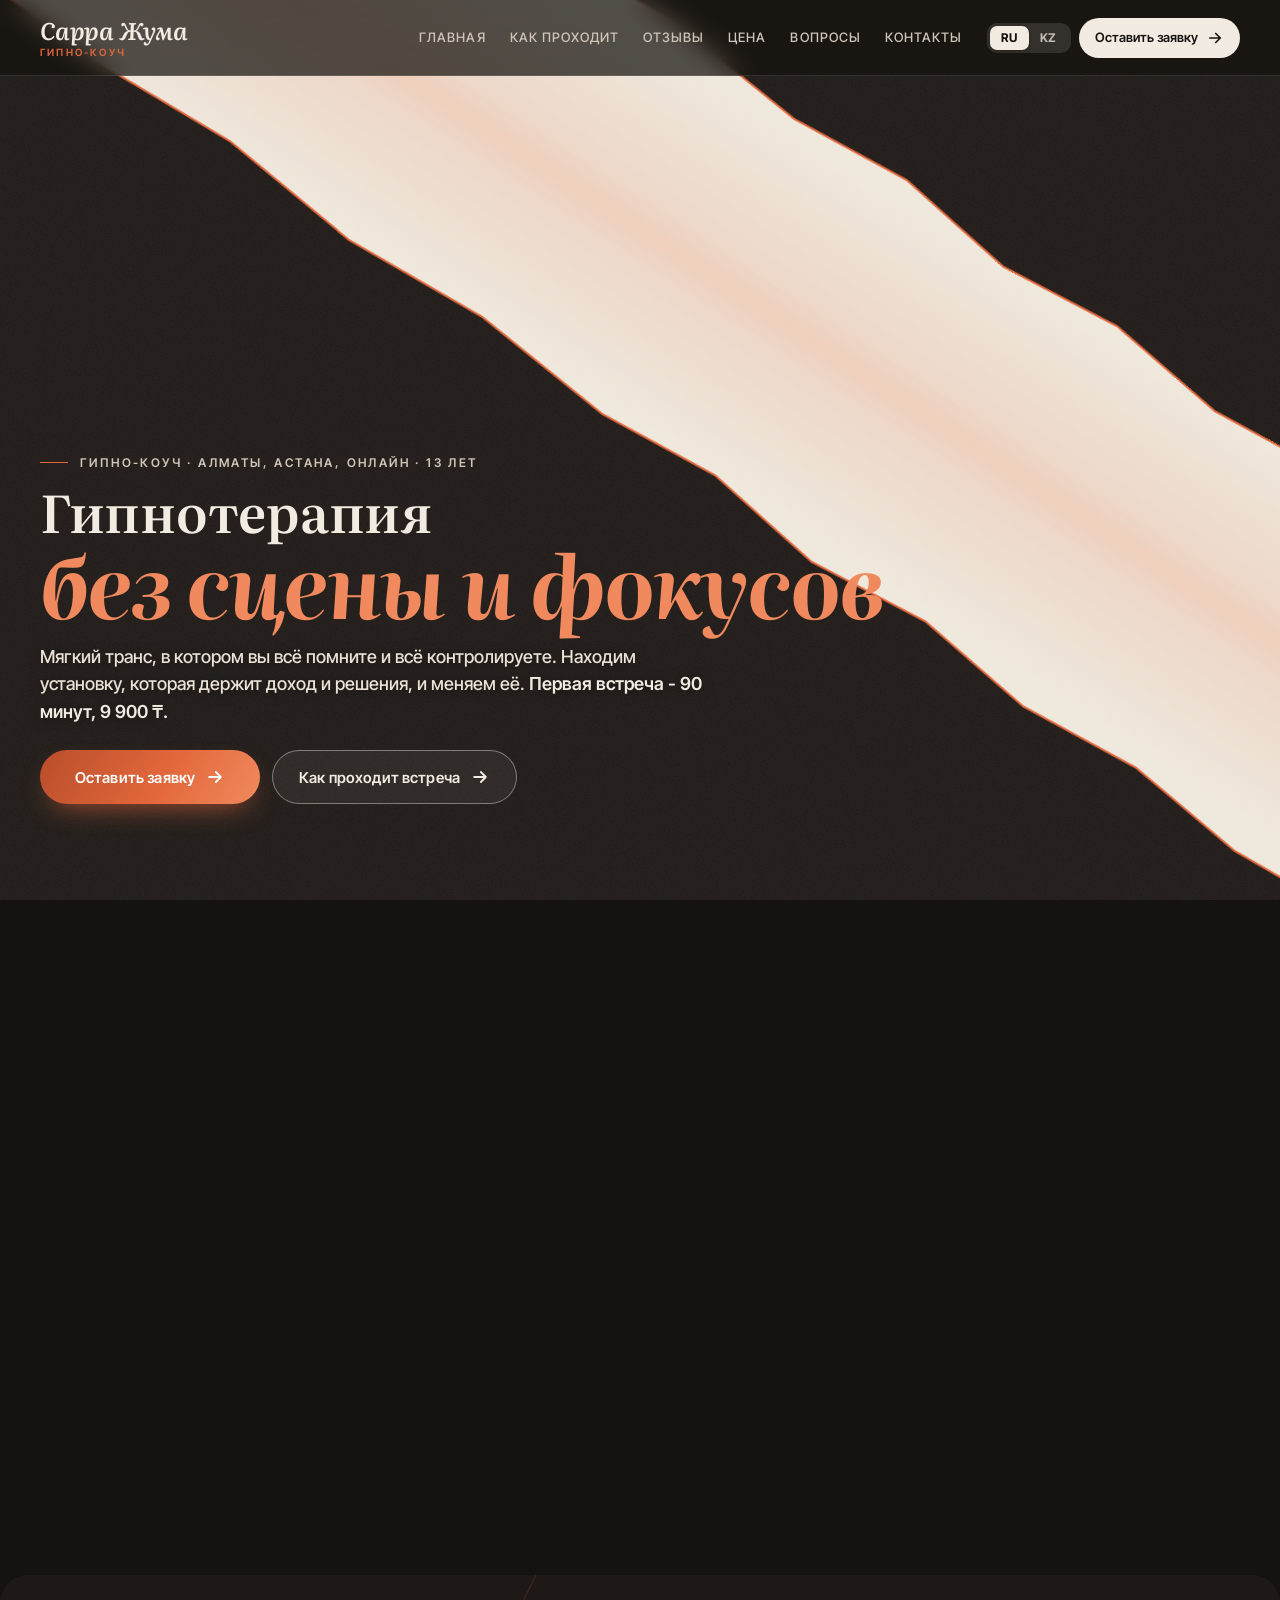
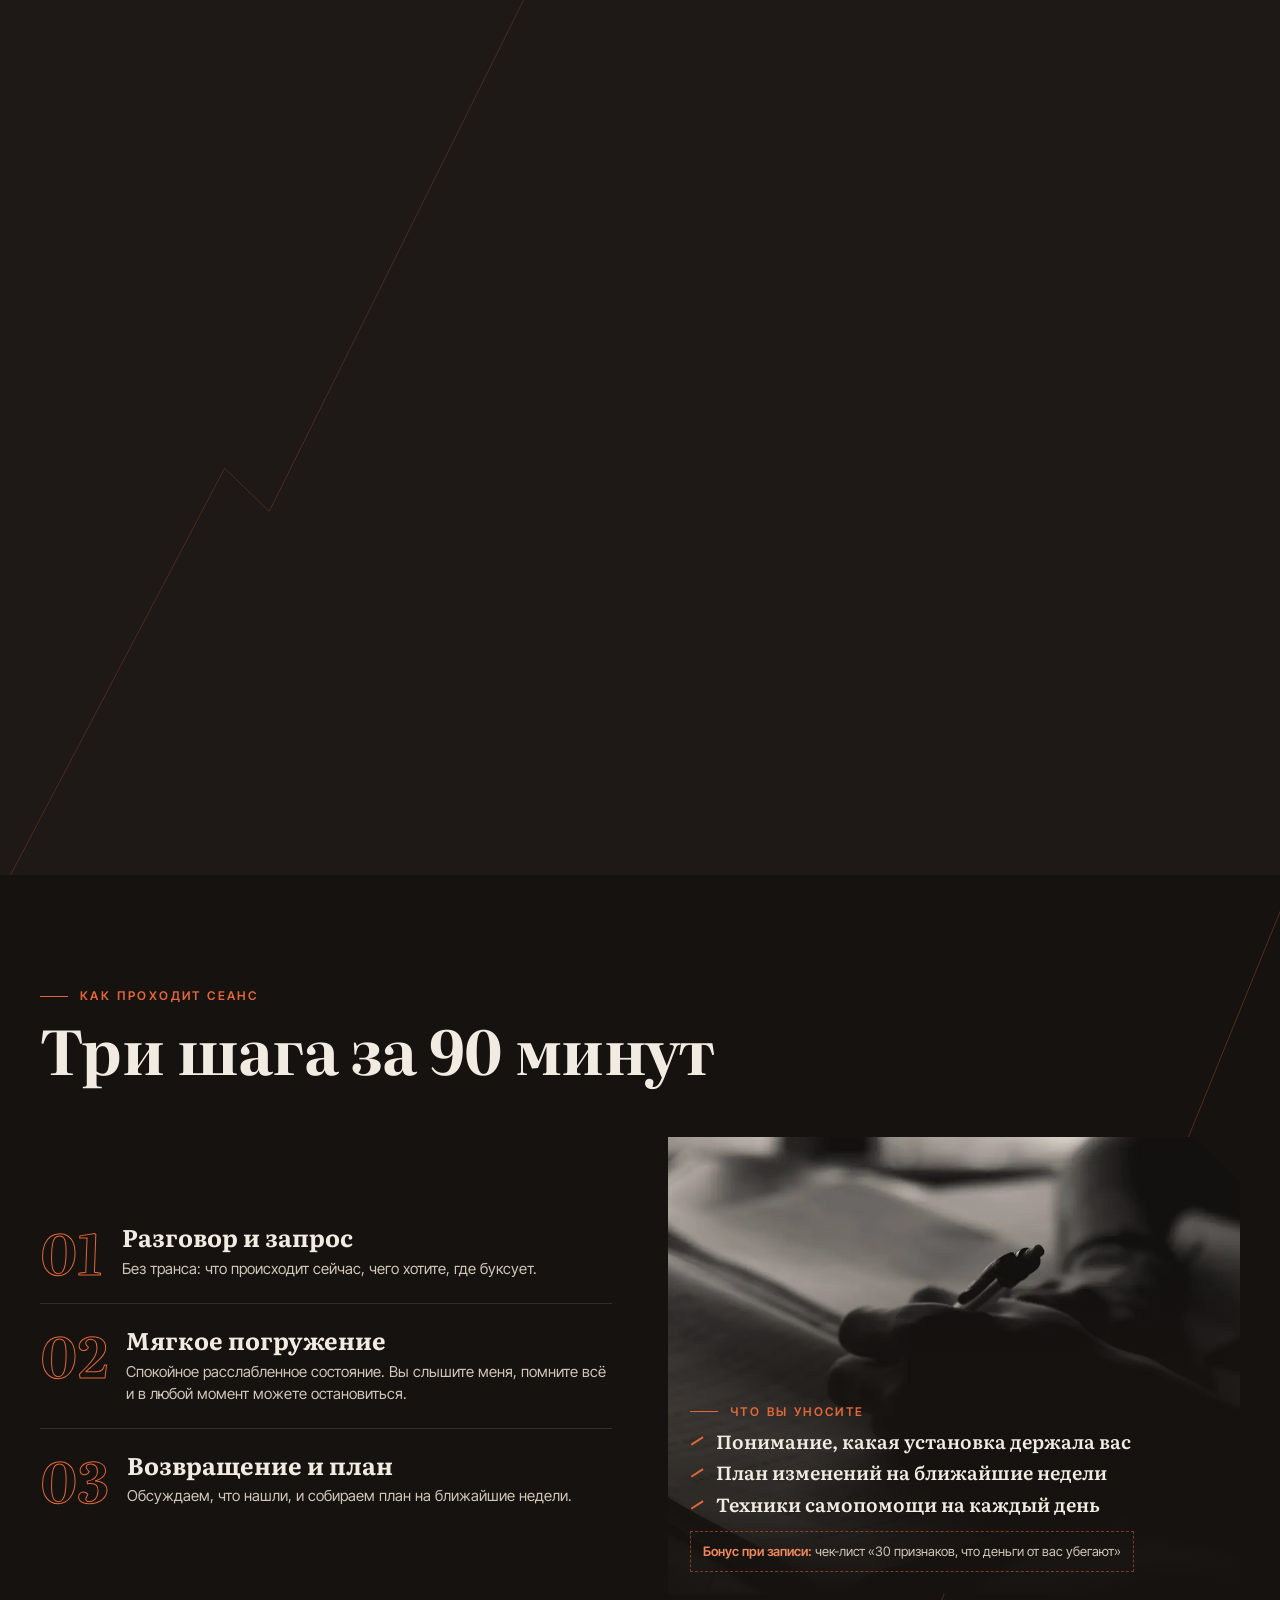
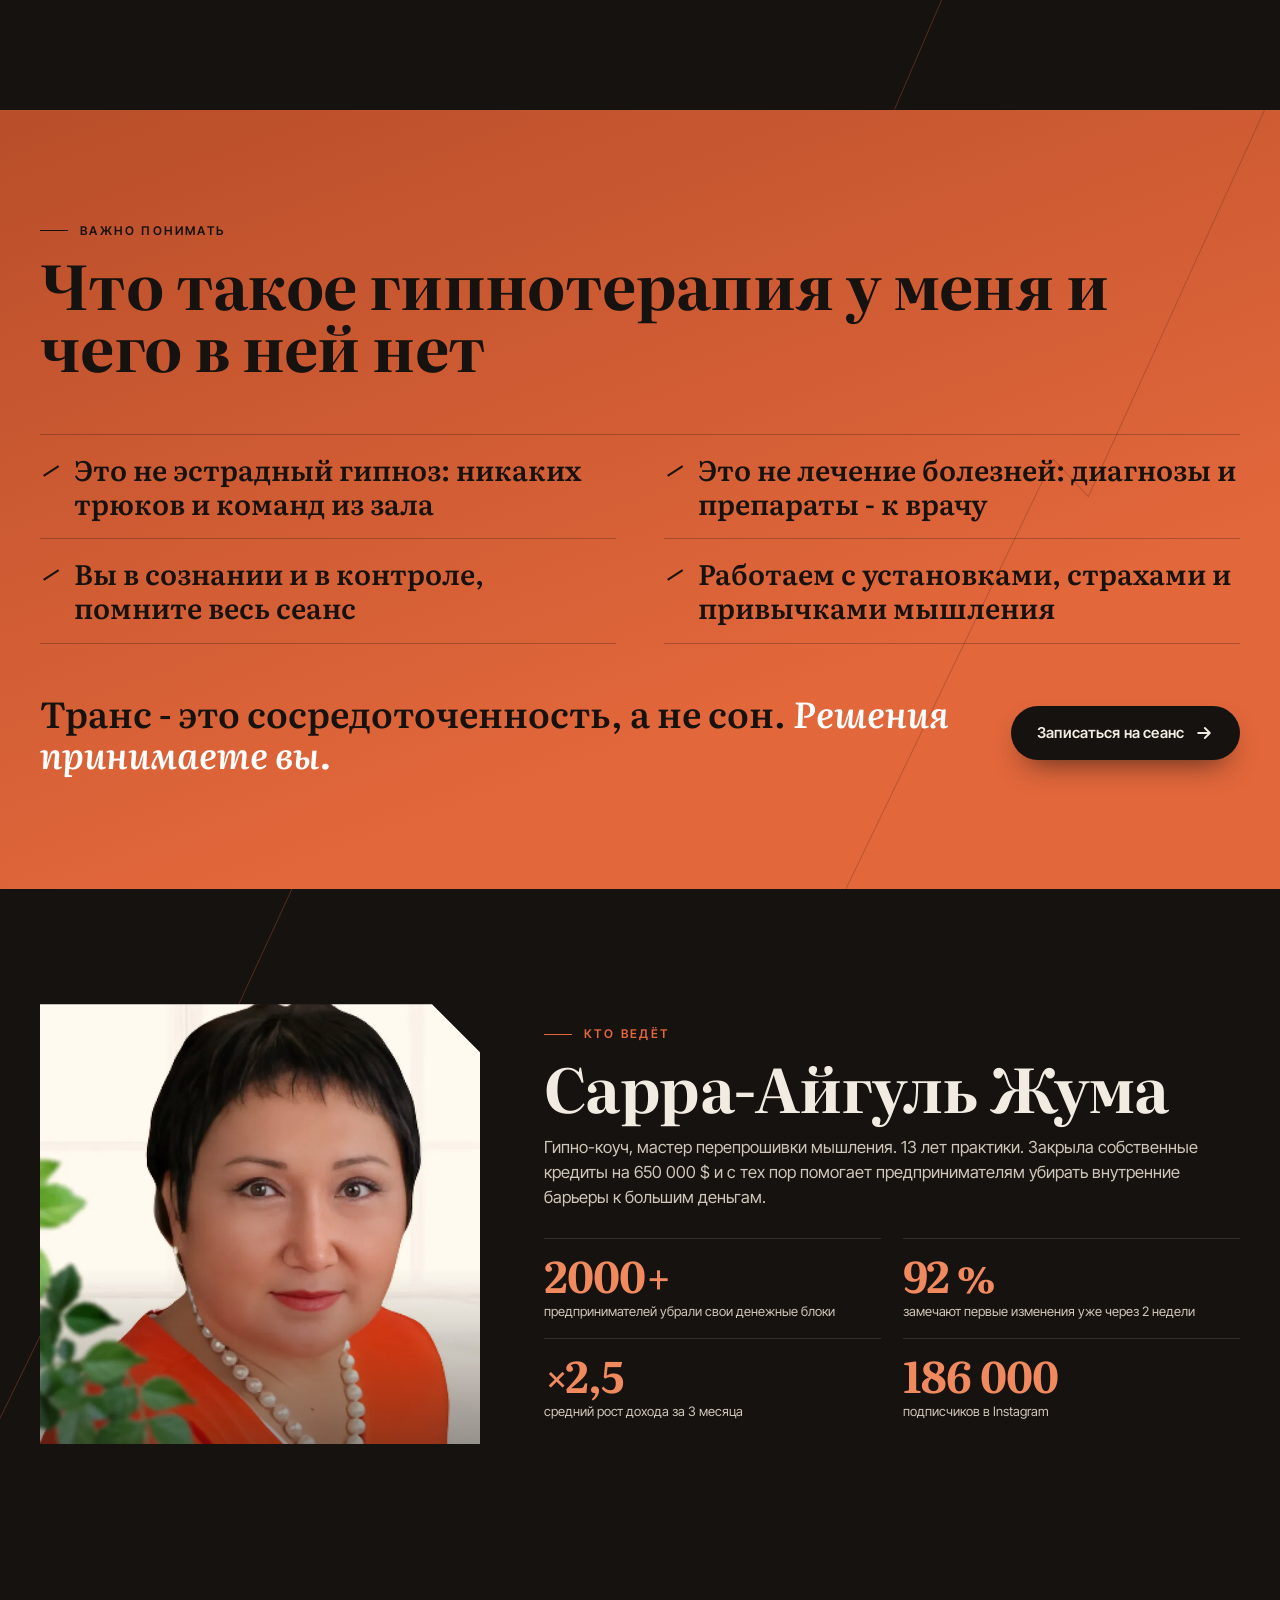
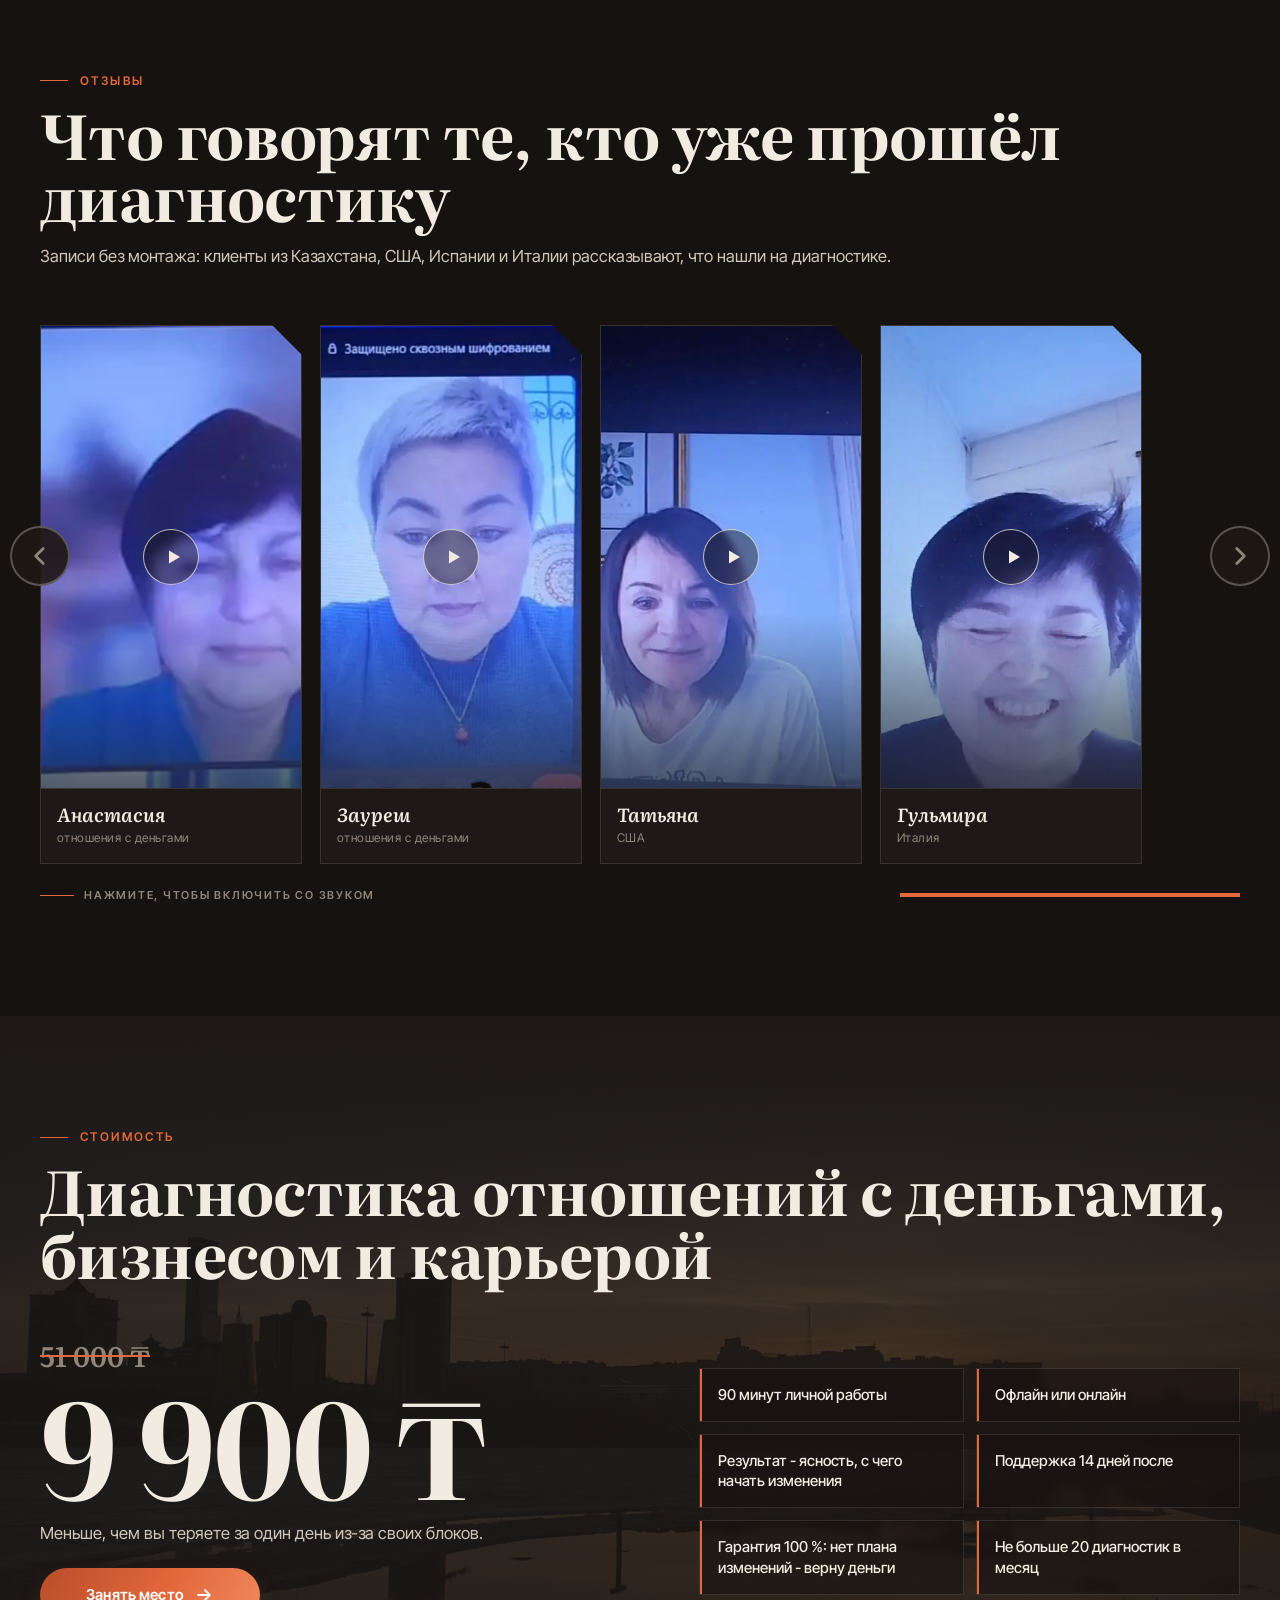
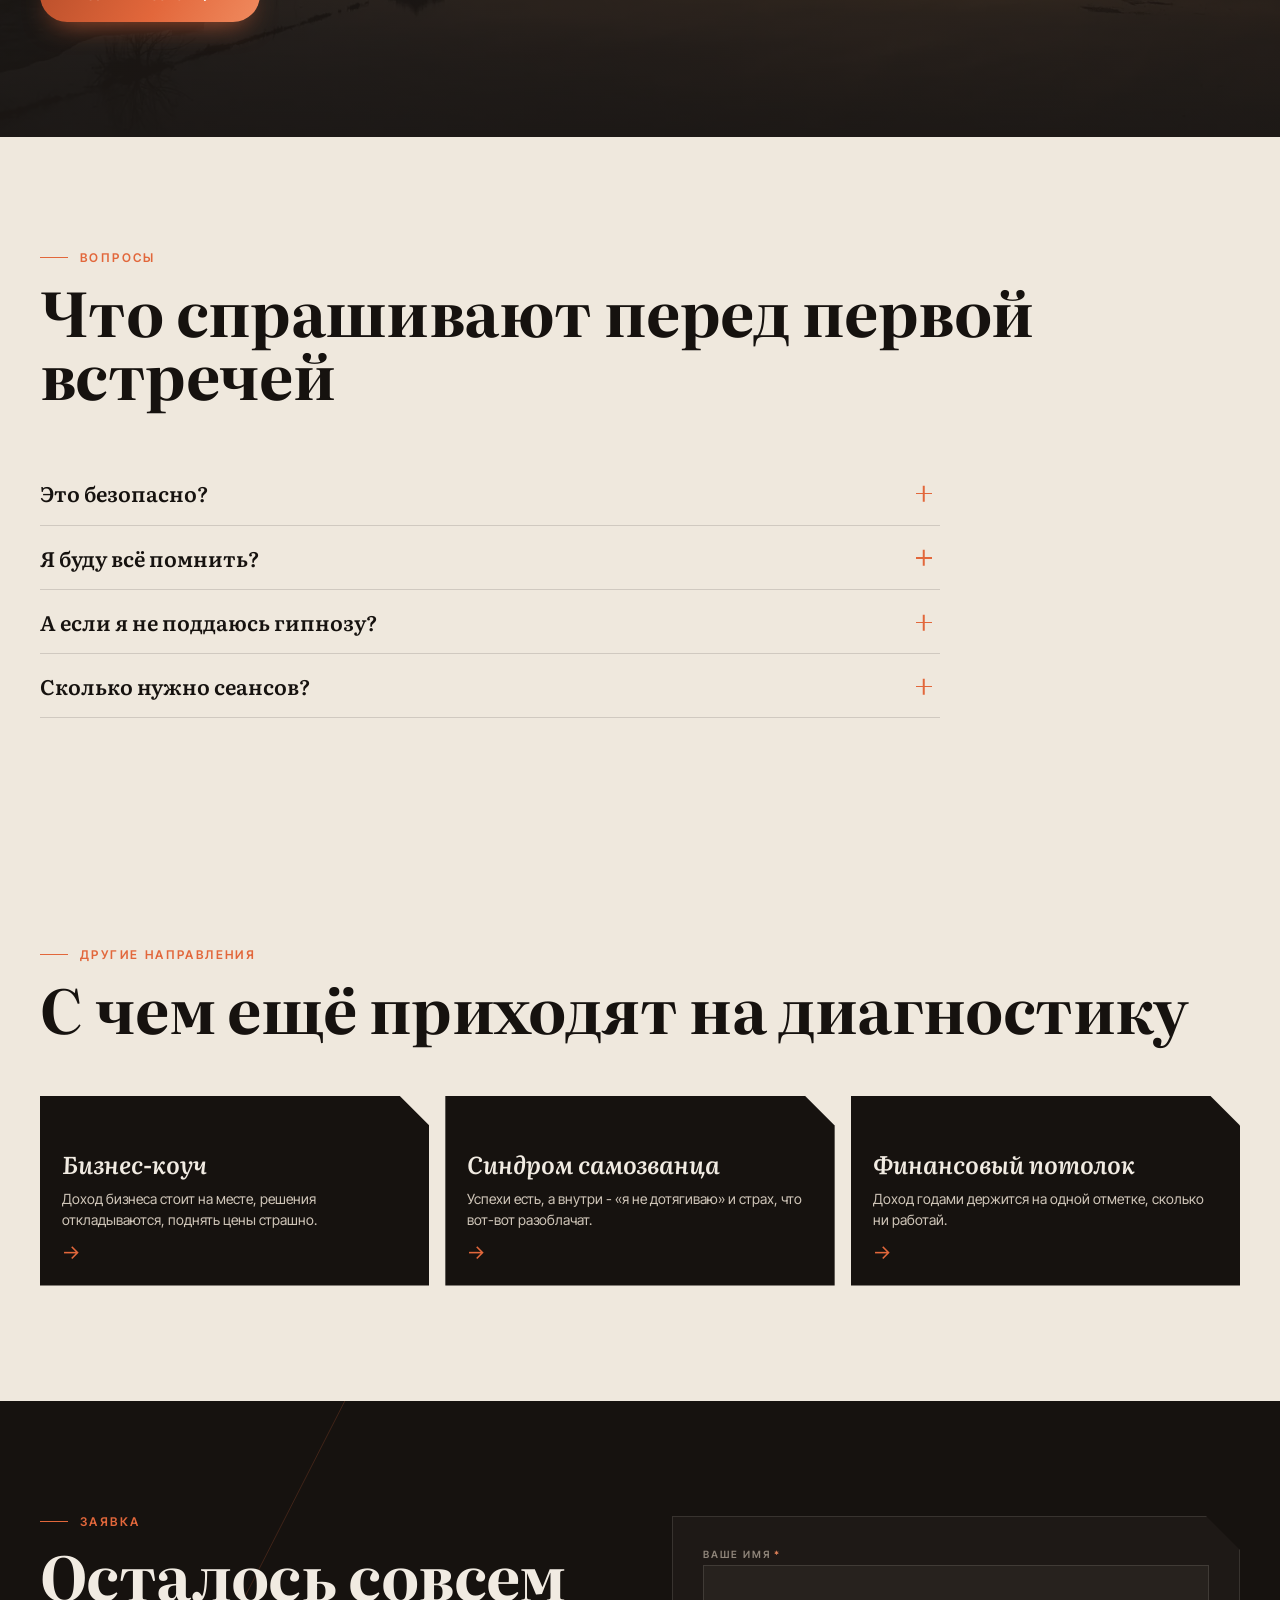
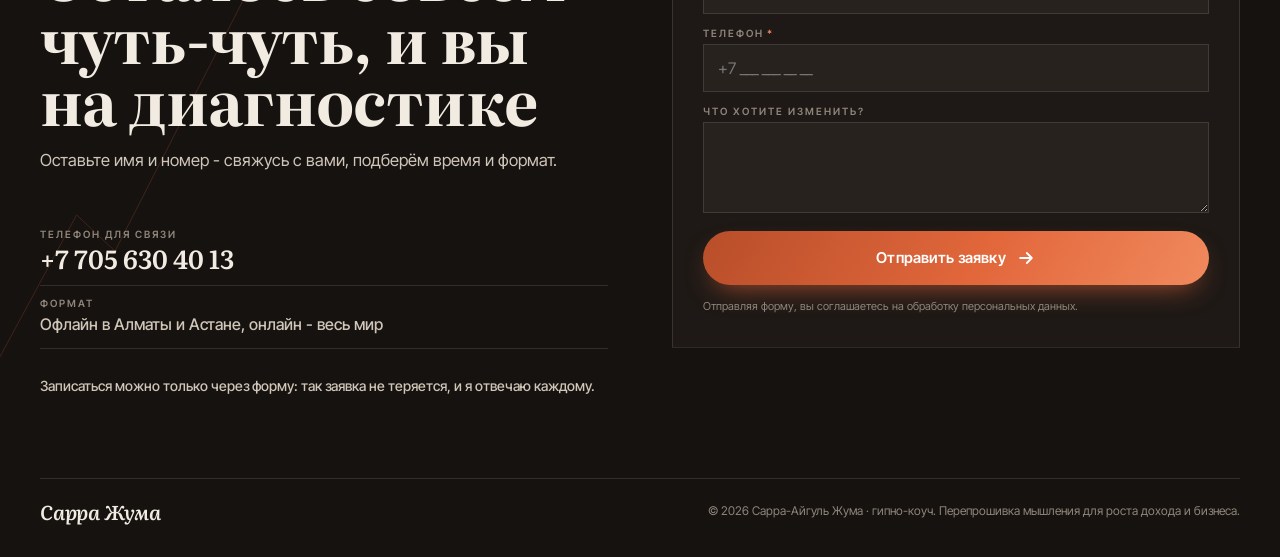
<file: gipnoterapiya/index.html>
<!DOCTYPE html>
<html lang="ru">
<head>
<meta charset="UTF-8">
<meta name="viewport" content="width=device-width, initial-scale=1.0">
<meta name="format-detection" content="telephone=no">
<title data-i="m.title">Гипнотерапия в Алматы и Астане - гипно-коуч Сарра Жума</title>
<meta name="description" data-i-c="m.desc" content="Гипнотерапия с гипно-коучем Саррой-Айгуль Жума: мягкий транс, работа с установками, страхами и самосаботажем. Первая встреча 90 минут, офлайн или онлайн, 9 900 ₸. 13 лет практики.">
<!-- Google tag (gtag.js) - Google Ads AW-18437819356 -->
<script async src="https://www.googletagmanager.com/gtag/js?id=AW-18437819356"></script>
<script>
  window.dataLayer = window.dataLayer || [];
  function gtag(){dataLayer.push(arguments);}
  gtag('js', new Date());
  gtag('config', 'AW-18437819356');

  /* цели Google Ads */
  var AW_CONV = {
    tel:  'AW-18437819356/bW-0CO2ekfEcENyX69dE',   /* Интерактивные номера телефонов */
    form: 'AW-18437819356/AL3ICOqwkfEcENyX69dE',   /* Отправка формы для потенциальных клиентов */
    kont: 'AW-18437819356/WZsdCJ-qkfEcENyX69dE'    /* Контакт (WhatsApp, Instagram) */
  };
  function awReport(sendTo, url){
    var went = false;
    var go = function(){ if (went) return; went = true; if (typeof url !== 'undefined') window.location = url; };
    try {
      gtag('event', 'conversion', {
        'send_to': sendTo, 'value': 1.0, 'currency': 'USD', 'event_callback': go
      });
    } catch (e) { go(); return false; }
    if (typeof url !== 'undefined') setTimeout(go, 900);
    return false;
  }
  function gtag_report_conversion(url){ return awReport(AW_CONV.tel, url); }
</script>
<link rel="canonical" href="https://sarracoach.kz/gipnoterapiya/">
<meta property="og:type" content="website">
<meta property="og:site_name" content="Сарра Жума · гипно-коуч">
<meta property="og:title" data-i-c="m.ogt" content="Гипнотерапия с Саррой Жума - первая встреча 90 минут">
<meta property="og:description" data-i-c="m.ogd" content="Мягкий транс без сцены и фокусов. Работаем с установками, которые держат доход и решения.">
<meta property="og:url" content="https://sarracoach.kz/gipnoterapiya/">
<meta property="og:image" content="https://sarracoach.kz/assets/lp/gipno.webp">
<meta property="og:image:width" content="1600">
<meta property="og:image:height" content="900">
<meta property="og:locale" content="ru_RU">
<meta name="twitter:card" content="summary_large_image">
<meta name="theme-color" content="#16120F">
<link rel="icon" href="../favicon.ico" sizes="any">
<link rel="icon" type="image/png" sizes="512x512" href="../assets/icon-512.png">
<link rel="apple-touch-icon" href="../assets/apple-touch-icon.png">
<link rel="preconnect" href="https://fonts.googleapis.com">
<link rel="preconnect" href="https://fonts.gstatic.com" crossorigin>
<link href="https://fonts.googleapis.com/css2?family=Literata:ital,opsz,wght@0,7..72,600;0,7..72,700;1,7..72,600;1,7..72,700&family=Inter+Tight:wght@400;500;600&display=swap" rel="stylesheet">
<link rel="stylesheet" href="../styles.css?v=20260922-3">
<script type="application/ld+json">{"@context":"https://schema.org","@type":"Service","name":"Гипнотерапия и гипно-коучинг","serviceType":"Гипнотерапия и гипно-коучинг","url":"https://sarracoach.kz/gipnoterapiya/","areaServed":"KZ","provider":{"@type":"Person","name":"Сарра-Айгуль Жума","jobTitle":"Гипно-коуч","telephone":"+77056304013","url":"https://sarracoach.kz/"},"offers":{"@type":"Offer","price":"9900","priceCurrency":"KZT","url":"https://sarracoach.kz/gipnoterapiya/"}}</script>
<script type="application/ld+json">{"@context":"https://schema.org","@type":"BreadcrumbList","itemListElement":[{"@type":"ListItem","position":1,"name":"Главная","item":"https://sarracoach.kz/"},{"@type":"ListItem","position":2,"name":"Гипнотерапия","item":"https://sarracoach.kz/gipnoterapiya/"}]}</script>
<script type="application/ld+json">{"@context":"https://schema.org","@type":"FAQPage","mainEntity":[{"@type":"Question","name":"Это безопасно?","acceptedAnswer":{"@type":"Answer","text":"Да. Транс - естественное состояние, в него человек входит каждый день: за рулём, за книгой, перед сном. Я веду процесс и в любой момент могу вывести из него."}},{"@type":"Question","name":"Я буду всё помнить?","acceptedAnswer":{"@type":"Answer","text":"Да. Это не сон и не потеря контроля: вы слышите меня, отвечаете и помните сеанс целиком."}},{"@type":"Question","name":"А если я не поддаюсь гипнозу?","acceptedAnswer":{"@type":"Answer","text":"Глубина у всех разная, и она не решает результат. Если транс идёт тяжело, работаем в разговоре - на итог это не влияет."}},{"@type":"Question","name":"Сколько нужно сеансов?","acceptedAnswer":{"@type":"Answer","text":"Первая встреча самостоятельна: 90 минут и план на руках. Дальше смотрим по запросу, чаще достаточно 1-3 встреч."}}]}</script>
<script src="https://lead-bot.sultan-askarov-kz.workers.dev/t.js" data-site="sarracoach" defer></script>
</head>
<body>
<svg width="0" height="0" style="position:absolute" aria-hidden="true">
  <symbol id="ic-wa" viewBox="0 0 24 24"><path fill="currentColor" d="M17.472 14.382c-.297-.149-1.758-.867-2.03-.967-.273-.099-.471-.148-.67.15-.197.297-.767.966-.94 1.164-.173.199-.347.223-.644.075-.297-.15-1.255-.463-2.39-1.475-.883-.788-1.48-1.761-1.653-2.059-.173-.297-.018-.458.13-.606.134-.133.298-.347.446-.52.149-.174.198-.298.298-.497.099-.198.05-.371-.025-.52-.075-.149-.669-1.612-.916-2.207-.242-.579-.487-.5-.669-.51a12.8 12.8 0 0 0-.57-.01c-.198 0-.52.074-.792.372-.272.297-1.04 1.016-1.04 2.479 0 1.462 1.065 2.875 1.213 3.074.149.198 2.096 3.2 5.077 4.487.709.306 1.262.489 1.694.625.712.227 1.36.195 1.872.118.571-.085 1.758-.719 2.006-1.413.248-.694.248-1.289.173-1.413-.074-.124-.272-.198-.57-.347m-5.421 7.403h-.004a9.87 9.87 0 0 1-5.031-1.378l-.361-.214-3.741.982.998-3.648-.235-.374a9.86 9.86 0 0 1-1.51-5.26c.001-5.45 4.436-9.884 9.888-9.884 2.64 0 5.122 1.03 6.988 2.898a9.825 9.825 0 0 1 2.893 6.994c-.003 5.45-4.437 9.884-9.885 9.884m8.413-18.297A11.815 11.815 0 0 0 12.05 0C5.495 0 .16 5.335.157 11.892c0 2.096.547 4.142 1.588 5.945L.057 24l6.305-1.654a11.882 11.882 0 0 0 5.683 1.448h.005c6.554 0 11.89-5.335 11.893-11.893A11.821 11.821 0 0 0 20.465 3.49"/></symbol>
  <symbol id="ic-tel" viewBox="0 0 24 24"><path fill="currentColor" d="M6.6 10.8a15.1 15.1 0 0 0 6.6 6.6l2.2-2.2c.3-.3.7-.4 1-.2 1.1.4 2.3.6 3.6.6.6 0 1 .4 1 1V20c0 .6-.4 1-1 1A17 17 0 0 1 3 4c0-.6.4-1 1-1h3.5c.6 0 1 .4 1 1 0 1.3.2 2.5.6 3.6.1.3 0 .7-.2 1l-2.3 2.2z"/></symbol>
  <symbol id="ic-ig" viewBox="0 0 24 24"><path fill="none" stroke="currentColor" stroke-width="1.8" d="M7.5 3h9A4.5 4.5 0 0 1 21 7.5v9a4.5 4.5 0 0 1-4.5 4.5h-9A4.5 4.5 0 0 1 3 16.5v-9A4.5 4.5 0 0 1 7.5 3z"/><circle cx="12" cy="12" r="4" fill="none" stroke="currentColor" stroke-width="1.8"/><circle cx="17.3" cy="6.7" r="1.2" fill="currentColor"/></symbol>
  <symbol id="ic-arr" viewBox="0 0 24 24"><path fill="none" stroke="currentColor" stroke-width="2.2" stroke-linecap="round" stroke-linejoin="round" d="M5 12h14M13 6l6 6-6 6"/></symbol>
  <symbol id="ic-chk" viewBox="0 0 24 24"><path fill="none" stroke="currentColor" stroke-width="2.4" stroke-linecap="round" stroke-linejoin="round" d="M5 12.5l4.5 4.5L19 7.5"/></symbol>
  <symbol id="ic-fault" viewBox="0 0 100 100" preserveAspectRatio="none"><path fill="none" stroke="currentColor" stroke-width="1" vector-effect="non-scaling-stroke" d="M-5 118 L44 54 L50 58 L105 -18"/></symbol>
</svg>

<!-- ШАПКА -->
<header class="hdr" id="hdr">
  <div class="wrap hdr-in">
    <a class="logo" href="../" data-i-aria="a.home" aria-label="Сарра Жума, на главную">
      <span class="logo-n">Сарра Жума</span>
      <span class="logo-s" data-i="a.role">гипно-коуч</span>
    </a>
    <nav class="nav" id="nav" data-i-aria="a.nav" aria-label="Разделы страницы">
      <a href="../" data-i="nav.main">Главная</a>
      <a href="#kak" data-i="nav.kak">Как проходит</a>
      <a href="#otzyvy" data-i="nav.otz">Отзывы</a>
      <a href="#cena" data-i="nav.cena">Цена</a>
      <a href="#faq" data-i="nav.faq">Вопросы</a>
      <a href="#zayavka" data-i="nav.kont">Контакты</a>
    </nav>
    <div class="hdr-right">
      <div class="lang" role="group" data-i-aria="a.lang" aria-label="Язык сайта">
        <button type="button" data-lang="ru" class="is-active" aria-pressed="true" lang="ru">RU</button>
        <button type="button" data-lang="kk" aria-pressed="false">KZ</button>
      </div>
      <a class="call" href="#zayavka" data-i-aria="a.zay" aria-label="Оставить заявку">
        <span data-i="b.zay">Оставить заявку</span><svg aria-hidden="true"><use href="#ic-arr"/></svg>
      </a>
      <button class="burger" id="burger" type="button" data-i-aria="a.menu" aria-label="Меню" aria-expanded="false" aria-controls="mnav"><i></i><i></i><i></i></button>
    </div>
  </div>
</header>

<!-- МОБИЛЬНОЕ МЕНЮ -->
<div class="mnav" id="mnav">
  <div class="wrap">
    <a href="../" data-i="nav.main">Главная</a>
    <a href="#kak" data-i="nav.kak">Как проходит</a>
    <a href="#otzyvy" data-i="nav.otz">Отзывы</a>
    <a href="#cena" data-i="nav.cena">Цена</a>
    <a href="#faq" data-i="nav.faq">Вопросы</a>
    <a href="#zayavka" data-i="nav.kont">Контакты</a>
    <div class="mnav-cta">
      <a class="btn btn-p" href="#zayavka"><span data-i="b.zay">Оставить заявку</span><svg aria-hidden="true"><use href="#ic-arr"/></svg></a>
    </div>
  </div>
</div>

<main>

<!-- ГЕРОЙ -->
<div class="pw pw-hero" id="top">
<section class="plate hero">
  <div class="hero-bg" aria-hidden="true">
    <picture>
      <source media="(max-width:760px)" srcset="../assets/lp/gipno-m.webp">
      <img src="../assets/lp/gipno.webp" alt="" width="1600" height="900" fetchpriority="high" decoding="async">
    </picture>
  </div>

  <div class="hero-cap" aria-hidden="true">
    <b>Сарра-Айгуль Жума</b>
    <span data-i="h.cap">гипно-коуч · 13 лет практики · 2000+ предпринимателей</span>
  </div>

  <div class="crack" aria-hidden="true">
    <div class="glow"></div>
    <div class="slab slab-a"><b></b><i></i></div>
    <div class="slab slab-b"><b></b><i></i></div>
  </div>

  <div class="hero-txt">
    <p class="kick" data-i="h.kick">Гипно-коуч · Алматы, Астана, онлайн · 13 лет</p>
    <h1 class="h1"><span class="h1-a" data-i="h.h1a">Гипнотерапия</span> <em class="h1-b" data-i="h.h1b">без сцены и фокусов</em></h1>
    <p class="lead" data-i="h.lead">Мягкий транс, в котором вы всё помните и всё контролируете. Находим установку, которая держит доход и решения, и меняем её. <em>Первая встреча - 90 минут, 9 900 ₸.</em></p>
    <div class="cta">
      <a class="btn btn-p" href="#zayavka"><span data-i="b.zay">Оставить заявку</span><svg aria-hidden="true"><use href="#ic-arr"/></svg></a>
      <a class="btn btn-g" href="#kak"><span data-i="b.kak">Как проходит встреча</span><svg aria-hidden="true"><use href="#ic-arr"/></svg></a>
    </div>
  </div>

</section>
</div>

<!-- ПЛИТА «БОЛИ» -->
<div class="pw" id="boli">
<section class="plate st-plate">
  <svg class="fault fault-1" aria-hidden="true"><use href="#ic-fault"/></svg>
  <div class="wrap txt">
    <p class="kick" data-i="s.bl.k">С чем работаем</p>
    <h2 data-i="s.bl.h">Что чаще всего разбираем в трансе</h2>
    <ul class="pains">
      <li data-i="bl.1">Страх успеха и больших денег</li>
      <li data-i="bl.2">Самосаботаж на пороге результата</li>
      <li data-i="bl.3">Родовые сценарии бедности</li>
      <li data-i="bl.4">Вина за желание зарабатывать</li>
      <li data-i="bl.5">Установка «я не достоин»</li>
      <li data-i="bl.6">Тревога перед крупными сделками</li>
    </ul>
    <p class="verdict" data-i="s.bl.v">Сознание знает, как надо. <em>Мешает то, что лежит глубже.</em></p>
  </div>
</section>
</div>

<!-- КАК ПРОХОДИТ -->
<section class="sec sec-dark" id="kak">
  <svg class="fault fault-2" aria-hidden="true"><use href="#ic-fault"/></svg>
  <div class="wrap">
    <div class="sec-head rv">
      <p class="kick" data-i="s.rz.k">Как проходит сеанс</p>
      <h2 data-i="s.rz.h">Три шага за 90 минут</h2>
    </div>
    <div class="rz">
      <ol class="steps rv">
        <li><span class="n">01</span><div><h3 data-i="st.1.h">Разговор и запрос</h3><p data-i="st.1.p">Без транса: что происходит сейчас, чего хотите, где буксует.</p></div></li>
        <li><span class="n">02</span><div><h3 data-i="st.2.h">Мягкое погружение</h3><p data-i="st.2.p">Спокойное расслабленное состояние. Вы слышите меня, помните всё и в любой момент можете остановиться.</p></div></li>
        <li><span class="n">03</span><div><h3 data-i="st.3.h">Возвращение и план</h3><p data-i="st.3.p">Обсуждаем, что нашли, и собираем план на ближайшие недели.</p></div></li>
      </ol>
      <figure class="take rv">
        <img src="../assets/plan.webp" data-i-alt="a.plan" alt="Рука записывает план в блокнот при тёплом свете" width="1200" height="800" loading="lazy" decoding="async">
        <figcaption>
          <p class="kick" data-i="s.tk.k">Что вы уносите</p>
          <ul>
            <li data-i="tk.1">Понимание, какая установка держала вас</li>
            <li data-i="tk.2">План изменений на ближайшие недели</li>
            <li data-i="tk.3">Техники самопомощи на каждый день</li>
          </ul>
          <p class="bonus" data-i="tk.b"><b>Бонус при записи:</b> чек-лист «30 признаков, что деньги от вас убегают»</p>
        </figcaption>
      </figure>
    </div>
  </div>
</section>

<!-- ТЕМАТИЧЕСКИЙ БЛОК -->
<section class="sec sec-acc" id="razbor">
  <svg class="fault fault-6" aria-hidden="true"><use href="#ic-fault"/></svg>
  <div class="wrap">
    <div class="sec-head rv">
      <p class="kick" data-i="s.ac.k">Важно понимать</p>
      <h2 data-i="s.ac.h">Что такое гипнотерапия у меня и чего в ней нет</h2>
    </div>
    <ul class="imp rv">
      <li data-i="ac.1">Это не эстрадный гипноз: никаких трюков и команд из зала</li>
      <li data-i="ac.2">Это не лечение болезней: диагнозы и препараты - к врачу</li>
      <li data-i="ac.3">Вы в сознании и в контроле, помните весь сеанс</li>
      <li data-i="ac.4">Работаем с установками, страхами и привычками мышления</li>
    </ul>
    <div class="imp-foot rv">
      <p class="verdict" data-i="s.ac.v">Транс - это сосредоточенность, а не сон. <em>Решения принимаете вы.</em></p>
      <div class="cta">
        <a class="btn btn-ink" href="#zayavka"><span data-i="b.blok">Записаться на сеанс</span><svg aria-hidden="true"><use href="#ic-arr"/></svg></a>
      </div>
    </div>
  </div>
</section>

<!-- КТО ВЕДЁТ -->
<section class="sec sec-dark" id="o-sarre">
  <svg class="fault fault-3" aria-hidden="true"><use href="#ic-fault"/></svg>
  <div class="wrap about">
    <figure class="about-ph rv">
      <img src="../assets/sarra.webp" data-i-alt="a.sarra" alt="Сарра-Айгуль Жума, гипно-коуч" width="800" height="800" loading="lazy" decoding="async">
    </figure>
    <div class="about-txt">
      <div class="sec-head rv">
        <p class="kick" data-i="s.ab.k">Кто ведёт</p>
        <h2>Сарра-Айгуль Жума</h2>
        <p class="sec-lead" data-i="s.ab.p">Гипно-коуч, мастер перепрошивки мышления. 13 лет практики. Закрыла собственные кредиты на 650 000 $ и с тех пор помогает предпринимателям убирать внутренние барьеры к большим деньгам.</p>
      </div>
      <ul class="stats rv">
        <li><b>2000+</b><span data-i="st.a">предпринимателей убрали свои денежные блоки</span></li>
        <li><b>92 %</b><span data-i="st.b">замечают первые изменения уже через 2 недели</span></li>
        <li><b>×2,5</b><span data-i="st.c">средний рост дохода за 3 месяца</span></li>
        <li><b>186 000</b><span data-i="st.d">подписчиков в Instagram</span></li>
      </ul>
    </div>
  </div>
</section>

<!-- ОТЗЫВЫ -->
<section class="sec sec-dark" id="otzyvy">
  <div class="wrap">
    <div class="sec-head rv">
      <p class="kick" data-i="s.oz.k">Отзывы</p>
      <h2 data-i="s.oz.h">Что говорят те, кто уже прошёл диагностику</h2>
      <p class="sec-lead" data-i="s.oz.p">Записи без монтажа: клиенты из Казахстана, США, Испании и Италии рассказывают, что нашли на диагностике.</p>
    </div>
    <div class="otz-wrap">
      <div class="otz" id="otz">
      <figure class="otz-i rv">
        <button class="otz-slot" type="button" data-full="../assets/otz/otz-04.mp4" data-poster="../assets/otz/otz-04.webp" data-i-aria="a.play" aria-label="Смотреть видео-отзыв">
          <img src="../assets/otz/otz-04.webp" alt="" width="480" height="854" loading="lazy" decoding="async">
          <video class="otz-loop" data-src="../assets/otz/otz-04-loop.mp4" muted playsinline loop preload="none" tabindex="-1" aria-hidden="true"></video>
          <span class="otz-play" aria-hidden="true"><svg viewBox="0 0 24 24"><path d="M8 5.5v13l11-6.5z"/></svg></span>
        </button>
        <figcaption>
          <b data-i="oz.04.n">Анастасия</b>
          <span data-i="oz.04.r">отношения с деньгами</span>
        </figcaption>
      </figure>
      <figure class="otz-i rv">
        <button class="otz-slot" type="button" data-full="../assets/otz/otz-05.mp4" data-poster="../assets/otz/otz-05.webp" data-i-aria="a.play" aria-label="Смотреть видео-отзыв">
          <img src="../assets/otz/otz-05.webp" alt="" width="480" height="854" loading="lazy" decoding="async">
          <video class="otz-loop" data-src="../assets/otz/otz-05-loop.mp4" muted playsinline loop preload="none" tabindex="-1" aria-hidden="true"></video>
          <span class="otz-play" aria-hidden="true"><svg viewBox="0 0 24 24"><path d="M8 5.5v13l11-6.5z"/></svg></span>
        </button>
        <figcaption>
          <b data-i="oz.05.n">Зауреш</b>
          <span data-i="oz.05.r">отношения с деньгами</span>
        </figcaption>
      </figure>
      <figure class="otz-i rv">
        <button class="otz-slot" type="button" data-full="../assets/otz/otz-06.mp4" data-poster="../assets/otz/otz-06.webp" data-i-aria="a.play" aria-label="Смотреть видео-отзыв">
          <img src="../assets/otz/otz-06.webp" alt="" width="480" height="854" loading="lazy" decoding="async">
          <video class="otz-loop" data-src="../assets/otz/otz-06-loop.mp4" muted playsinline loop preload="none" tabindex="-1" aria-hidden="true"></video>
          <span class="otz-play" aria-hidden="true"><svg viewBox="0 0 24 24"><path d="M8 5.5v13l11-6.5z"/></svg></span>
        </button>
        <figcaption>
          <b data-i="oz.06.n">Татьяна</b>
          <span data-i="oz.06.r">США</span>
        </figcaption>
      </figure>
      <figure class="otz-i rv">
        <button class="otz-slot" type="button" data-full="../assets/otz/otz-08.mp4" data-poster="../assets/otz/otz-08.webp" data-i-aria="a.play" aria-label="Смотреть видео-отзыв">
          <img src="../assets/otz/otz-08.webp" alt="" width="480" height="854" loading="lazy" decoding="async">
          <video class="otz-loop" data-src="../assets/otz/otz-08-loop.mp4" muted playsinline loop preload="none" tabindex="-1" aria-hidden="true"></video>
          <span class="otz-play" aria-hidden="true"><svg viewBox="0 0 24 24"><path d="M8 5.5v13l11-6.5z"/></svg></span>
        </button>
        <figcaption>
          <b data-i="oz.08.n">Гульмира</b>
          <span data-i="oz.08.r">Италия</span>
        </figcaption>
      </figure>
      </div>
      <button class="otz-nav prev" id="otzprev" type="button" data-i-aria="a.prev" aria-label="Предыдущие отзывы" disabled>
        <svg viewBox="0 0 24 24" aria-hidden="true"><path fill="none" stroke="currentColor" stroke-width="2" stroke-linecap="round" stroke-linejoin="round" d="M15 5l-7 7 7 7"/></svg>
      </button>
      <button class="otz-nav next" id="otznext" type="button" data-i-aria="a.next" aria-label="Следующие отзывы">
        <svg viewBox="0 0 24 24" aria-hidden="true"><path fill="none" stroke="currentColor" stroke-width="2" stroke-linecap="round" stroke-linejoin="round" d="M9 5l7 7-7 7"/></svg>
      </button>
    </div>
    <div class="otz-foot rv">
      <p class="otz-hint" data-i="oz.hint">Нажмите, чтобы включить со звуком</p>
      <div class="otz-bar" aria-hidden="true"><i id="otzbar"></i></div>
    </div>
  </div>
</section>

<!-- ЦЕНА -->
<section class="sec sec-cena" id="cena">
  <div class="cena-bg" aria-hidden="true"><img src="../assets/city.webp" alt="" width="1600" height="900" loading="lazy" decoding="async"></div>
  <div class="wrap">
    <div class="sec-head rv">
      <p class="kick" data-i="s.cn.k">Стоимость</p>
      <h2 data-i="s.cn.h">Диагностика отношений с деньгами, бизнесом и карьерой</h2>
    </div>
    <div class="cena rv">
      <div class="price">
        <s>51 000 ₸</s>
        <b>9 900 ₸</b>
        <p data-i="cn.note">Меньше, чем вы теряете за один день из-за своих блоков.</p>
        <div class="cta">
          <a class="btn btn-p" href="#zayavka"><span data-i="b.seat">Занять место</span><svg aria-hidden="true"><use href="#ic-arr"/></svg></a>
        </div>
      </div>
      <ul class="terms">
        <li data-i="cn.1">90 минут личной работы</li>
        <li data-i="cn.2">Офлайн или онлайн</li>
        <li data-i="cn.3">Результат - ясность, с чего начать изменения</li>
        <li data-i="cn.4">Поддержка 14 дней после</li>
        <li data-i="cn.5">Гарантия 100 %: нет плана изменений - верну деньги</li>
        <li data-i="cn.6">Не больше 20 диагностик в месяц</li>
      </ul>
    </div>
  </div>
</section>

<!-- ВОПРОСЫ -->
<section class="sec sec-bone" id="faq">
  <div class="wrap wrap-n">
    <div class="sec-head rv">
      <p class="kick" data-i="s.fq.k">Вопросы</p>
      <h2 data-i="s.fq.h">Что спрашивают перед первой встречей</h2>
    </div>
    <div class="faq rv">
      <details><summary data-i="q.1">Это безопасно?</summary><p data-i="q.1.a">Да. Транс - естественное состояние, в него человек входит каждый день: за рулём, за книгой, перед сном. Я веду процесс и в любой момент могу вывести из него.</p></details>
      <details><summary data-i="q.2">Я буду всё помнить?</summary><p data-i="q.2.a">Да. Это не сон и не потеря контроля: вы слышите меня, отвечаете и помните сеанс целиком.</p></details>
      <details><summary data-i="q.3">А если я не поддаюсь гипнозу?</summary><p data-i="q.3.a">Глубина у всех разная, и она не решает результат. Если транс идёт тяжело, работаем в разговоре - на итог это не влияет.</p></details>
      <details><summary data-i="q.4">Сколько нужно сеансов?</summary><p data-i="q.4.a">Первая встреча самостоятельна: 90 минут и план на руках. Дальше смотрим по запросу, чаще достаточно 1-3 встреч.</p></details>
    </div>
  </div>
</section>

<!-- ДРУГИЕ НАПРАВЛЕНИЯ -->
<section class="sec sec-bone" id="napravleniya">
  <div class="wrap">
    <div class="sec-head rv">
      <p class="kick" data-i="s.dr.k">Другие направления</p>
      <h2 data-i="s.dr.h">С чем ещё приходят на диагностику</h2>
    </div>
  </div>
  <div class="strip-wrap">
    <ul class="progs cards">
            <li class="prog rv"><a href="../biznes-kouch/"><h3 data-i="dr.1.h">Бизнес-коуч</h3><p data-i="dr.1.p">Доход бизнеса стоит на месте, решения откладываются, поднять цены страшно.</p></a></li>
      <li class="prog rv"><a href="../sindrom-samozvantsa/"><h3 data-i="dr.3.h">Синдром самозванца</h3><p data-i="dr.3.p">Успехи есть, а внутри - «я не дотягиваю» и страх, что вот-вот разоблачат.</p></a></li>
      <li class="prog rv"><a href="../finansovyy-potolok/"><h3 data-i="dr.4.h">Финансовый потолок</h3><p data-i="dr.4.p">Доход годами держится на одной отметке, сколько ни работай.</p></a></li>
    </ul>
  </div>
</section>

<!-- ЗАЯВКА И КОНТАКТЫ -->
<section class="sec sec-dark sec-kont" id="zayavka">
  <svg class="fault fault-5" aria-hidden="true"><use href="#ic-fault"/></svg>
  <div class="wrap kont">
    <div class="kont-l">
      <div class="sec-head rv">
        <p class="kick" data-i="s.za.k">Заявка</p>
        <h2 data-i="s.za.h">Осталось совсем чуть-чуть, и вы на диагностике</h2>
        <p class="sec-lead" data-i="s.za.p">Оставьте имя и номер - свяжусь с вами, подберём время и формат.</p>
      </div>
      <ul class="kont-list rv">
        <li><span data-i="k.tel">Телефон для связи</span><span class="val">+7 705 630 40 13</span></li>
        <li><span data-i="k.fmt">Формат</span><span class="val sm" data-i="k.fmt.v">Офлайн в Алматы и Астане, онлайн - весь мир</span></li>
      </ul>
      <p class="kont-note rv" data-i="k.note">Записаться можно только через форму: так заявка не теряется, и я отвечаю каждому.</p>
    </div>
    <form class="form rv" id="form" novalidate>
      <label><span data-i="f.name">Ваше имя</span><span class="req" aria-hidden="true">*</span><input type="text" name="name" autocomplete="name" required maxlength="60"></label>
      <label><span data-i="f.phone">Телефон</span><span class="req" aria-hidden="true">*</span><input type="tel" name="phone" autocomplete="tel" inputmode="tel" required aria-required="true" placeholder="+7 ___ ___ __ __"></label>
      <label><span data-i="f.msg">Что хотите изменить?</span><textarea name="msg" rows="3" maxlength="500"></textarea></label>
      <label class="hp" aria-hidden="true">Не заполняйте<input type="text" name="website" tabindex="-1" autocomplete="off"></label>
      <button class="btn btn-p" type="submit"><span data-i="f.send">Отправить заявку</span><svg aria-hidden="true"><use href="#ic-arr"/></svg></button>
      <p class="f-consent" data-i="f.cons">Отправляя форму, вы соглашаетесь на обработку персональных данных.</p>
      <p class="f-err" id="ferr" hidden data-i="f.err">Укажите имя и номер телефона.</p>
      <p class="f-ok" id="fok" hidden data-i="f.ok">Спасибо! Заявка принята - свяжусь с вами в ближайшее время.</p>
    </form>
  </div>
  <footer class="wrap foot">
    <span class="logo-n">Сарра Жума</span>
    <p data-i="f.copy">© 2026 Сарра-Айгуль Жума · гипно-коуч. Перепрошивка мышления для роста дохода и бизнеса.</p>
  </footer>
</section>

</main>

<!-- ПЛЕЕР ВИДЕО-ОТЗЫВА -->
<div class="vmod" id="vmod" role="dialog" aria-modal="true" data-i-aria="a.vmod" aria-label="Видео-отзыв">
  <button class="vmod-x" id="vmodx" type="button" data-i-aria="a.close" aria-label="Закрыть">
    <svg viewBox="0 0 24 24" aria-hidden="true"><path fill="none" stroke="currentColor" stroke-width="2" stroke-linecap="round" d="M6 6l12 12M18 6L6 18"/></svg>
  </button>
  <div class="vmod-in">
    <video id="vmodv" controls playsinline preload="none"></video>
    <p class="vmod-cap" id="vmodc"></p>
  </div>
</div>

<!-- ЛИПКАЯ ПАНЕЛЬ НА МОБИЛЬНОМ -->
<div class="bar bar-one" id="bar">
  <a href="#zayavka"><span data-i="b.zay">Оставить заявку</span><svg aria-hidden="true"><use href="#ic-arr"/></svg></a>
</div>

<!-- тексты WhatsApp этой страницы (русские; казахские - в assets/lang/gipnoterapiya-kk.js) -->
<script>window.SITE_WA_RU = {"hero": "Здравствуйте, Сарра! Интересует гипнотерапия. Хочу записаться на первую встречу (90 минут).", "blok": "Здравствуйте, Сарра! Хочу записаться на сеанс гипнотерапии.", "cena": "Здравствуйте, Сарра! Хочу занять место на первую встречу за 9 900 ₸ (гипнотерапия).", "kont": "Здравствуйте, Сарра! Пишу со страницы про гипнотерапию. Хочу записаться."};</script>
<script src="../script.js?v=20260922-3" data-kk="assets/lang/gipnoterapiya-kk.js" defer></script>
</body>
</html>
</file>
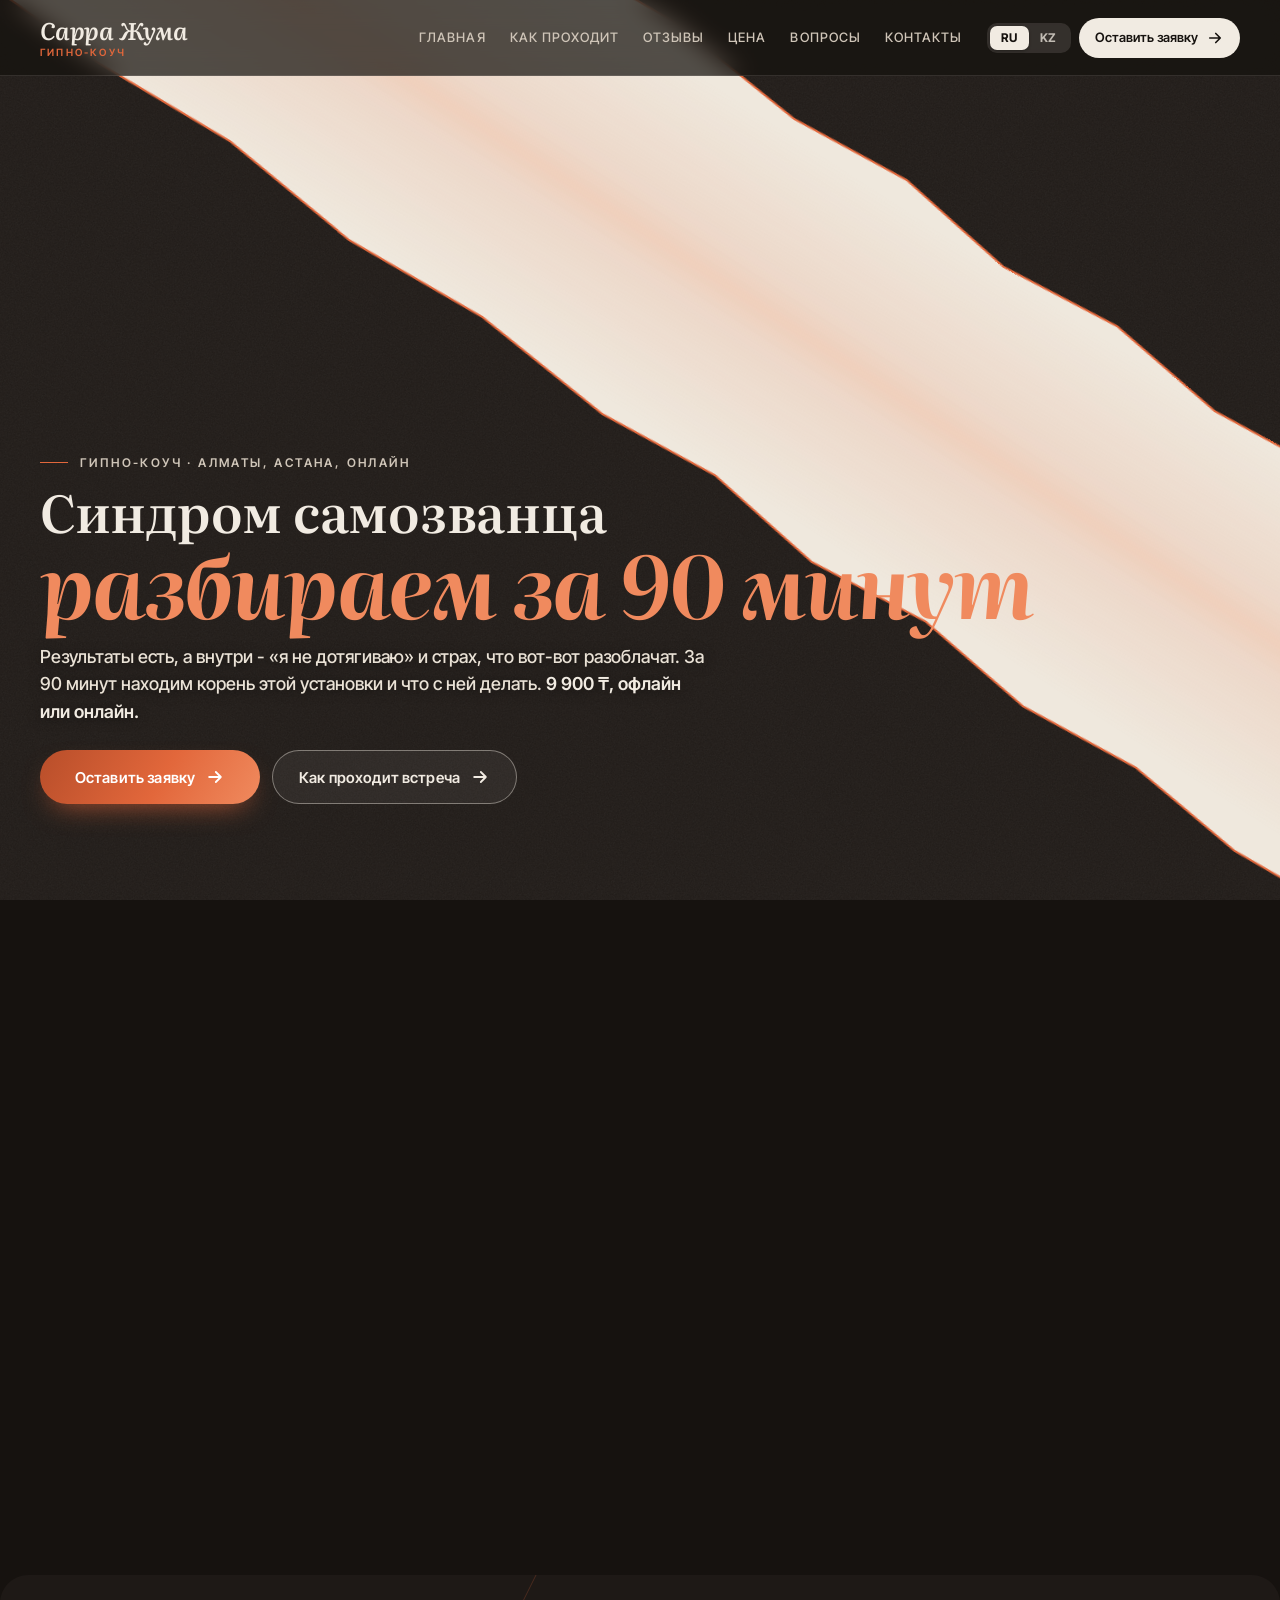
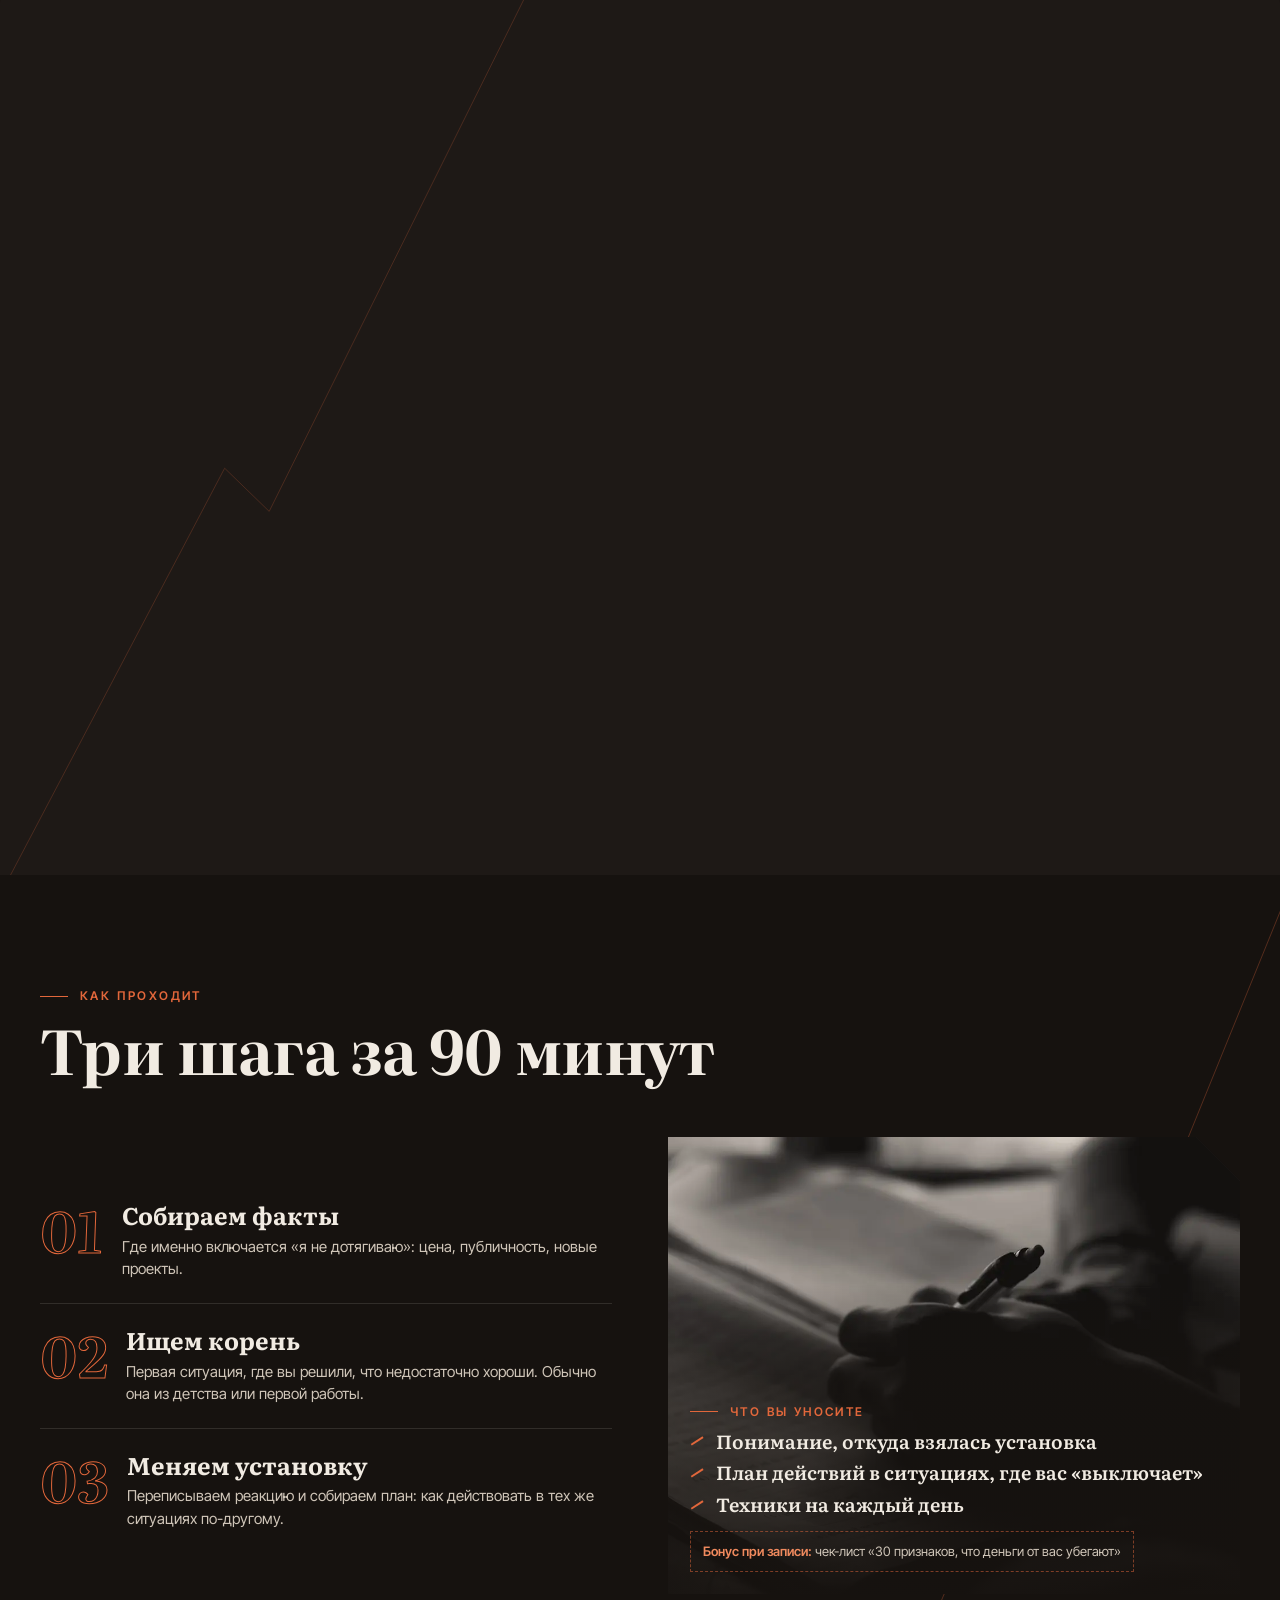
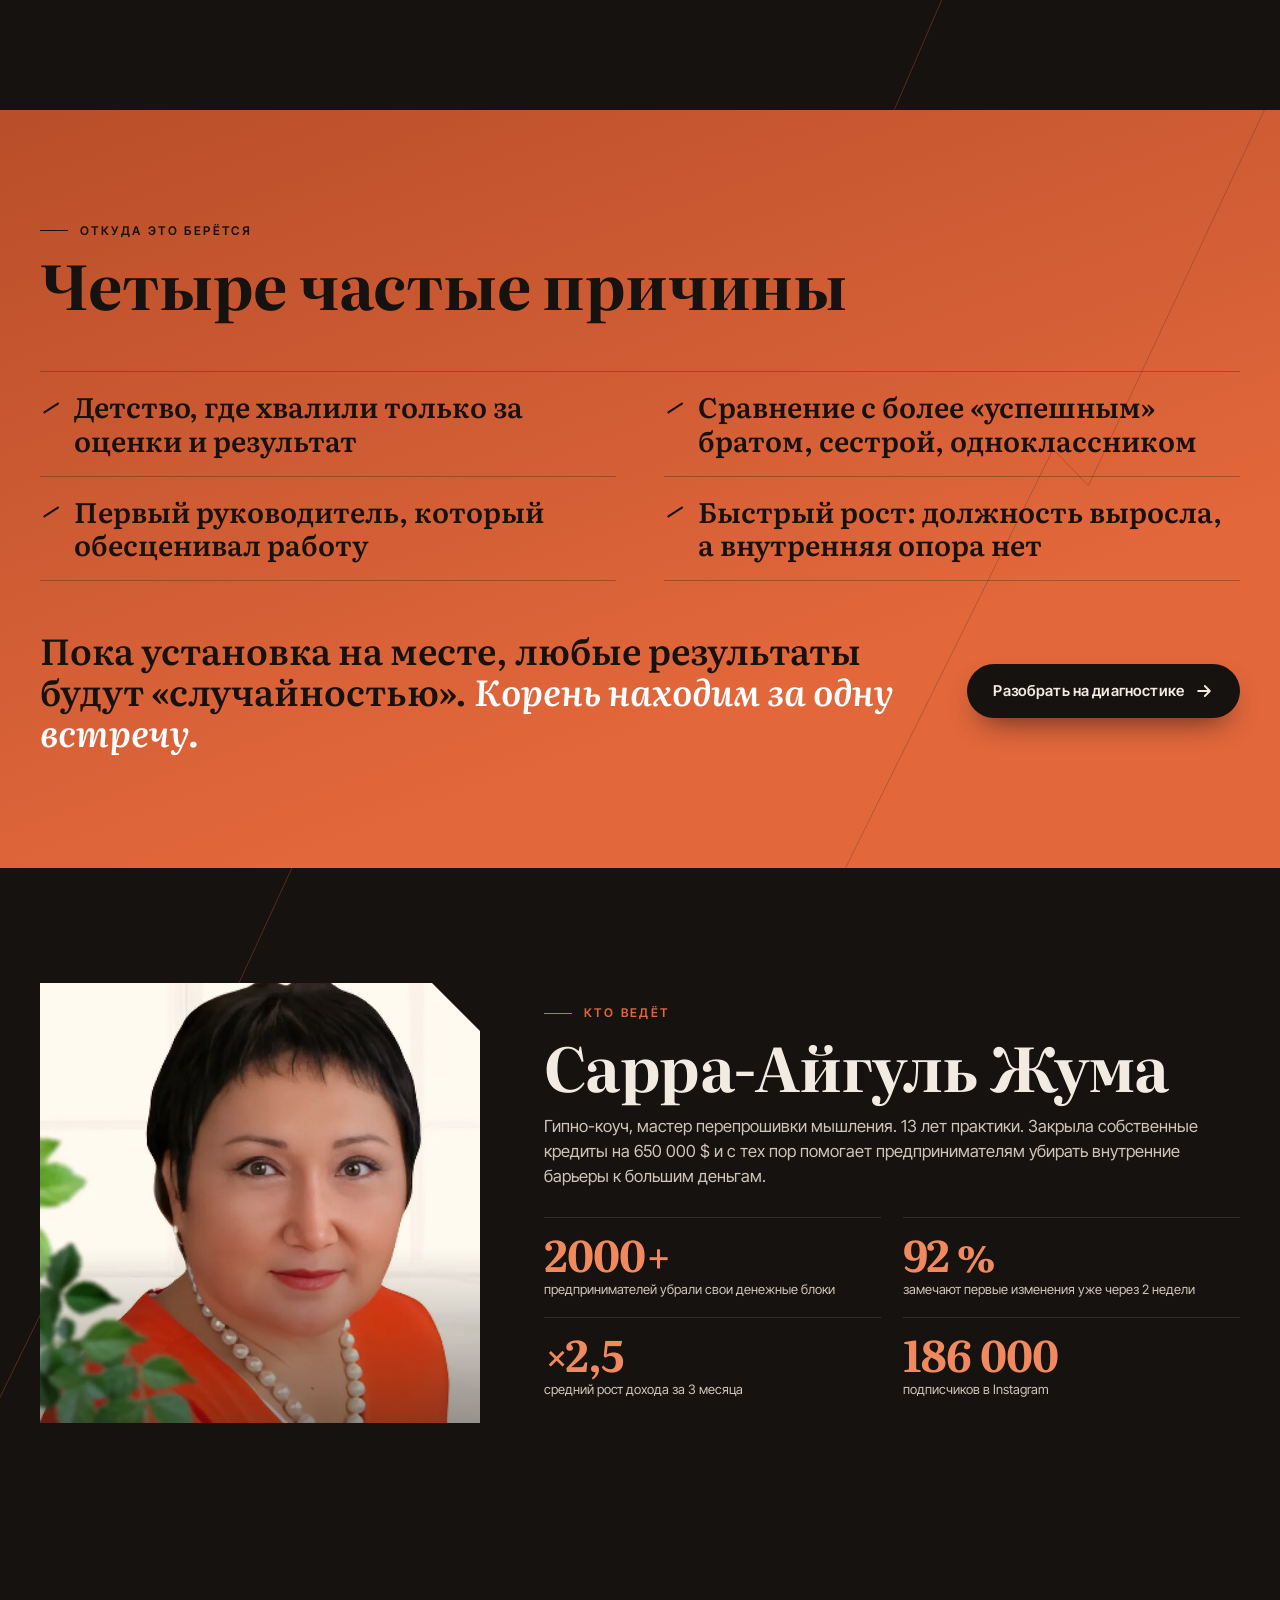
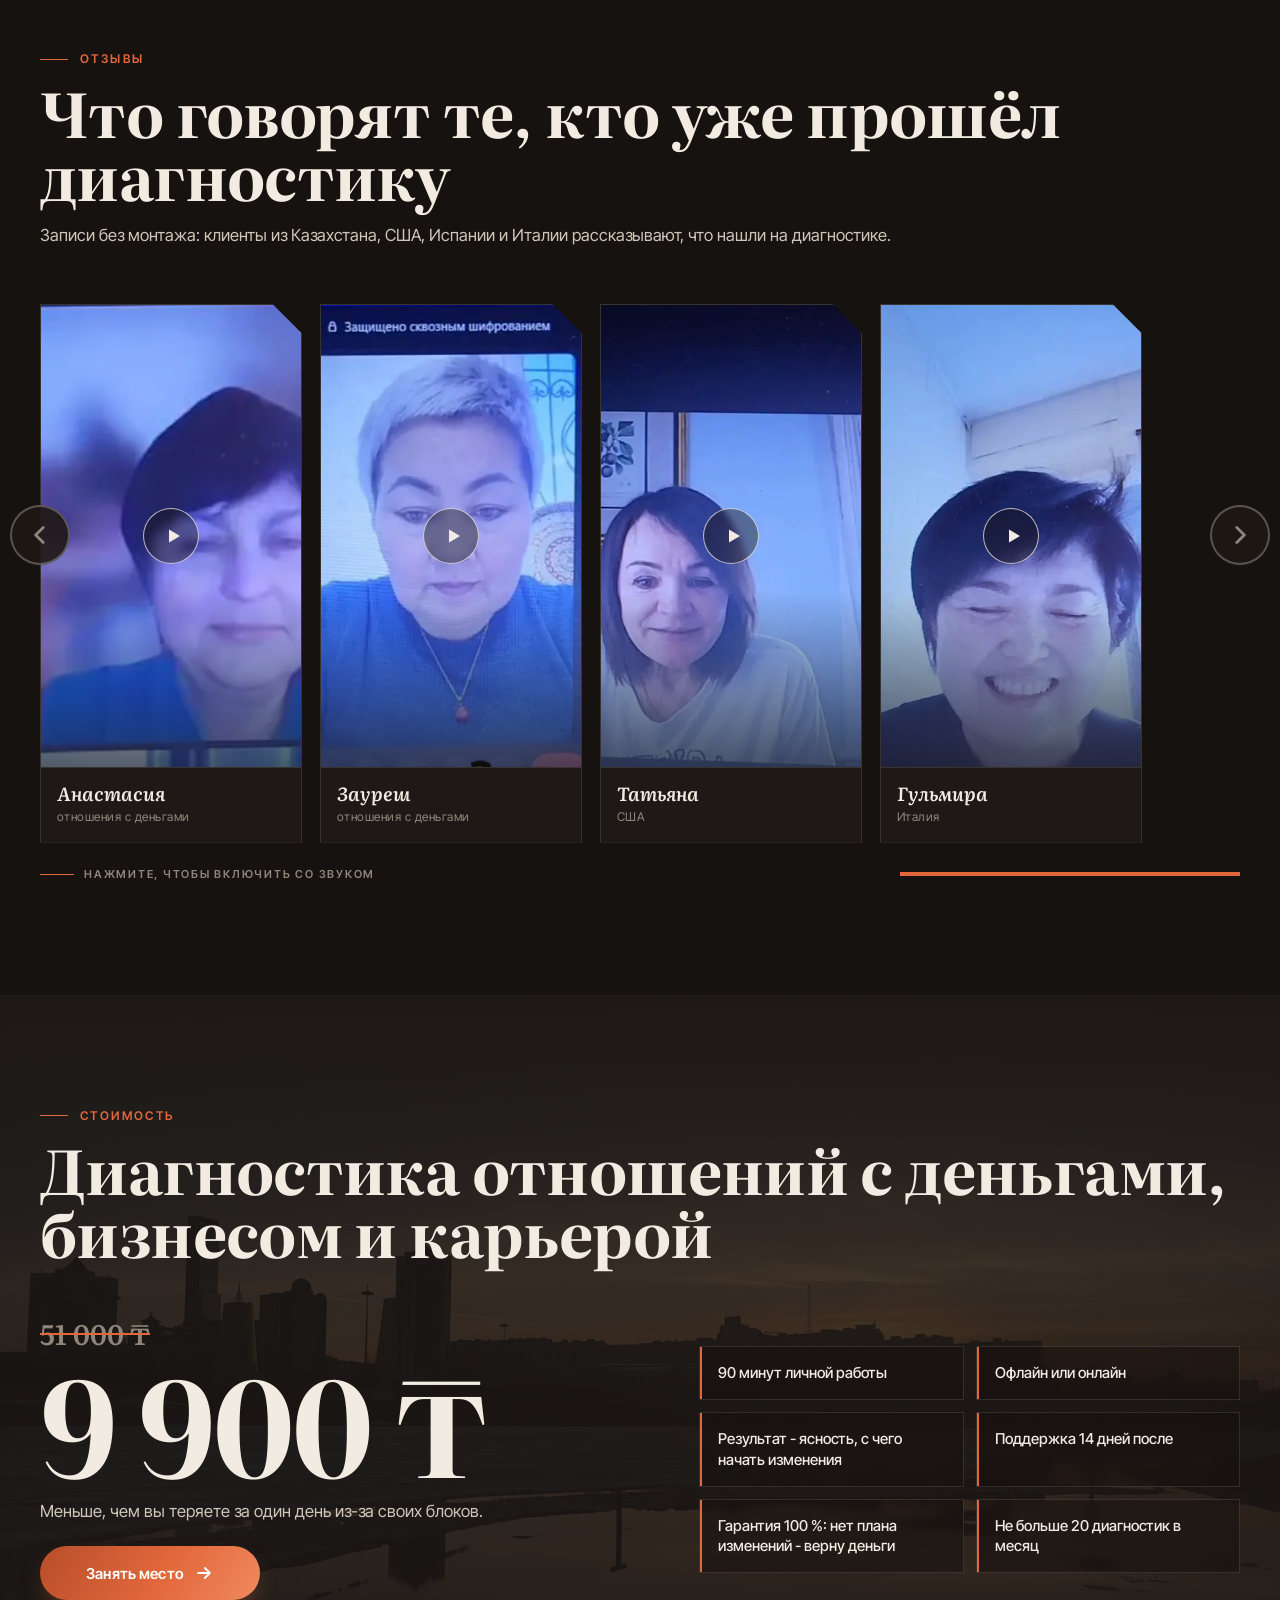
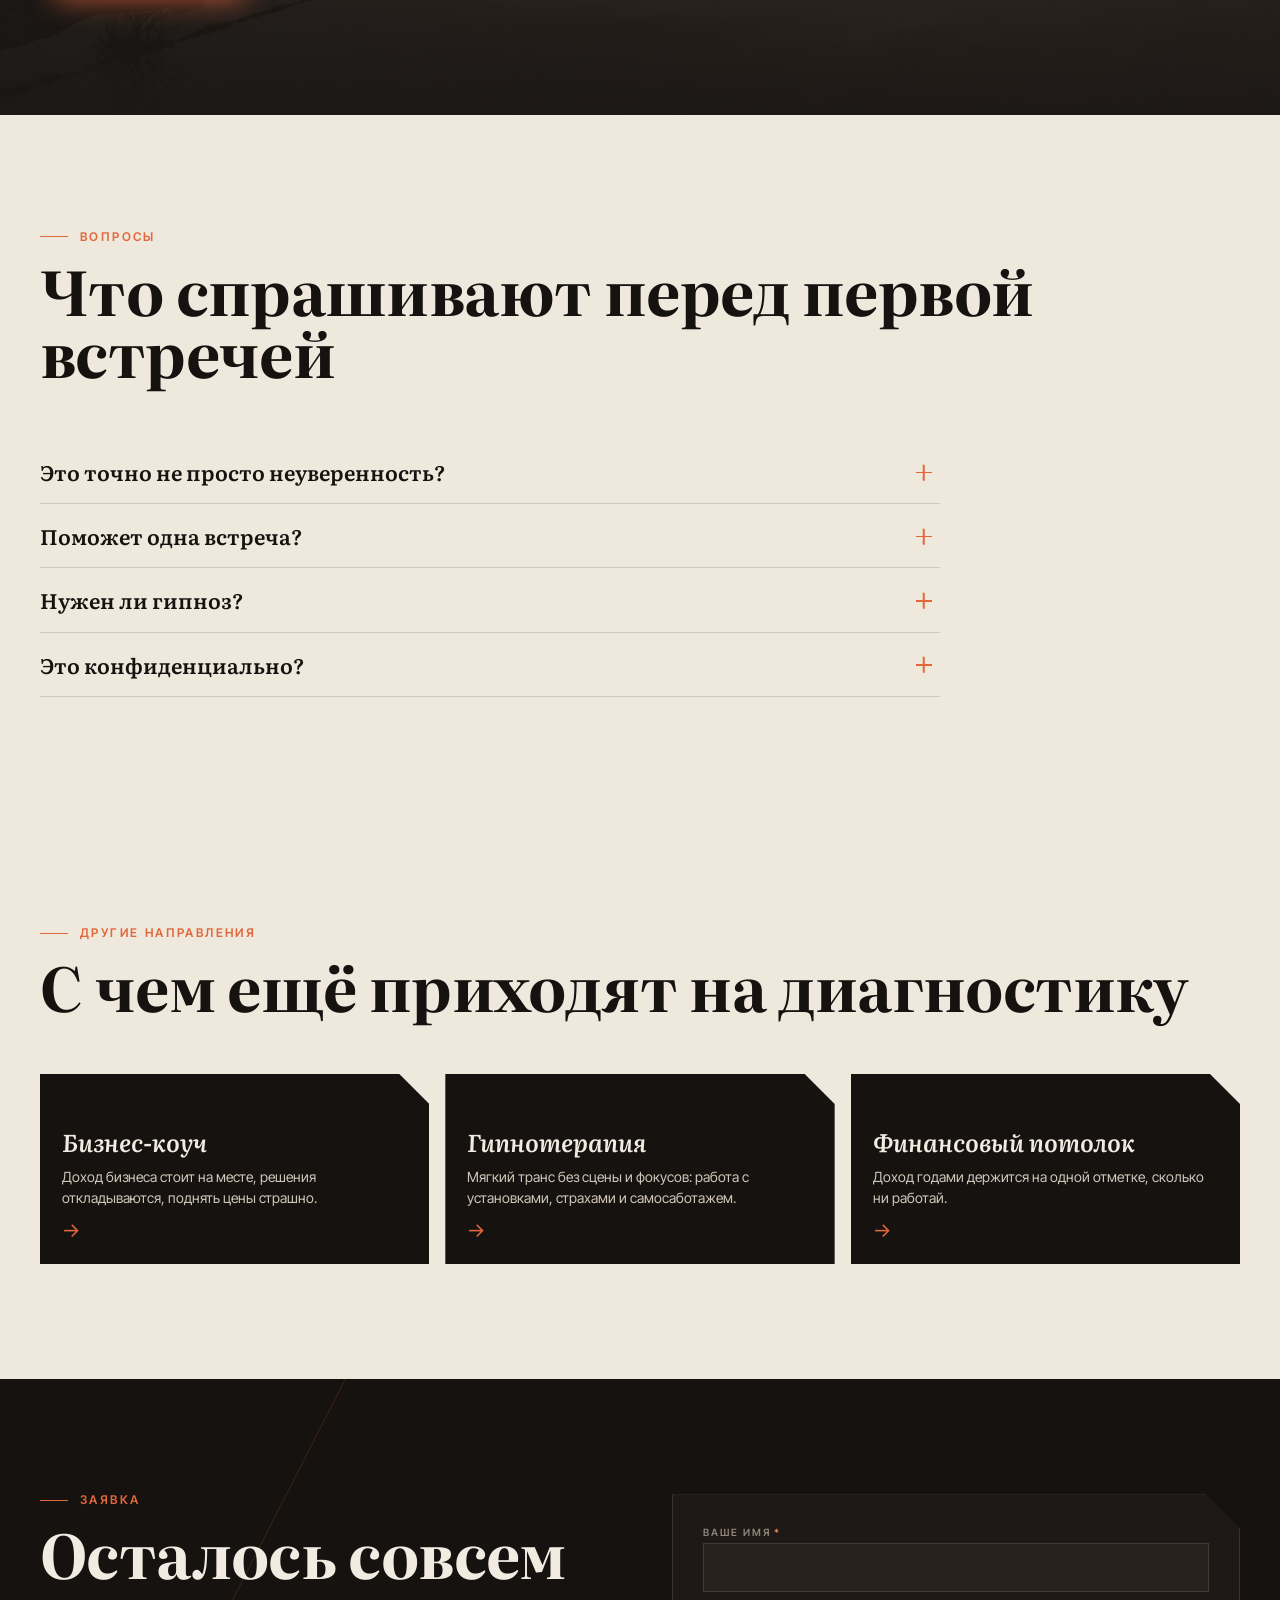
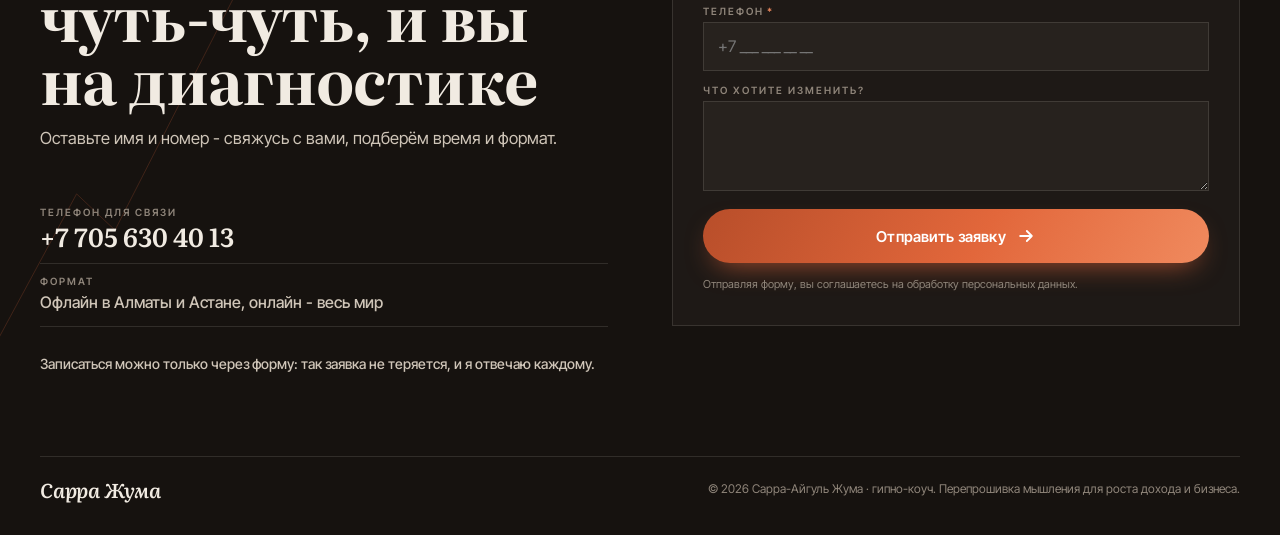
<file: sindrom-samozvantsa/index.html>
<!DOCTYPE html>
<html lang="ru">
<head>
<meta charset="UTF-8">
<meta name="viewport" content="width=device-width, initial-scale=1.0">
<meta name="format-detection" content="telephone=no">
<title data-i="m.title">Синдром самозванца - разбор с гипно-коучем за 90 минут</title>
<meta name="description" data-i-c="m.desc" content="Синдром самозванца: почему при реальных результатах внутри «я не дотягиваю». За 90 минут находим корень установки и что с ней делать. Гипно-коуч Сарра-Айгуль Жума, 9 900 ₸, офлайн или онлайн.">
<!-- Google tag (gtag.js) - Google Ads AW-18437819356 -->
<script async src="https://www.googletagmanager.com/gtag/js?id=AW-18437819356"></script>
<script>
  window.dataLayer = window.dataLayer || [];
  function gtag(){dataLayer.push(arguments);}
  gtag('js', new Date());
  gtag('config', 'AW-18437819356');

  /* цели Google Ads */
  var AW_CONV = {
    tel:  'AW-18437819356/bW-0CO2ekfEcENyX69dE',   /* Интерактивные номера телефонов */
    form: 'AW-18437819356/AL3ICOqwkfEcENyX69dE',   /* Отправка формы для потенциальных клиентов */
    kont: 'AW-18437819356/WZsdCJ-qkfEcENyX69dE'    /* Контакт (WhatsApp, Instagram) */
  };
  function awReport(sendTo, url){
    var went = false;
    var go = function(){ if (went) return; went = true; if (typeof url !== 'undefined') window.location = url; };
    try {
      gtag('event', 'conversion', {
        'send_to': sendTo, 'value': 1.0, 'currency': 'USD', 'event_callback': go
      });
    } catch (e) { go(); return false; }
    if (typeof url !== 'undefined') setTimeout(go, 900);
    return false;
  }
  function gtag_report_conversion(url){ return awReport(AW_CONV.tel, url); }
</script>
<link rel="canonical" href="https://sarracoach.kz/sindrom-samozvantsa/">
<meta property="og:type" content="website">
<meta property="og:site_name" content="Сарра Жума · гипно-коуч">
<meta property="og:title" data-i-c="m.ogt" content="Синдром самозванца - разбор за 90 минут">
<meta property="og:description" data-i-c="m.ogd" content="«Просто повезло», страх разоблачения, заниженные цены. Находим корень установки и меняем её.">
<meta property="og:url" content="https://sarracoach.kz/sindrom-samozvantsa/">
<meta property="og:image" content="https://sarracoach.kz/assets/lp/samoz.webp">
<meta property="og:image:width" content="1600">
<meta property="og:image:height" content="900">
<meta property="og:locale" content="ru_RU">
<meta name="twitter:card" content="summary_large_image">
<meta name="theme-color" content="#16120F">
<link rel="icon" href="../favicon.ico" sizes="any">
<link rel="icon" type="image/png" sizes="512x512" href="../assets/icon-512.png">
<link rel="apple-touch-icon" href="../assets/apple-touch-icon.png">
<link rel="preconnect" href="https://fonts.googleapis.com">
<link rel="preconnect" href="https://fonts.gstatic.com" crossorigin>
<link href="https://fonts.googleapis.com/css2?family=Literata:ital,opsz,wght@0,7..72,600;0,7..72,700;1,7..72,600;1,7..72,700&family=Inter+Tight:wght@400;500;600&display=swap" rel="stylesheet">
<link rel="stylesheet" href="../styles.css?v=20260922-3">
<script type="application/ld+json">{"@context":"https://schema.org","@type":"Service","name":"Работа с синдромом самозванца","serviceType":"Работа с синдромом самозванца","url":"https://sarracoach.kz/sindrom-samozvantsa/","areaServed":"KZ","provider":{"@type":"Person","name":"Сарра-Айгуль Жума","jobTitle":"Гипно-коуч","telephone":"+77056304013","url":"https://sarracoach.kz/"},"offers":{"@type":"Offer","price":"9900","priceCurrency":"KZT","url":"https://sarracoach.kz/sindrom-samozvantsa/"}}</script>
<script type="application/ld+json">{"@context":"https://schema.org","@type":"BreadcrumbList","itemListElement":[{"@type":"ListItem","position":1,"name":"Главная","item":"https://sarracoach.kz/"},{"@type":"ListItem","position":2,"name":"Синдром самозванца","item":"https://sarracoach.kz/sindrom-samozvantsa/"}]}</script>
<script type="application/ld+json">{"@context":"https://schema.org","@type":"FAQPage","mainEntity":[{"@type":"Question","name":"Это точно не просто неуверенность?","acceptedAnswer":{"@type":"Answer","text":"Неуверенность - про «я не умею». Синдром самозванца - про «умею, но это не считается». Разница важна: работать надо с разным."}},{"@type":"Question","name":"Поможет одна встреча?","acceptedAnswer":{"@type":"Answer","text":"За 90 минут вы уходите с корнем установки и планом. Дальше бывает нужна поддержка, но первый шаг делается за одну встречу."}},{"@type":"Question","name":"Нужен ли гипноз?","acceptedAnswer":{"@type":"Answer","text":"Не обязательно. Иногда корень виден в разговоре, иногда помогает мягкий транс. Решаем на встрече, вас никто не будет уговаривать."}},{"@type":"Question","name":"Это конфиденциально?","acceptedAnswer":{"@type":"Answer","text":"Да. Всё, что вы рассказываете, остаётся между нами."}}]}</script>
<script src="https://lead-bot.sultan-askarov-kz.workers.dev/t.js" data-site="sarracoach" defer></script>
</head>
<body>
<svg width="0" height="0" style="position:absolute" aria-hidden="true">
  <symbol id="ic-wa" viewBox="0 0 24 24"><path fill="currentColor" d="M17.472 14.382c-.297-.149-1.758-.867-2.03-.967-.273-.099-.471-.148-.67.15-.197.297-.767.966-.94 1.164-.173.199-.347.223-.644.075-.297-.15-1.255-.463-2.39-1.475-.883-.788-1.48-1.761-1.653-2.059-.173-.297-.018-.458.13-.606.134-.133.298-.347.446-.52.149-.174.198-.298.298-.497.099-.198.05-.371-.025-.52-.075-.149-.669-1.612-.916-2.207-.242-.579-.487-.5-.669-.51a12.8 12.8 0 0 0-.57-.01c-.198 0-.52.074-.792.372-.272.297-1.04 1.016-1.04 2.479 0 1.462 1.065 2.875 1.213 3.074.149.198 2.096 3.2 5.077 4.487.709.306 1.262.489 1.694.625.712.227 1.36.195 1.872.118.571-.085 1.758-.719 2.006-1.413.248-.694.248-1.289.173-1.413-.074-.124-.272-.198-.57-.347m-5.421 7.403h-.004a9.87 9.87 0 0 1-5.031-1.378l-.361-.214-3.741.982.998-3.648-.235-.374a9.86 9.86 0 0 1-1.51-5.26c.001-5.45 4.436-9.884 9.888-9.884 2.64 0 5.122 1.03 6.988 2.898a9.825 9.825 0 0 1 2.893 6.994c-.003 5.45-4.437 9.884-9.885 9.884m8.413-18.297A11.815 11.815 0 0 0 12.05 0C5.495 0 .16 5.335.157 11.892c0 2.096.547 4.142 1.588 5.945L.057 24l6.305-1.654a11.882 11.882 0 0 0 5.683 1.448h.005c6.554 0 11.89-5.335 11.893-11.893A11.821 11.821 0 0 0 20.465 3.49"/></symbol>
  <symbol id="ic-tel" viewBox="0 0 24 24"><path fill="currentColor" d="M6.6 10.8a15.1 15.1 0 0 0 6.6 6.6l2.2-2.2c.3-.3.7-.4 1-.2 1.1.4 2.3.6 3.6.6.6 0 1 .4 1 1V20c0 .6-.4 1-1 1A17 17 0 0 1 3 4c0-.6.4-1 1-1h3.5c.6 0 1 .4 1 1 0 1.3.2 2.5.6 3.6.1.3 0 .7-.2 1l-2.3 2.2z"/></symbol>
  <symbol id="ic-ig" viewBox="0 0 24 24"><path fill="none" stroke="currentColor" stroke-width="1.8" d="M7.5 3h9A4.5 4.5 0 0 1 21 7.5v9a4.5 4.5 0 0 1-4.5 4.5h-9A4.5 4.5 0 0 1 3 16.5v-9A4.5 4.5 0 0 1 7.5 3z"/><circle cx="12" cy="12" r="4" fill="none" stroke="currentColor" stroke-width="1.8"/><circle cx="17.3" cy="6.7" r="1.2" fill="currentColor"/></symbol>
  <symbol id="ic-arr" viewBox="0 0 24 24"><path fill="none" stroke="currentColor" stroke-width="2.2" stroke-linecap="round" stroke-linejoin="round" d="M5 12h14M13 6l6 6-6 6"/></symbol>
  <symbol id="ic-chk" viewBox="0 0 24 24"><path fill="none" stroke="currentColor" stroke-width="2.4" stroke-linecap="round" stroke-linejoin="round" d="M5 12.5l4.5 4.5L19 7.5"/></symbol>
  <symbol id="ic-fault" viewBox="0 0 100 100" preserveAspectRatio="none"><path fill="none" stroke="currentColor" stroke-width="1" vector-effect="non-scaling-stroke" d="M-5 118 L44 54 L50 58 L105 -18"/></symbol>
</svg>

<!-- ШАПКА -->
<header class="hdr" id="hdr">
  <div class="wrap hdr-in">
    <a class="logo" href="../" data-i-aria="a.home" aria-label="Сарра Жума, на главную">
      <span class="logo-n">Сарра Жума</span>
      <span class="logo-s" data-i="a.role">гипно-коуч</span>
    </a>
    <nav class="nav" id="nav" data-i-aria="a.nav" aria-label="Разделы страницы">
      <a href="../" data-i="nav.main">Главная</a>
      <a href="#kak" data-i="nav.kak">Как проходит</a>
      <a href="#otzyvy" data-i="nav.otz">Отзывы</a>
      <a href="#cena" data-i="nav.cena">Цена</a>
      <a href="#faq" data-i="nav.faq">Вопросы</a>
      <a href="#zayavka" data-i="nav.kont">Контакты</a>
    </nav>
    <div class="hdr-right">
      <div class="lang" role="group" data-i-aria="a.lang" aria-label="Язык сайта">
        <button type="button" data-lang="ru" class="is-active" aria-pressed="true" lang="ru">RU</button>
        <button type="button" data-lang="kk" aria-pressed="false">KZ</button>
      </div>
      <a class="call" href="#zayavka" data-i-aria="a.zay" aria-label="Оставить заявку">
        <span data-i="b.zay">Оставить заявку</span><svg aria-hidden="true"><use href="#ic-arr"/></svg>
      </a>
      <button class="burger" id="burger" type="button" data-i-aria="a.menu" aria-label="Меню" aria-expanded="false" aria-controls="mnav"><i></i><i></i><i></i></button>
    </div>
  </div>
</header>

<!-- МОБИЛЬНОЕ МЕНЮ -->
<div class="mnav" id="mnav">
  <div class="wrap">
    <a href="../" data-i="nav.main">Главная</a>
    <a href="#kak" data-i="nav.kak">Как проходит</a>
    <a href="#otzyvy" data-i="nav.otz">Отзывы</a>
    <a href="#cena" data-i="nav.cena">Цена</a>
    <a href="#faq" data-i="nav.faq">Вопросы</a>
    <a href="#zayavka" data-i="nav.kont">Контакты</a>
    <div class="mnav-cta">
      <a class="btn btn-p" href="#zayavka"><span data-i="b.zay">Оставить заявку</span><svg aria-hidden="true"><use href="#ic-arr"/></svg></a>
    </div>
  </div>
</div>

<main>

<!-- ГЕРОЙ -->
<div class="pw pw-hero" id="top">
<section class="plate hero">
  <div class="hero-bg" aria-hidden="true">
    <picture>
      <source media="(max-width:760px)" srcset="../assets/lp/samoz-m.webp">
      <img src="../assets/lp/samoz.webp" alt="" width="1600" height="900" fetchpriority="high" decoding="async">
    </picture>
  </div>

  <div class="hero-cap" aria-hidden="true">
    <b>Сарра-Айгуль Жума</b>
    <span data-i="h.cap">гипно-коуч · 13 лет практики · 2000+ предпринимателей</span>
  </div>

  <div class="crack" aria-hidden="true">
    <div class="glow"></div>
    <div class="slab slab-a"><b></b><i></i></div>
    <div class="slab slab-b"><b></b><i></i></div>
  </div>

  <div class="hero-txt">
    <p class="kick" data-i="h.kick">Гипно-коуч · Алматы, Астана, онлайн</p>
    <h1 class="h1"><span class="h1-a" data-i="h.h1a">Синдром самозванца</span> <em class="h1-b" data-i="h.h1b">разбираем за 90 минут</em></h1>
    <p class="lead" data-i="h.lead">Результаты есть, а внутри - «я не дотягиваю» и страх, что вот-вот разоблачат. За 90 минут находим корень этой установки и что с ней делать. <em>9 900 ₸, офлайн или онлайн.</em></p>
    <div class="cta">
      <a class="btn btn-p" href="#zayavka"><span data-i="b.zay">Оставить заявку</span><svg aria-hidden="true"><use href="#ic-arr"/></svg></a>
      <a class="btn btn-g" href="#kak"><span data-i="b.kak">Как проходит встреча</span><svg aria-hidden="true"><use href="#ic-arr"/></svg></a>
    </div>
  </div>

</section>
</div>

<!-- ПЛИТА «БОЛИ» -->
<div class="pw" id="boli">
<section class="plate st-plate">
  <svg class="fault fault-1" aria-hidden="true"><use href="#ic-fault"/></svg>
  <div class="wrap txt">
    <p class="kick" data-i="s.bl.k">Узнаёте себя?</p>
    <h2 data-i="s.bl.h">Шесть признаков, по которым это видно</h2>
    <ul class="pains">
      <li data-i="bl.1">«Просто повезло» - так вы объясняете свои результаты</li>
      <li data-i="bl.2">Ждёте, что вот-вот «разоблачат»</li>
      <li data-i="bl.3">Занижаете цену и не просите больше</li>
      <li data-i="bl.4">Перерабатываете, чтобы доказать, что достойны</li>
      <li data-i="bl.5">Комплименты обесцениваете, критику помните годами</li>
      <li data-i="bl.6">Не беретесь за большое: «мне рано»</li>
    </ul>
    <p class="verdict" data-i="s.bl.v">Это не характер и не скромность. <em>Это установка, и у неё есть корень.</em></p>
  </div>
</section>
</div>

<!-- КАК ПРОХОДИТ -->
<section class="sec sec-dark" id="kak">
  <svg class="fault fault-2" aria-hidden="true"><use href="#ic-fault"/></svg>
  <div class="wrap">
    <div class="sec-head rv">
      <p class="kick" data-i="s.rz.k">Как проходит</p>
      <h2 data-i="s.rz.h">Три шага за 90 минут</h2>
    </div>
    <div class="rz">
      <ol class="steps rv">
        <li><span class="n">01</span><div><h3 data-i="st.1.h">Собираем факты</h3><p data-i="st.1.p">Где именно включается «я не дотягиваю»: цена, публичность, новые проекты.</p></div></li>
        <li><span class="n">02</span><div><h3 data-i="st.2.h">Ищем корень</h3><p data-i="st.2.p">Первая ситуация, где вы решили, что недостаточно хороши. Обычно она из детства или первой работы.</p></div></li>
        <li><span class="n">03</span><div><h3 data-i="st.3.h">Меняем установку</h3><p data-i="st.3.p">Переписываем реакцию и собираем план: как действовать в тех же ситуациях по-другому.</p></div></li>
      </ol>
      <figure class="take rv">
        <img src="../assets/plan.webp" data-i-alt="a.plan" alt="Рука записывает план в блокнот при тёплом свете" width="1200" height="800" loading="lazy" decoding="async">
        <figcaption>
          <p class="kick" data-i="s.tk.k">Что вы уносите</p>
          <ul>
            <li data-i="tk.1">Понимание, откуда взялась установка</li>
            <li data-i="tk.2">План действий в ситуациях, где вас «выключает»</li>
            <li data-i="tk.3">Техники на каждый день</li>
          </ul>
          <p class="bonus" data-i="tk.b"><b>Бонус при записи:</b> чек-лист «30 признаков, что деньги от вас убегают»</p>
        </figcaption>
      </figure>
    </div>
  </div>
</section>

<!-- ТЕМАТИЧЕСКИЙ БЛОК -->
<section class="sec sec-acc" id="razbor">
  <svg class="fault fault-6" aria-hidden="true"><use href="#ic-fault"/></svg>
  <div class="wrap">
    <div class="sec-head rv">
      <p class="kick" data-i="s.ac.k">Откуда это берётся</p>
      <h2 data-i="s.ac.h">Четыре частые причины</h2>
    </div>
    <ul class="imp rv">
      <li data-i="ac.1">Детство, где хвалили только за оценки и результат</li>
      <li data-i="ac.2">Сравнение с более «успешным» братом, сестрой, одноклассником</li>
      <li data-i="ac.3">Первый руководитель, который обесценивал работу</li>
      <li data-i="ac.4">Быстрый рост: должность выросла, а внутренняя опора нет</li>
    </ul>
    <div class="imp-foot rv">
      <p class="verdict" data-i="s.ac.v">Пока установка на месте, любые результаты будут «случайностью». <em>Корень находим за одну встречу.</em></p>
      <div class="cta">
        <a class="btn btn-ink" href="#zayavka"><span data-i="b.blok">Разобрать на диагностике</span><svg aria-hidden="true"><use href="#ic-arr"/></svg></a>
      </div>
    </div>
  </div>
</section>

<!-- КТО ВЕДЁТ -->
<section class="sec sec-dark" id="o-sarre">
  <svg class="fault fault-3" aria-hidden="true"><use href="#ic-fault"/></svg>
  <div class="wrap about">
    <figure class="about-ph rv">
      <img src="../assets/sarra.webp" data-i-alt="a.sarra" alt="Сарра-Айгуль Жума, гипно-коуч" width="800" height="800" loading="lazy" decoding="async">
    </figure>
    <div class="about-txt">
      <div class="sec-head rv">
        <p class="kick" data-i="s.ab.k">Кто ведёт</p>
        <h2>Сарра-Айгуль Жума</h2>
        <p class="sec-lead" data-i="s.ab.p">Гипно-коуч, мастер перепрошивки мышления. 13 лет практики. Закрыла собственные кредиты на 650 000 $ и с тех пор помогает предпринимателям убирать внутренние барьеры к большим деньгам.</p>
      </div>
      <ul class="stats rv">
        <li><b>2000+</b><span data-i="st.a">предпринимателей убрали свои денежные блоки</span></li>
        <li><b>92 %</b><span data-i="st.b">замечают первые изменения уже через 2 недели</span></li>
        <li><b>×2,5</b><span data-i="st.c">средний рост дохода за 3 месяца</span></li>
        <li><b>186 000</b><span data-i="st.d">подписчиков в Instagram</span></li>
      </ul>
    </div>
  </div>
</section>

<!-- ОТЗЫВЫ -->
<section class="sec sec-dark" id="otzyvy">
  <div class="wrap">
    <div class="sec-head rv">
      <p class="kick" data-i="s.oz.k">Отзывы</p>
      <h2 data-i="s.oz.h">Что говорят те, кто уже прошёл диагностику</h2>
      <p class="sec-lead" data-i="s.oz.p">Записи без монтажа: клиенты из Казахстана, США, Испании и Италии рассказывают, что нашли на диагностике.</p>
    </div>
    <div class="otz-wrap">
      <div class="otz" id="otz">
      <figure class="otz-i rv">
        <button class="otz-slot" type="button" data-full="../assets/otz/otz-04.mp4" data-poster="../assets/otz/otz-04.webp" data-i-aria="a.play" aria-label="Смотреть видео-отзыв">
          <img src="../assets/otz/otz-04.webp" alt="" width="480" height="854" loading="lazy" decoding="async">
          <video class="otz-loop" data-src="../assets/otz/otz-04-loop.mp4" muted playsinline loop preload="none" tabindex="-1" aria-hidden="true"></video>
          <span class="otz-play" aria-hidden="true"><svg viewBox="0 0 24 24"><path d="M8 5.5v13l11-6.5z"/></svg></span>
        </button>
        <figcaption>
          <b data-i="oz.04.n">Анастасия</b>
          <span data-i="oz.04.r">отношения с деньгами</span>
        </figcaption>
      </figure>
      <figure class="otz-i rv">
        <button class="otz-slot" type="button" data-full="../assets/otz/otz-05.mp4" data-poster="../assets/otz/otz-05.webp" data-i-aria="a.play" aria-label="Смотреть видео-отзыв">
          <img src="../assets/otz/otz-05.webp" alt="" width="480" height="854" loading="lazy" decoding="async">
          <video class="otz-loop" data-src="../assets/otz/otz-05-loop.mp4" muted playsinline loop preload="none" tabindex="-1" aria-hidden="true"></video>
          <span class="otz-play" aria-hidden="true"><svg viewBox="0 0 24 24"><path d="M8 5.5v13l11-6.5z"/></svg></span>
        </button>
        <figcaption>
          <b data-i="oz.05.n">Зауреш</b>
          <span data-i="oz.05.r">отношения с деньгами</span>
        </figcaption>
      </figure>
      <figure class="otz-i rv">
        <button class="otz-slot" type="button" data-full="../assets/otz/otz-06.mp4" data-poster="../assets/otz/otz-06.webp" data-i-aria="a.play" aria-label="Смотреть видео-отзыв">
          <img src="../assets/otz/otz-06.webp" alt="" width="480" height="854" loading="lazy" decoding="async">
          <video class="otz-loop" data-src="../assets/otz/otz-06-loop.mp4" muted playsinline loop preload="none" tabindex="-1" aria-hidden="true"></video>
          <span class="otz-play" aria-hidden="true"><svg viewBox="0 0 24 24"><path d="M8 5.5v13l11-6.5z"/></svg></span>
        </button>
        <figcaption>
          <b data-i="oz.06.n">Татьяна</b>
          <span data-i="oz.06.r">США</span>
        </figcaption>
      </figure>
      <figure class="otz-i rv">
        <button class="otz-slot" type="button" data-full="../assets/otz/otz-08.mp4" data-poster="../assets/otz/otz-08.webp" data-i-aria="a.play" aria-label="Смотреть видео-отзыв">
          <img src="../assets/otz/otz-08.webp" alt="" width="480" height="854" loading="lazy" decoding="async">
          <video class="otz-loop" data-src="../assets/otz/otz-08-loop.mp4" muted playsinline loop preload="none" tabindex="-1" aria-hidden="true"></video>
          <span class="otz-play" aria-hidden="true"><svg viewBox="0 0 24 24"><path d="M8 5.5v13l11-6.5z"/></svg></span>
        </button>
        <figcaption>
          <b data-i="oz.08.n">Гульмира</b>
          <span data-i="oz.08.r">Италия</span>
        </figcaption>
      </figure>
      </div>
      <button class="otz-nav prev" id="otzprev" type="button" data-i-aria="a.prev" aria-label="Предыдущие отзывы" disabled>
        <svg viewBox="0 0 24 24" aria-hidden="true"><path fill="none" stroke="currentColor" stroke-width="2" stroke-linecap="round" stroke-linejoin="round" d="M15 5l-7 7 7 7"/></svg>
      </button>
      <button class="otz-nav next" id="otznext" type="button" data-i-aria="a.next" aria-label="Следующие отзывы">
        <svg viewBox="0 0 24 24" aria-hidden="true"><path fill="none" stroke="currentColor" stroke-width="2" stroke-linecap="round" stroke-linejoin="round" d="M9 5l7 7-7 7"/></svg>
      </button>
    </div>
    <div class="otz-foot rv">
      <p class="otz-hint" data-i="oz.hint">Нажмите, чтобы включить со звуком</p>
      <div class="otz-bar" aria-hidden="true"><i id="otzbar"></i></div>
    </div>
  </div>
</section>

<!-- ЦЕНА -->
<section class="sec sec-cena" id="cena">
  <div class="cena-bg" aria-hidden="true"><img src="../assets/city.webp" alt="" width="1600" height="900" loading="lazy" decoding="async"></div>
  <div class="wrap">
    <div class="sec-head rv">
      <p class="kick" data-i="s.cn.k">Стоимость</p>
      <h2 data-i="s.cn.h">Диагностика отношений с деньгами, бизнесом и карьерой</h2>
    </div>
    <div class="cena rv">
      <div class="price">
        <s>51 000 ₸</s>
        <b>9 900 ₸</b>
        <p data-i="cn.note">Меньше, чем вы теряете за один день из-за своих блоков.</p>
        <div class="cta">
          <a class="btn btn-p" href="#zayavka"><span data-i="b.seat">Занять место</span><svg aria-hidden="true"><use href="#ic-arr"/></svg></a>
        </div>
      </div>
      <ul class="terms">
        <li data-i="cn.1">90 минут личной работы</li>
        <li data-i="cn.2">Офлайн или онлайн</li>
        <li data-i="cn.3">Результат - ясность, с чего начать изменения</li>
        <li data-i="cn.4">Поддержка 14 дней после</li>
        <li data-i="cn.5">Гарантия 100 %: нет плана изменений - верну деньги</li>
        <li data-i="cn.6">Не больше 20 диагностик в месяц</li>
      </ul>
    </div>
  </div>
</section>

<!-- ВОПРОСЫ -->
<section class="sec sec-bone" id="faq">
  <div class="wrap wrap-n">
    <div class="sec-head rv">
      <p class="kick" data-i="s.fq.k">Вопросы</p>
      <h2 data-i="s.fq.h">Что спрашивают перед первой встречей</h2>
    </div>
    <div class="faq rv">
      <details><summary data-i="q.1">Это точно не просто неуверенность?</summary><p data-i="q.1.a">Неуверенность - про «я не умею». Синдром самозванца - про «умею, но это не считается». Разница важна: работать надо с разным.</p></details>
      <details><summary data-i="q.2">Поможет одна встреча?</summary><p data-i="q.2.a">За 90 минут вы уходите с корнем установки и планом. Дальше бывает нужна поддержка, но первый шаг делается за одну встречу.</p></details>
      <details><summary data-i="q.3">Нужен ли гипноз?</summary><p data-i="q.3.a">Не обязательно. Иногда корень виден в разговоре, иногда помогает мягкий транс. Решаем на встрече, вас никто не будет уговаривать.</p></details>
      <details><summary data-i="q.4">Это конфиденциально?</summary><p data-i="q.4.a">Да. Всё, что вы рассказываете, остаётся между нами.</p></details>
    </div>
  </div>
</section>

<!-- ДРУГИЕ НАПРАВЛЕНИЯ -->
<section class="sec sec-bone" id="napravleniya">
  <div class="wrap">
    <div class="sec-head rv">
      <p class="kick" data-i="s.dr.k">Другие направления</p>
      <h2 data-i="s.dr.h">С чем ещё приходят на диагностику</h2>
    </div>
  </div>
  <div class="strip-wrap">
    <ul class="progs cards">
            <li class="prog rv"><a href="../biznes-kouch/"><h3 data-i="dr.1.h">Бизнес-коуч</h3><p data-i="dr.1.p">Доход бизнеса стоит на месте, решения откладываются, поднять цены страшно.</p></a></li>
      <li class="prog rv"><a href="../gipnoterapiya/"><h3 data-i="dr.2.h">Гипнотерапия</h3><p data-i="dr.2.p">Мягкий транс без сцены и фокусов: работа с установками, страхами и самосаботажем.</p></a></li>
      <li class="prog rv"><a href="../finansovyy-potolok/"><h3 data-i="dr.4.h">Финансовый потолок</h3><p data-i="dr.4.p">Доход годами держится на одной отметке, сколько ни работай.</p></a></li>
    </ul>
  </div>
</section>

<!-- ЗАЯВКА И КОНТАКТЫ -->
<section class="sec sec-dark sec-kont" id="zayavka">
  <svg class="fault fault-5" aria-hidden="true"><use href="#ic-fault"/></svg>
  <div class="wrap kont">
    <div class="kont-l">
      <div class="sec-head rv">
        <p class="kick" data-i="s.za.k">Заявка</p>
        <h2 data-i="s.za.h">Осталось совсем чуть-чуть, и вы на диагностике</h2>
        <p class="sec-lead" data-i="s.za.p">Оставьте имя и номер - свяжусь с вами, подберём время и формат.</p>
      </div>
      <ul class="kont-list rv">
        <li><span data-i="k.tel">Телефон для связи</span><span class="val">+7 705 630 40 13</span></li>
        <li><span data-i="k.fmt">Формат</span><span class="val sm" data-i="k.fmt.v">Офлайн в Алматы и Астане, онлайн - весь мир</span></li>
      </ul>
      <p class="kont-note rv" data-i="k.note">Записаться можно только через форму: так заявка не теряется, и я отвечаю каждому.</p>
    </div>
    <form class="form rv" id="form" novalidate>
      <label><span data-i="f.name">Ваше имя</span><span class="req" aria-hidden="true">*</span><input type="text" name="name" autocomplete="name" required maxlength="60"></label>
      <label><span data-i="f.phone">Телефон</span><span class="req" aria-hidden="true">*</span><input type="tel" name="phone" autocomplete="tel" inputmode="tel" required aria-required="true" placeholder="+7 ___ ___ __ __"></label>
      <label><span data-i="f.msg">Что хотите изменить?</span><textarea name="msg" rows="3" maxlength="500"></textarea></label>
      <label class="hp" aria-hidden="true">Не заполняйте<input type="text" name="website" tabindex="-1" autocomplete="off"></label>
      <button class="btn btn-p" type="submit"><span data-i="f.send">Отправить заявку</span><svg aria-hidden="true"><use href="#ic-arr"/></svg></button>
      <p class="f-consent" data-i="f.cons">Отправляя форму, вы соглашаетесь на обработку персональных данных.</p>
      <p class="f-err" id="ferr" hidden data-i="f.err">Укажите имя и номер телефона.</p>
      <p class="f-ok" id="fok" hidden data-i="f.ok">Спасибо! Заявка принята - свяжусь с вами в ближайшее время.</p>
    </form>
  </div>
  <footer class="wrap foot">
    <span class="logo-n">Сарра Жума</span>
    <p data-i="f.copy">© 2026 Сарра-Айгуль Жума · гипно-коуч. Перепрошивка мышления для роста дохода и бизнеса.</p>
  </footer>
</section>

</main>

<!-- ПЛЕЕР ВИДЕО-ОТЗЫВА -->
<div class="vmod" id="vmod" role="dialog" aria-modal="true" data-i-aria="a.vmod" aria-label="Видео-отзыв">
  <button class="vmod-x" id="vmodx" type="button" data-i-aria="a.close" aria-label="Закрыть">
    <svg viewBox="0 0 24 24" aria-hidden="true"><path fill="none" stroke="currentColor" stroke-width="2" stroke-linecap="round" d="M6 6l12 12M18 6L6 18"/></svg>
  </button>
  <div class="vmod-in">
    <video id="vmodv" controls playsinline preload="none"></video>
    <p class="vmod-cap" id="vmodc"></p>
  </div>
</div>

<!-- ЛИПКАЯ ПАНЕЛЬ НА МОБИЛЬНОМ -->
<div class="bar bar-one" id="bar">
  <a href="#zayavka"><span data-i="b.zay">Оставить заявку</span><svg aria-hidden="true"><use href="#ic-arr"/></svg></a>
</div>

<!-- тексты WhatsApp этой страницы (русские; казахские - в assets/lang/sindrom-samozvantsa-kk.js) -->
<script>window.SITE_WA_RU = {"hero": "Здравствуйте, Сарра! Узнаю у себя синдром самозванца. Хочу разобрать это на диагностике.", "blok": "Здравствуйте, Сарра! Хочу найти корень синдрома самозванца на диагностике.", "cena": "Здравствуйте, Сарра! Хочу занять место на диагностику за 9 900 ₸ (синдром самозванца).", "kont": "Здравствуйте, Сарра! Пишу со страницы про синдром самозванца. Хочу записаться."};</script>
<script src="../script.js?v=20260922-3" data-kk="assets/lang/sindrom-samozvantsa-kk.js" defer></script>
</body>
</html>
</file>
<file: styles.css>
/* ============================================================
   САРРА ЖУМА - гипно-коуч. Личная марка эксперта.
   Сигнатура «разлом пласта»: плотная тёмная поверхность (старая
   установка) раскалывается по диагонали, половины расходятся и
   открывают свет и портрет. Та же диагональ - в фото-плите
   (створки раскрывают кадр), в срезанных углах карточек и тихой
   линией разлома в фоне продуктовых блоков.
   Палитра: тёплый графит + слоновая кость + терракота с жакета.
   Дисплей Literata (прямой и курсив), текст Inter Tight.
   ============================================================ */
:root{
  --ink:#16120F; --ink2:#1E1916; --ink3:#292220; --ink4:#352C28;
  --bone:#F1EBE2; --bone2:#CFC5B8; --mut:#8F857A; --bone-bg:#EFE8DD; --bone-bg2:#E4DCCF;
  --acc:#E2673B; --acc2:#F08A5E; --acc-d:#B84E2A;
  --line:rgba(241,235,226,.12); --line-d:rgba(22,18,15,.14);
  --wa:#25D366;
  --fd:"Literata",Georgia,"Times New Roman",serif;
  --ft:"Inter Tight","Segoe UI",Roboto,sans-serif;
  --hh:64px;
  --ease:cubic-bezier(.2,.7,.2,1);
  /* геометрия разлома: угол, нормаль (−sin, cos), центр, ширина зазора в покое */
  --ang:22deg; --nx:-.375; --ny:.927; --cx:50%; --cy:36%; --g0:34svh; --gbig:130vmax;
  --intro:1;
}
@media(min-width:760px){:root{--hh:76px;--ang:33deg;--nx:-.545;--ny:.839;--cx:68%;--cy:42%;--g0:46svh}}

*,*::before,*::after{box-sizing:border-box}
html{scroll-behavior:smooth;-webkit-text-size-adjust:100%;background:var(--ink)}
body{margin:0;background:var(--ink);color:var(--bone);font:400 15px/1.5 var(--ft);overflow-x:hidden}
@media(min-width:900px){body{font-size:16px}}
img{max-width:100%;display:block}
a{color:inherit;text-decoration:none}
h1,h2,h3,p,ul,ol,dl,figure{margin:0}
ul,ol{padding:0;list-style:none}
button{font:inherit;color:inherit}
svg{display:block}
.wrap{width:min(1200px,100% - 40px);margin-inline:auto}
.wrap-n{width:min(1200px,100% - 40px)}
.faq{max-width:900px}
::selection{background:var(--acc);color:#fff}

/* ---------- типографика ---------- */
.kick{display:inline-flex;align-items:center;gap:12px;font:600 11px/1 var(--ft);letter-spacing:.2em;text-transform:uppercase;color:var(--acc)}
.kick::before{content:"";width:28px;height:1px;background:var(--acc);flex:0 0 auto}
@media(min-width:760px){.kick{font-size:12px}}
.sec-head{display:flex;flex-direction:column;align-items:flex-start;gap:16px;margin-bottom:clamp(30px,4.5vw,56px)}
.sec-head h2{font:700 clamp(30px,4.8vw,64px)/1.02 var(--fd);letter-spacing:-.01em;width:100%}
.sec-lead{font-size:clamp(15px,1.3vw,18px);color:var(--bone2);width:100%}
.sec-bone .sec-lead{color:#4F463E}
.sec-bone{background:var(--bone-bg);color:var(--ink)}
.sec-dark{background:var(--ink);color:var(--bone)}

/* ---------- кнопки ---------- */
.btn{display:inline-flex;align-items:center;justify-content:center;gap:10px;height:54px;padding:0 26px;border-radius:999px;border:0;cursor:pointer;font:600 15px/1 var(--ft);letter-spacing:.01em;white-space:nowrap;transition:transform .25s var(--ease),box-shadow .25s,background .25s,color .25s,border-color .25s}
.btn svg{width:20px;height:20px;flex:0 0 auto}
.btn:hover{transform:translateY(-2px)}
.btn:active{transform:translateY(0)}
.btn-p{color:#fff;background:linear-gradient(120deg,var(--acc-d) 0%,var(--acc) 55%,var(--acc2) 100%);box-shadow:0 12px 28px -12px rgba(226,103,59,.75)}
.btn-p:hover{box-shadow:0 18px 32px -12px rgba(226,103,59,.9)}
.btn-g{color:var(--bone);border:1.5px solid rgba(241,235,226,.42);background:rgba(241,235,226,.06)}
.btn-g:hover{background:rgba(241,235,226,.12);border-color:var(--bone)}
.sec-bone .btn-g{color:var(--ink);border-color:rgba(22,18,15,.4);background:transparent}
.btn:focus-visible,.ig:focus-visible,.q-ans button:focus-visible,.q-back:focus-visible{outline:2px solid var(--acc2);outline-offset:3px}
.cta{display:flex;flex-direction:column;gap:12px;width:100%}
.cta .btn{width:100%}
@media(min-width:560px){.cta{flex-direction:row;width:auto}.cta .btn{width:auto;min-width:220px}}

/* ---------- шапка ---------- */
.hdr{position:fixed;inset:0 0 auto 0;z-index:100;height:var(--hh);background:rgba(22,18,15,.72);backdrop-filter:blur(12px);-webkit-backdrop-filter:blur(12px);border-bottom:1px solid var(--line);transition:background .3s}
body.menu-open .hdr{backdrop-filter:none;-webkit-backdrop-filter:none;background:var(--ink)}
.hdr-in{display:flex;align-items:center;gap:14px;height:100%}
.logo{position:relative;z-index:130;flex:0 0 auto;display:flex;flex-direction:column;line-height:1}
.logo-n{font:600 italic 21px/1 var(--fd);letter-spacing:-.01em;color:var(--bone)}
.logo-s{font:600 9px/1 var(--ft);letter-spacing:.22em;text-transform:uppercase;color:var(--acc);margin-top:5px}
@media(min-width:760px){.logo-n{font-size:24px}.logo-s{font-size:10px}}
.nav{display:none;margin-left:auto;gap:2px}
.nav a{font:500 13px/1 var(--ft);letter-spacing:.08em;text-transform:uppercase;color:var(--bone2);padding:10px 11px;position:relative;transition:color .2s}
.nav a::after{content:"";position:absolute;left:11px;right:11px;bottom:5px;height:1px;background:var(--acc);transform:scaleX(0);transform-origin:left;transition:transform .3s var(--ease)}
.nav a:hover{color:var(--bone)}
.nav a:hover::after{transform:scaleX(1)}
.hdr-right{margin-left:auto;display:flex;align-items:center;gap:8px;position:relative;z-index:130}
.lang{display:flex;gap:0;background:rgba(241,235,226,.12);border-radius:10px;padding:3px}
.lang button{border:0;background:transparent;border-radius:7px;cursor:pointer;padding:6px 11px;font:700 12px/1 var(--ft);letter-spacing:.06em;color:rgba(241,235,226,.75);transition:background .25s,color .25s}
.lang button:hover{color:var(--bone)}
.lang button.is-active{background:var(--bone);color:var(--ink);box-shadow:0 1px 3px rgba(0,0,0,.3)}
.lang button:focus-visible{outline:2px solid currentColor;outline-offset:2px}
.call{display:inline-flex;align-items:center;justify-content:center;gap:8px;height:40px;width:40px;border-radius:999px;background:var(--bone);color:var(--ink);font:600 13px/1 var(--ft);transition:background .25s,color .25s}
.call svg{width:18px;height:18px}
.call span{display:none}
.call:hover{background:var(--acc);color:#fff}
.burger{width:42px;height:42px;border:0;background:transparent;border-radius:10px;display:grid;place-items:center;padding:0;cursor:pointer;position:relative}
.burger i{display:block;width:22px;height:2px;background:var(--bone);border-radius:2px;transition:transform .3s var(--ease),opacity .2s;position:absolute}
.burger i:nth-child(1){transform:translateY(-7px)}
.burger i:nth-child(3){transform:translateY(7px)}
body.menu-open .burger i:nth-child(1){transform:rotate(45deg)}
body.menu-open .burger i:nth-child(2){opacity:0}
body.menu-open .burger i:nth-child(3){transform:rotate(-45deg)}
@media(min-width:1240px){
  .nav{display:flex}
  .hdr-right{margin-left:0}
  .call{width:auto;padding:0 16px}
  .call span{display:inline}
  .burger{display:none}
}

/* мобильное меню: отдельный слой под шапкой, непрозрачный */
.mnav{position:fixed;inset:0;z-index:90;background:var(--ink);padding-top:calc(var(--hh) + 18px);overflow-y:auto;transform:translateX(100%);visibility:hidden;transition:transform .42s var(--ease),visibility 0s .42s}
body.menu-open .mnav{transform:translateX(0);visibility:visible;transition:transform .42s var(--ease),visibility 0s}
body.menu-open{overflow:hidden}
.mnav .wrap{display:flex;flex-direction:column;padding-bottom:40px}
.mnav > .wrap > a{font:600 clamp(26px,7vw,36px)/1.15 var(--fd);color:var(--bone);padding:12px 0;border-bottom:1px solid var(--line);display:flex;justify-content:space-between;align-items:center}
.mnav > .wrap > a::after{content:"";width:10px;height:10px;border-right:1.5px solid var(--acc);border-top:1.5px solid var(--acc);transform:rotate(45deg)}
.mnav-cta{display:flex;flex-direction:column;gap:12px;margin-top:26px}
.mnav-note{margin-top:22px;font:600 11px/1.4 var(--ft);letter-spacing:.16em;text-transform:uppercase;color:var(--mut)}
@media(min-width:1240px){.mnav{display:none}}

/* ============================================================
   ПЛИТЫ - механика студии. .pw - обёртка в экран, внутри
   sticky-плита. JS пишет --enter/--stay/--exit, CSS считает.
   ============================================================ */
.pw{position:relative;height:100svh;background:var(--ink)}
.pw-hero{height:175svh}
.plate{position:sticky;top:0;height:100svh;overflow:hidden;transform:scale(calc(1 - .07*var(--exit,0)));transform-origin:50% 45%;border-radius:calc(28px*(1 - var(--enter,1))) calc(28px*(1 - var(--enter,1))) 0 0;will-change:transform}
.plate::after{content:"";position:absolute;inset:0;background:var(--ink);opacity:calc(var(--exit,0)*.75);pointer-events:none;z-index:40}
.pw.gone .plate{visibility:hidden}
html.no-plate .pw{height:auto}
html.no-plate .plate{position:relative;height:auto;min-height:100svh;transform:none;border-radius:0}
html.no-plate .plate::after{display:none}

/* ---------- РАЗЛОМ: две половины пласта на повёрнутой оси ----------
   Контейнер .crack - точка на линии разлома, повёрнутая на --ang.
   Половины сдвигаются вдоль нормали на ±gap/2. Кромка неровная:
   одинаковый полигон у обеих половин, в покое они сходятся встык. */
.crack{position:absolute;left:var(--cx);top:var(--cy);width:0;height:0;z-index:3;transform:rotate(var(--ang));pointer-events:none;--gap:calc(var(--g0)*var(--intro,1) + var(--gbig)*var(--stay,0))}
.slab{position:absolute;left:-200vmax;width:400vmax;height:200vmax;will-change:transform}
.slab-a{bottom:-60px;transform:translateY(calc(-.5*var(--gap)))}
.slab-b{top:-60px;transform:translateY(calc(.5*var(--gap)))}
.slab i,.slab b{position:absolute;inset:0;display:block}
.slab i{background:var(--ink2) url("data:image/svg+xml,%3Csvg xmlns='http://www.w3.org/2000/svg' width='220' height='220'%3E%3Cfilter id='n'%3E%3CfeTurbulence type='fractalNoise' baseFrequency='.9' numOctaves='2' stitchTiles='stitch'/%3E%3CfeColorMatrix values='0 0 0 0 .95 0 0 0 0 .92 0 0 0 0 .88 0 0 0 .07 0'/%3E%3C/filter%3E%3Crect width='100%25' height='100%25' filter='url(%23n)'/%3E%3C/svg%3E")}
.slab b{background:var(--acc)}
.slab-a i,.slab-a b{clip-path:polygon(0 0,100% 0,100% calc(100% - 10px),70% calc(100% - 10px),67% calc(100% - 2px),64% calc(100% - 16px),61% calc(100% - 8px),58.5% calc(100% - 24px),56% calc(100% - 14px),53.5% calc(100% - 32px),51% calc(100% - 20px),48.5% calc(100% - 40px),46% calc(100% - 30px),43% calc(100% - 46px),40% calc(100% - 38px),37% calc(100% - 56px),34% calc(100% - 50px),30% calc(100% - 60px),0 calc(100% - 60px))}
.slab-b i,.slab-b b{clip-path:polygon(0 100%,100% 100%,100% 50px,70% 50px,67% 58px,64% 44px,61% 52px,58.5% 36px,56% 46px,53.5% 28px,51% 40px,48.5% 20px,46% 30px,43% 14px,40% 22px,37% 4px,34% 10px,30% 0,0 0)}
.slab-a b{transform:translateY(2px)}
.slab-b b{transform:translateY(-2px)}
.glow{position:absolute;left:-200vmax;width:400vmax;top:-18svh;height:36svh;background:linear-gradient(180deg,rgba(226,103,59,0) 0%,rgba(226,103,59,.12) 40%,rgba(240,138,94,.26) 50%,rgba(226,103,59,.12) 60%,rgba(226,103,59,0) 100%);opacity:calc(1 - var(--stay,0));mix-blend-mode:multiply}

/* ---------- ГЕРОЙ ---------- */
.hero{background:var(--bone-bg)}
.hero-bg{position:absolute;inset:0;z-index:1;background:var(--bone-bg)}
.hero-bg picture{display:block;width:100%;height:100%}
.hero-bg img{width:100%;height:100%;object-fit:cover;object-position:50% 0;transform:scale(calc(1 + .06*var(--stay,0)));transform-origin:var(--cx) var(--cy)}
@media(min-width:760px){.hero-bg img{object-position:50% 50%}}
.hero-cap{position:absolute;z-index:2;left:20px;right:20px;bottom:110px;color:var(--ink);opacity:clamp(0,calc((var(--stay,0) - .5)*3),1);transform:translateY(calc(16px*(1 - var(--stay,0))));display:flex;flex-direction:column;gap:6px}
.hero-cap b{font:600 italic clamp(28px,5vw,48px)/1 var(--fd)}
@media(max-width:759px){.hero-cap{left:0;right:0;bottom:0;padding:18px 20px 64px;background:linear-gradient(180deg,rgba(241,235,226,0) 0%,rgba(241,235,226,.88) 26%,rgba(241,235,226,.96) 100%)}}
.hero-cap span{font:600 11px/1.4 var(--ft);letter-spacing:.18em;text-transform:uppercase;color:#6B5F55}
@media(min-width:760px){.hero-cap{left:calc((100% - min(1200px,100% - 40px))/2);right:auto;bottom:auto;top:56%;width:min(48%,560px)}}
.hero-txt{position:absolute;inset:0;z-index:4;display:flex;flex-direction:column;align-items:flex-start;justify-content:flex-end;padding:calc(var(--hh) + 10px) 20px 74px;--d:calc((var(--gap) - var(--g0))*.5);--gap:calc(var(--g0)*var(--intro,1) + var(--gbig)*var(--stay,0));transform:translate(calc(var(--d)*var(--nx)),calc(var(--d)*var(--ny)));opacity:clamp(0,calc(1 - 1.6*var(--stay,0)),1);will-change:transform}
@media(min-width:760px){.hero-txt{padding:calc(var(--hh) + 20px) 0 96px;left:calc((100% - min(1200px,100% - 40px))/2);right:auto;width:min(58%,760px)}}
@media(min-width:1180px){.hero-txt{width:min(52%,720px)}}
.hero-txt .kick{color:var(--bone2);margin-bottom:16px}
@media(max-width:480px){.hero-txt .kick{font-size:10px;letter-spacing:.14em}}
.hero-txt .kick::before{background:var(--acc)}
.h1{display:flex;flex-direction:column;align-items:flex-start;color:var(--bone)}
.h1-a{font:600 clamp(24px,4.4vw,52px)/1 var(--fd);letter-spacing:-.005em;white-space:nowrap}
.h1-b{font:700 italic clamp(40px,min(10.4vw,9.6svh),112px)/.98 var(--fd);letter-spacing:-.02em;color:var(--acc2);white-space:nowrap;margin-top:.04em}
html[lang="kk"] .h1-b{font-size:clamp(36px,min(9.4vw,9svh),100px)}
.hero-txt .lead{font:500 clamp(16px,1.4vw,20px)/1.55 var(--ft);color:#EAE2D6;margin:18px 0 24px;width:100%;text-shadow:0 1px 12px rgba(22,18,15,.55)}
.hero-txt .lead em{font-style:normal;font-weight:600;color:var(--bone)}
.hero-txt .cta{width:100%}
@media(min-width:560px){.hero-txt .cta{width:auto}}

/* бегущая лента установок - на нижней кромке пласта */
.ticker{position:absolute;left:0;right:0;bottom:0;z-index:5;height:40px;overflow:hidden;display:flex;align-items:center;opacity:clamp(0,calc(1 - 2*var(--stay,0)),1);border-top:1px solid var(--line)}
.tk{display:flex;white-space:nowrap;animation:tk 34s linear infinite;--tkw:1000px}
.tk b{flex:0 0 auto;padding:0 20px;font:600 italic 13px/1 var(--fd);color:var(--mut);display:flex;align-items:center;gap:20px}
.tk b::after{content:"";width:12px;height:1px;background:var(--acc);transform:rotate(-33deg)}
@keyframes tk{to{transform:translateX(calc(-1*var(--tkw)))}}

/* интро: пласт закрыт, потом раскалывается; текст поднимается */
.hero-txt > *{opacity:0;transform:translateY(22px);animation:rise .9s var(--ease) forwards}
.hero-txt > :nth-child(1){animation-delay:.55s}
.hero-txt > :nth-child(2){animation-delay:.68s}
.hero-txt > :nth-child(3){animation-delay:.82s}
.hero-txt > :nth-child(4){animation-delay:.95s}
@keyframes rise{to{opacity:1;transform:none}}
html.no-intro .hero-txt > *{animation:none;opacity:1;transform:none}
html.no-plate .hero-cap{display:none}
html.no-plate .hero-bg img{transform:none}

/* ---------- ПЛИТА-ВЫСКАЗЫВАНИЕ (боли) ---------- */
.st-plate{background:var(--ink2);color:var(--bone);display:flex;align-items:center}
.st-plate .txt{padding:calc(var(--hh) + 16px) 0 70px;position:relative;z-index:2}
@media(min-width:760px){.st-plate .txt{padding-bottom:40px}}
.st-plate h2{font:700 clamp(28px,4.6vw,60px)/1.02 var(--fd);margin:14px 0 clamp(20px,3vw,34px);width:100%}
.pains{display:grid;gap:clamp(8px,1.4vh,14px)}
@media(min-width:900px){.pains{grid-template-columns:1fr 1fr;column-gap:40px}}
.pains li{font:600 clamp(17px,2.1vw,26px)/1.25 var(--fd);color:var(--bone2);padding-left:30px;position:relative}
.pains li::before{content:"";position:absolute;left:2px;top:.62em;width:16px;height:1.5px;background:var(--acc);transform:rotate(-33deg)}
.verdict{margin-top:clamp(22px,3.4vw,44px);font:600 clamp(20px,2.8vw,36px)/1.15 var(--fd);color:var(--bone);width:100%}
.verdict em{color:var(--acc2)}
.st-plate .txt > *,.st-plate .pains li{opacity:0;transform:translateY(18px);transition:opacity .7s var(--ease),transform .8s var(--ease)}
.pw.on .st-plate .txt > *,.pw.on .st-plate .pains li{opacity:1;transform:none}
.pw.on .st-plate h2{transition-delay:.08s}
.pw.on .pains li:nth-child(1){transition-delay:.18s}.pw.on .pains li:nth-child(2){transition-delay:.26s}.pw.on .pains li:nth-child(3){transition-delay:.34s}.pw.on .pains li:nth-child(4){transition-delay:.42s}.pw.on .pains li:nth-child(5){transition-delay:.5s}.pw.on .pains li:nth-child(6){transition-delay:.58s}
.pw.on .verdict{transition-delay:.72s}
html.no-plate .st-plate .txt > *,html.no-plate .pains li{opacity:1;transform:none}

/* тихая линия разлома в фоне блоков */
.fault{position:absolute;z-index:0;color:var(--acc);opacity:.3;pointer-events:none;width:58%;height:120%;top:-10%;right:-6%}
.fault-1{right:auto;left:-8%;opacity:.22}
.fault-2{width:44%;right:-10%;top:-20%}
.fault-3{width:40%;left:-14%;right:auto;top:0}
.fault-4{width:36%;right:-4%;top:-30%;opacity:.22}
.fault-5{width:50%;left:-16%;right:auto;top:-10%;opacity:.2}
.sec{position:relative;overflow:hidden;scroll-margin-top:var(--hh)}
.sec > .wrap{position:relative;z-index:1}

/* ---------- ФОТО-ПЛИТА: створки пласта раскрывают кадр ---------- */
.ph-plate{background:var(--ink2);color:var(--bone)}
.ph{position:absolute;inset:0;z-index:1}
.ph img{width:100%;height:100%;object-fit:cover;object-position:60% 50%;transform:scale(calc(1.02 + .08*var(--exit,0)));transform-origin:50% 40%;will-change:transform}
.ph-shade{position:absolute;inset:0;background:linear-gradient(180deg,rgba(22,18,15,.35) 0%,rgba(22,18,15,.05) 35%,rgba(22,18,15,.55) 66%,rgba(22,18,15,.92) 100%)}
.crack-ph{--gap:calc(var(--open,0)*var(--gbig));left:50%;top:44%;z-index:3}
.crack-ph .slab i{background-color:var(--ink)}
.ptxt{position:absolute;left:0;right:0;bottom:0;z-index:5;display:flex;flex-direction:column;align-items:flex-start;gap:14px;padding-bottom:100px}
@media(min-width:760px){.ptxt{padding-bottom:72px}}
@media(min-width:1180px){.ptxt{padding-bottom:88px}}
.ptxt h2{font:700 clamp(30px,4.8vw,64px)/1.02 var(--fd);width:100%}
.ptxt p{font-size:clamp(15px,1.3vw,18px);color:var(--bone2);width:min(100%,720px)}
.ptxt > *{opacity:0;transform:translateY(22px);transition:opacity .7s var(--ease),transform .8s var(--ease)}
.pw.on .ptxt > *{opacity:1;transform:none}
.pw.on .ptxt > :nth-child(2){transition-delay:.08s}
.pw.on .ptxt > :nth-child(3){transition-delay:.16s}
.pw.on .ptxt > :nth-child(4){transition-delay:.24s}
html.no-plate .crack-ph{display:none}
html.no-plate .ph-plate{min-height:80svh}
html.no-plate .ptxt > *{opacity:1;transform:none}
html.no-plate .ph img{transform:none}

/* ---------- обычные секции ---------- */
.sec{padding:clamp(64px,9vw,120px) 0}
.rz{display:grid;gap:36px}
@media(min-width:960px){.rz{grid-template-columns:1fr 1fr;gap:56px;align-items:center}}
.steps{display:grid;gap:22px}
.steps li{display:grid;grid-template-columns:auto 1fr;gap:18px;align-items:start;padding-bottom:22px;border-bottom:1px solid var(--line)}
.steps li:last-child{border-bottom:0;padding-bottom:0}
.steps .n{font:700 italic clamp(38px,4.5vw,56px)/1 var(--fd);color:transparent;-webkit-text-stroke:1px var(--acc);min-width:64px}
.steps h3{font:700 clamp(19px,2vw,24px)/1.2 var(--fd);margin-bottom:6px}
.steps p{color:var(--bone2);font-size:15px}
/* срезанный угол - та же диагональ разлома */
.cut{clip-path:polygon(0 0,calc(100% - 34px) 0,100% 34px,100% 100%,0 100%)}
.take{position:relative;aspect-ratio:4/3;overflow:hidden;background:var(--ink3);clip-path:polygon(0 0,calc(100% - 44px) 0,100% 44px,100% 100%,0 100%)}
@media(min-width:960px){.take{aspect-ratio:5/4}}
.take img{position:absolute;inset:0;width:100%;height:100%;object-fit:cover;object-position:50% 40%;transition:transform 1.2s var(--ease)}
.take:hover img{transform:scale(1.04)}
.take figcaption{position:absolute;inset:auto 0 0 0;padding:110px 22px 22px;background:linear-gradient(180deg,rgba(22,18,15,0) 0%,rgba(22,18,15,.55) 30%,rgba(22,18,15,.92) 100%)}
.take figcaption .kick{margin-bottom:12px}
.take ul{display:grid;gap:8px;margin-bottom:14px}
.take li{font:600 clamp(16px,1.6vw,19px)/1.25 var(--fd);padding-left:26px;position:relative}
.take li::before{content:"";position:absolute;left:0;top:.55em;width:14px;height:1.5px;background:var(--acc);transform:rotate(-33deg)}
.bonus{font-size:13px;color:var(--bone2);padding:10px 12px;border:1px dashed rgba(226,103,59,.5);display:inline-block}
.bonus b{color:var(--acc2);font-weight:600}

/* программы: лента на мобильном, пять колонок на десктопе */
.strip-wrap{position:relative;z-index:1}
.progs{display:flex;gap:14px;overflow-x:auto;scroll-snap-type:x mandatory;padding:0 20px 8px;scrollbar-width:none;-webkit-overflow-scrolling:touch}
.progs::-webkit-scrollbar{display:none}
.prog{flex:0 0 min(76vw,340px);scroll-snap-align:start;background:var(--ink);color:var(--bone);padding:26px 22px 24px;min-height:210px;display:flex;flex-direction:column;justify-content:flex-end;gap:10px;position:relative;clip-path:polygon(0 0,calc(100% - 30px) 0,100% 30px,100% 100%,0 100%);transition:transform .35s var(--ease)}
.prog::before{content:"";position:absolute;right:-2px;top:-2px;width:46px;height:1.5px;background:var(--acc);transform:rotate(45deg);transform-origin:right top;opacity:.9}
.prog::after{content:"";position:absolute;left:0;bottom:0;width:100%;height:3px;background:var(--acc);transform:scaleX(0);transform-origin:left;transition:transform .5s var(--ease)}
.prog:hover::after{transform:scaleX(1)}
.prog h3{font:600 italic clamp(20px,1.9vw,25px)/1.15 var(--fd);color:var(--bone)}
.prog h3::before{content:"«"}.prog h3::after{content:"»"}
.prog p{color:var(--bone2);font-size:14px}
.dots{display:flex;justify-content:center;gap:8px;margin-top:14px}
.dots i{width:6px;height:6px;border-radius:50%;background:rgba(22,18,15,.25);transition:background .3s,transform .3s}
.dots i.on{background:var(--acc);transform:scale(1.35)}
@media(min-width:1080px){
  .progs{display:grid;grid-template-columns:repeat(5,1fr);gap:16px;overflow:visible;padding:0;width:min(1200px,100% - 40px);margin-inline:auto}
  .prog{flex:auto;min-height:250px}
  .dots{display:none}
}

/* о Сарре */
.about{display:grid;gap:32px}
@media(min-width:900px){.about{grid-template-columns:minmax(300px,440px) 1fr;gap:64px;align-items:center}}
.about-ph{position:relative;aspect-ratio:1;overflow:hidden;background:var(--ink3);clip-path:polygon(0 0,calc(100% - 48px) 0,100% 48px,100% 100%,0 100%);width:min(100%,440px)}
.about-ph img{width:100%;height:100%;object-fit:cover}
.about-ph::after{content:"";position:absolute;inset:0;background:linear-gradient(180deg,rgba(22,18,15,0) 60%,rgba(22,18,15,.45) 100%)}
.about-txt .sec-head{margin-bottom:28px}
.stats{display:grid;grid-template-columns:1fr 1fr;gap:18px 22px}
.stats li{display:flex;flex-direction:column;gap:6px;padding-top:14px;border-top:1px solid var(--line)}
.stats b{font:700 clamp(30px,3.4vw,48px)/1 var(--fd);color:var(--acc2);letter-spacing:-.02em}
.stats span{font-size:13px;color:var(--bone2);line-height:1.35}
.rec{margin-top:22px;font:600 italic clamp(17px,1.6vw,20px)/1.3 var(--fd);color:var(--bone)}
.ig{display:inline-flex;align-items:center;gap:8px;margin-top:16px;font:600 14px/1 var(--ft);color:var(--bone2);transition:color .25s}
.ig svg{width:20px;height:20px;color:var(--acc)}
.ig:hover{color:var(--bone)}

/* кому подходит */
.komu{display:grid;gap:18px}
@media(min-width:860px){.komu{grid-template-columns:1.4fr 1fr;gap:22px;align-items:start}}
.km{padding:28px 24px 26px}
.km h3{font:700 clamp(19px,2vw,24px)/1.2 var(--fd);margin-bottom:18px}
.km ul{display:grid;gap:12px}
.km li{display:grid;grid-template-columns:22px 1fr;gap:12px;align-items:start;font-size:15px;line-height:1.4}
.km li::before{content:"";width:22px;height:22px;border-radius:50%;background:var(--ico) center/13px no-repeat;margin-top:-1px}
.km-yes{background:var(--ink);color:var(--bone);clip-path:polygon(0 0,calc(100% - 34px) 0,100% 34px,100% 100%,0 100%)}
.km-yes li::before{background-color:var(--acc);--ico:url("data:image/svg+xml,%3Csvg xmlns='http://www.w3.org/2000/svg' viewBox='0 0 24 24'%3E%3Cpath fill='none' stroke='%23fff' stroke-width='3' stroke-linecap='round' stroke-linejoin='round' d='M5 12.5l4.5 4.5L19 7.5'/%3E%3C/svg%3E")}
.km-no{border:1px solid var(--line-d);color:#4F463E}
.km-no h3{color:var(--ink)}
.km-no li::before{background-color:rgba(22,18,15,.1);--ico:url("data:image/svg+xml,%3Csvg xmlns='http://www.w3.org/2000/svg' viewBox='0 0 24 24'%3E%3Cpath fill='none' stroke='%2316120F' stroke-width='3' stroke-linecap='round' d='M6 6l12 12M18 6L6 18'/%3E%3C/svg%3E")}

/* отзывы: лента вертикальных видео клиента */
/* синдром самозванца: терракотовый пласт между светлым и тёмным блоком */
.sec-acc{background:linear-gradient(160deg,var(--acc-d) 0%,var(--acc) 70%);color:var(--ink)}
.sec-acc .kick{color:var(--ink)}
.sec-acc .kick::before{background:var(--ink)}
.fault-6{color:var(--ink);opacity:.2;width:46%;right:-8%;top:-20%}
.imp{display:grid;border-top:1.5px solid rgba(22,18,15,.28)}
@media(min-width:860px){.imp{grid-template-columns:1fr 1fr;column-gap:48px}}
.imp li{position:relative;padding:18px 0 18px 34px;border-bottom:1.5px solid rgba(22,18,15,.28);font:600 clamp(19px,2.2vw,28px)/1.2 var(--fd);color:var(--ink)}
.imp li::before{content:"";position:absolute;left:2px;top:calc(18px + .6em);width:18px;height:1.5px;background:var(--ink);transform:rotate(-33deg)}
.imp-foot{display:flex;flex-direction:column;align-items:flex-start;gap:24px;margin-top:clamp(28px,4vw,48px)}
@media(min-width:960px){.imp-foot{flex-direction:row;align-items:center;justify-content:space-between;gap:40px}}
.sec-acc .verdict{margin-top:0;color:var(--ink);width:auto;flex:1 1 auto}
.sec-acc .verdict em{color:#fff}
.btn-ink{color:var(--bone);background:var(--ink);box-shadow:0 14px 30px -14px rgba(22,18,15,.8)}
.btn-ink:hover{background:var(--ink3)}

.otz-wrap{position:relative;z-index:1;--otzw:min(70vw,262px);--otzg:14px}
@media(min-width:760px){.otz-wrap{--otzg:18px}}
.otz{display:flex;gap:var(--otzg);overflow-x:auto;scroll-snap-type:x proximity;padding-bottom:8px;scrollbar-width:none;-webkit-overflow-scrolling:touch;scroll-behavior:smooth}
.otz::-webkit-scrollbar{display:none}
.otz-i{flex:0 0 var(--otzw);scroll-snap-align:start;position:relative;background:var(--ink2);border:1px solid var(--line);clip-path:polygon(0 0,calc(100% - 30px) 0,100% 30px,100% 100%,0 100%);overflow:hidden;transition:border-color .3s}
.otz-i:hover{border-color:rgba(226,103,59,.45)}
.otz-slot{position:relative;display:block;width:100%;aspect-ratio:9/16;padding:0;margin:0;border:0;background:var(--ink);cursor:pointer;overflow:hidden}
.otz-slot img,.otz-slot video{position:absolute;inset:0;width:100%;height:100%;object-fit:cover}
.otz-slot video{opacity:0;transition:opacity .45s var(--ease)}
.otz-slot video.is-live{opacity:1}
.otz-slot::after{content:"";position:absolute;inset:auto 0 0 0;height:38%;background:linear-gradient(180deg,rgba(22,18,15,0),rgba(22,18,15,.62));pointer-events:none}
.otz-play{position:absolute;left:50%;top:50%;transform:translate(-50%,-50%);width:56px;height:56px;border-radius:50%;background:rgba(22,18,15,.42);border:1.5px solid rgba(241,235,226,.75);display:grid;place-items:center;backdrop-filter:blur(3px);-webkit-backdrop-filter:blur(3px);transition:transform .35s var(--ease),background .3s,border-color .3s;pointer-events:none}
.otz-play svg{width:24px;height:24px;fill:var(--bone);margin-left:3px}
.otz-i:hover .otz-play{transform:translate(-50%,-50%) scale(1.1);background:var(--acc);border-color:var(--acc)}
.otz-i figcaption{padding:14px 16px 16px;border-top:1px solid var(--line);display:flex;flex-direction:column;gap:3px}
.otz-i figcaption b{font:600 italic clamp(16px,1.5vw,19px)/1.2 var(--fd);color:var(--bone)}
.otz-i figcaption span{font-size:12px;letter-spacing:.04em;color:var(--mut)}
/* стрелки листания - на устройствах с мышью */
.otz-nav{position:absolute;top:calc(var(--otzw)*16/9/2);transform:translateY(-50%);width:60px;height:60px;border-radius:50%;border:2px solid var(--bone);background:var(--acc);color:#fff;display:none;place-items:center;cursor:pointer;box-shadow:0 14px 32px -10px rgba(0,0,0,.85);transition:background .25s,transform .25s var(--ease),opacity .25s,border-color .25s}
.otz-nav svg{width:26px;height:26px}
.otz-nav svg path{stroke-width:2.6}   /* презентационный атрибут stroke-width в разметке перебивается только правилом на сам path */
.otz-nav.prev{left:-16px}
.otz-nav.next{right:-16px}
@media(min-width:1280px){.otz-nav.prev{left:-30px}.otz-nav.next{right:-30px}}
.otz-nav:hover{background:var(--acc2);transform:translateY(-50%) scale(1.09)}
.otz-nav:active{transform:translateY(-50%) scale(.96)}
.otz-nav[disabled]{background:rgba(30,25,22,.9);border-color:rgba(241,235,226,.28);color:var(--mut);box-shadow:none;pointer-events:none}
@media(hover:hover) and (min-width:900px){.otz-nav{display:grid}}

.otz-foot{margin-top:18px;display:flex;flex-direction:column;gap:14px}
@media(min-width:760px){.otz-foot{flex-direction:row;align-items:center;justify-content:space-between;gap:28px}}
.otz-hint{font:600 11px/1 var(--ft);letter-spacing:.16em;text-transform:uppercase;color:var(--mut);display:flex;align-items:center;gap:10px}
.otz-hint::before{content:"";width:34px;height:1px;background:var(--acc)}
.otz-bar{position:relative;height:2px;background:var(--line);width:100%;max-width:340px}
@media(min-width:760px){.otz-bar{flex:1}}
.otz-bar i{position:absolute;left:0;top:-1px;height:4px;background:var(--acc);width:20%;transition:transform .25s var(--ease),width .25s var(--ease)}

/* плеер отзыва */
.vmod{position:fixed;inset:0;z-index:120;display:flex;align-items:center;justify-content:center;padding:20px;background:rgba(12,9,8,.94);opacity:0;visibility:hidden;transition:opacity .3s var(--ease),visibility 0s .3s}
.vmod.is-open{opacity:1;visibility:visible;transition:opacity .3s var(--ease)}
.vmod-in{display:flex;flex-direction:column;align-items:center;gap:14px;max-width:100%}
.vmod video{height:min(70vh,820px);width:auto;aspect-ratio:9/16;object-fit:contain;background:#000;max-width:100%;border:1px solid var(--line)}
.vmod-cap{font:600 italic clamp(16px,1.6vw,20px)/1.2 var(--fd);color:var(--bone);text-align:center}
.vmod-cap span{display:block;font:500 12px/1.4 var(--ft);letter-spacing:.06em;color:var(--mut);margin-top:5px;font-style:normal}
.vmod-x{position:absolute;top:14px;right:14px;width:44px;height:44px;border-radius:50%;border:1px solid var(--line);background:rgba(30,25,22,.9);color:var(--bone);display:grid;place-items:center;cursor:pointer;transition:background .25s,border-color .25s}
.vmod-x svg{width:20px;height:20px}
.vmod-x:hover{background:var(--acc);border-color:var(--acc)}
body.vmod-open{overflow:hidden}
body.vmod-open .hdr,body.vmod-open .bar{opacity:0;pointer-events:none;transition:opacity .25s}

/* цена */
.sec-cena{background:var(--ink2);color:var(--bone)}
.cena-bg{position:absolute;inset:0;z-index:0}
.cena-bg img{width:100%;height:100%;object-fit:cover;object-position:50% 60%;opacity:.42}
.cena-bg::after{content:"";position:absolute;inset:0;background:linear-gradient(180deg,var(--ink2) 0%,rgba(30,25,22,.55) 40%,rgba(30,25,22,.7) 100%)}
.cena{display:grid;gap:34px}
@media(min-width:960px){.cena{grid-template-columns:1.1fr 1fr;gap:64px;align-items:center}}
.price s{display:block;font:600 clamp(20px,2.2vw,28px)/1 var(--fd);color:var(--mut);text-decoration-color:var(--acc);text-decoration-thickness:2px}
.price b{display:block;font:700 clamp(64px,11vw,132px)/1 var(--fd);letter-spacing:-.03em;color:var(--bone);margin:8px 0 12px;white-space:nowrap}
.price p{color:var(--bone2);font-size:clamp(15px,1.3vw,18px);margin-bottom:22px}
.terms{display:grid;gap:12px}
@media(min-width:560px){.terms{grid-template-columns:1fr 1fr}}
.terms li{padding:16px 16px 16px 18px;background:rgba(22,18,15,.55);border:1px solid var(--line);font:500 15px/1.35 var(--ft);position:relative;backdrop-filter:blur(4px);-webkit-backdrop-filter:blur(4px)}
.terms li::before{content:"";position:absolute;left:0;top:0;bottom:0;width:2px;background:var(--acc)}

/* ---------- ТЕСТ ---------- */
.quiz{position:relative;background:var(--ink2);border:1px solid var(--line);padding:26px 20px 22px;clip-path:polygon(0 0,calc(100% - 40px) 0,100% 40px,100% 100%,0 100%);max-width:900px}
@media(min-width:760px){.quiz{padding:36px 40px 30px}}
.q-bar{height:2px;background:rgba(241,235,226,.12);margin-bottom:26px;position:relative;overflow:hidden}
.q-bar i{position:absolute;left:0;top:0;bottom:0;width:0;background:linear-gradient(90deg,var(--acc-d),var(--acc2));transition:width .5s var(--ease)}
.q-view{position:relative;min-height:260px}
.q-screen{opacity:0;transform:translateX(24px);transition:opacity .45s var(--ease),transform .5s var(--ease)}
.q-screen.in{opacity:1;transform:none}
.q-screen.out{opacity:0;transform:translateX(-24px)}
.q-meta{display:flex;justify-content:space-between;align-items:center;font:600 11px/1 var(--ft);letter-spacing:.18em;text-transform:uppercase;color:var(--mut);margin-bottom:18px}
.q-back{border:0;background:transparent;color:var(--bone2);cursor:pointer;display:inline-flex;align-items:center;gap:6px;padding:4px 0;font:600 11px/1 var(--ft);letter-spacing:.18em;text-transform:uppercase;transition:color .2s}
.q-back:hover{color:var(--bone)}
.q-back svg{width:14px;height:14px;transform:rotate(180deg)}
.q-q{font:700 clamp(21px,2.6vw,32px)/1.18 var(--fd);margin-bottom:22px;width:100%}
.q-ans{display:grid;gap:10px}
.q-ans button{text-align:left;border:1px solid var(--line);background:rgba(241,235,226,.03);color:var(--bone);padding:15px 18px 15px 50px;cursor:pointer;position:relative;font:500 15px/1.35 var(--ft);transition:background .25s,border-color .25s,transform .25s var(--ease)}
.q-ans button::before{content:"";position:absolute;left:18px;top:50%;width:16px;height:16px;margin-top:-8px;border:1.5px solid var(--mut);transform:rotate(45deg);transition:background .25s,border-color .25s}
.q-ans button:hover{background:rgba(241,235,226,.07);border-color:rgba(241,235,226,.3)}
.q-ans button.pick{border-color:var(--acc);background:rgba(226,103,59,.14)}
.q-ans button.pick::before{background:var(--acc);border-color:var(--acc)}
@media(min-width:760px){.q-ans{grid-template-columns:1fr 1fr}.q-ans button{padding:18px 20px 18px 52px;font-size:16px}}
.q-start{display:flex;flex-direction:column;align-items:flex-start;gap:18px;padding:10px 0}
.q-start p{color:var(--bone2);max-width:600px}
.q-start ul{display:flex;flex-wrap:wrap;gap:10px}
.q-start li{font:600 11px/1 var(--ft);letter-spacing:.14em;text-transform:uppercase;color:var(--bone2);padding:9px 12px;border:1px solid var(--line)}
.q-res{display:grid;gap:22px}
.q-res .lvl{font:600 11px/1 var(--ft);letter-spacing:.2em;text-transform:uppercase;color:var(--acc)}
.q-res h3{font:700 clamp(26px,3.4vw,44px)/1.08 var(--fd);width:100%}
.q-res .score{display:flex;align-items:baseline;gap:8px;color:var(--bone2)}
.q-res .score b{font:700 clamp(30px,3.6vw,44px)/1 var(--fd);color:var(--bone)}
.meter{position:relative;height:10px;display:grid;grid-template-columns:repeat(4,1fr);gap:4px;margin:6px 0 4px}
.meter i{background:rgba(241,235,226,.12);transition:background .6s var(--ease)}
.meter i.lit{background:linear-gradient(90deg,var(--acc-d),var(--acc2))}
.meter em{position:absolute;top:-8px;width:2px;height:26px;background:var(--bone);left:0;transition:left 1s var(--ease)}
.meter-l{display:flex;justify-content:space-between;font:600 10px/1 var(--ft);letter-spacing:.12em;text-transform:uppercase;color:var(--mut);margin-bottom:6px}
.q-res p{color:var(--bone2);max-width:680px}
.q-res .blk{display:grid;gap:8px}
.q-res .blk h4{margin:0;font:600 11px/1 var(--ft);letter-spacing:.18em;text-transform:uppercase;color:var(--mut)}
.q-res .blk li{font:600 clamp(15px,1.5vw,18px)/1.3 var(--fd);padding-left:24px;position:relative}
.q-res .blk li::before{content:"";position:absolute;left:0;top:.55em;width:14px;height:1.5px;background:var(--acc);transform:rotate(-33deg)}
.q-res .pot{padding:12px 14px;border:1px dashed rgba(226,103,59,.5);display:inline-block;font-size:14px}
.q-res .pot b{color:var(--acc2);font-weight:600}
.q-res .cta{margin-top:4px}
.q-again{border:0;background:transparent;color:var(--bone2);cursor:pointer;font:600 12px/1 var(--ft);letter-spacing:.14em;text-transform:uppercase;padding:6px 0;text-decoration:underline;text-underline-offset:4px}
.q-note{margin-top:20px;font-size:12px;color:var(--mut)}

/* ---------- FAQ ---------- */
.faq details{border-bottom:1px solid var(--line-d)}
.faq summary{list-style:none;cursor:pointer;padding:18px 44px 18px 0;font:600 clamp(17px,1.7vw,21px)/1.3 var(--fd);position:relative;color:var(--ink)}
.faq summary::-webkit-details-marker{display:none}
.faq summary::before,.faq summary::after{content:"";position:absolute;right:8px;top:50%;width:16px;height:1.5px;background:var(--acc);transition:transform .3s var(--ease)}
.faq summary::after{transform:rotate(90deg)}
.faq details[open] summary::after{transform:rotate(0)}
.faq p{padding:0 0 20px;color:#4F463E;max-width:720px}

/* ---------- заявка и контакты ---------- */
.sec-kont{padding-bottom:36px}
.kont{display:grid;gap:36px}
@media(min-width:960px){.kont{grid-template-columns:1fr 1fr;gap:64px;align-items:start}}
.kont-list{display:grid;gap:12px;margin-bottom:26px}
.kont-list li{display:flex;flex-direction:column;gap:4px;padding-bottom:12px;border-bottom:1px solid var(--line)}
.kont-list span{font:600 10px/1 var(--ft);letter-spacing:.2em;text-transform:uppercase;color:var(--mut)}
.kont-list a{font:600 clamp(22px,2.4vw,30px)/1.1 var(--fd);color:var(--bone);transition:color .25s}
.kont-list a:hover{color:var(--acc2)}
.kont-btns{display:flex;flex-direction:column;gap:12px}
@media(min-width:560px){.kont-btns{flex-direction:row}}
.form{display:grid;gap:14px;background:var(--ink2);border:1px solid var(--line);padding:24px 20px;clip-path:polygon(0 0,calc(100% - 34px) 0,100% 34px,100% 100%,0 100%)}
@media(min-width:760px){.form{padding:32px 30px}}
.form label{display:grid;gap:6px;font:600 10px/1 var(--ft);letter-spacing:.2em;text-transform:uppercase;color:var(--mut)}
.form input,.form textarea{width:100%;background:rgba(241,235,226,.04);border:1px solid var(--line);color:var(--bone);padding:13px 14px;font:400 16px/1.3 var(--ft);border-radius:0;transition:border-color .25s,background .25s}
.form textarea{resize:vertical;min-height:80px}
.form input:focus,.form textarea:focus{outline:0;border-color:var(--acc);background:rgba(241,235,226,.06)}
.form input.bad{border-color:#E0553B}
.hp{position:absolute!important;left:-9999px;width:1px;height:1px;overflow:hidden}
.hp input{opacity:0}   /* трекер LeadBot узнаёт ловушку по невидимости поля и не шлёт спам как заявку */
.form .btn{width:100%;margin-top:4px}
.f-err{color:#F09A82;font-size:13px}
.f-ok{color:var(--bone);font-size:14px;padding:12px 14px;border:1px solid rgba(226,103,59,.5)}
.foot{margin-top:56px;padding-top:22px;border-top:1px solid var(--line);display:flex;flex-direction:column;gap:8px;color:var(--mut);font-size:12px}
@media(min-width:760px){.foot{flex-direction:row;justify-content:space-between;align-items:center}}
.foot .logo-n{font-size:20px;color:var(--bone)}

/* ---------- липкая панель на мобильном ---------- */
.bar{position:fixed;left:14px;right:14px;bottom:14px;z-index:80;display:flex;background:rgba(30,25,22,.94);backdrop-filter:blur(10px);-webkit-backdrop-filter:blur(10px);border:1px solid var(--line);border-radius:999px;padding:5px;box-shadow:0 12px 30px -10px rgba(0,0,0,.7);transform:translateY(120%);opacity:0;transition:transform .4s var(--ease),opacity .3s}
.bar.show{transform:none;opacity:1}
.bar a{flex:1;display:flex;align-items:center;justify-content:center;gap:8px;height:46px;border-radius:999px;font:600 14px/1 var(--ft);color:var(--bone)}
.bar a svg{width:18px;height:18px}
.bar a:last-child{background:var(--acc);color:#fff}
.bar a:last-child svg{color:#fff}
@media(min-width:1240px){.bar{display:none}}

/* ---------- появление ---------- */
html.js .rv{opacity:0;transform:translateY(18px);transition:opacity .7s var(--ease),transform .8s var(--ease)}
html.js .rv.in{opacity:1;transform:none}
html.js .prog.rv:nth-child(2){transition-delay:.08s}html.js .prog.rv:nth-child(3){transition-delay:.16s}html.js .prog.rv:nth-child(4){transition-delay:.24s}html.js .prog.rv:nth-child(5){transition-delay:.32s}

@media(prefers-reduced-motion:reduce){
  html{scroll-behavior:auto}
  .tk,.hero-txt > *{animation:none!important}
  .hero-txt > *{opacity:1;transform:none}
  *{transition-duration:.01ms!important}
}

/* карточки-направления: ссылки на посадочные страницы под запрос (главная и посадочные) */
.progs.cards{display:grid;grid-template-columns:1fr;gap:14px;overflow:visible;padding:0;width:min(1200px,100% - 40px);margin-inline:auto;scroll-snap-type:none}
@media(min-width:680px){.progs.cards{grid-template-columns:repeat(auto-fit,minmax(240px,1fr));gap:16px}}
.progs.cards .prog{flex:auto;min-height:0;padding:0}
.progs.cards .prog h3::before,.progs.cards .prog h3::after{content:none}
.progs.cards .prog a{display:flex;flex-direction:column;justify-content:flex-end;gap:10px;min-height:190px;padding:26px 22px 24px;color:inherit;text-decoration:none}
.progs.cards .prog a::after{content:"→";color:var(--acc);font-size:20px;line-height:1;margin-top:2px;transition:transform .35s var(--ease)}
.progs.cards .prog:hover a::after{transform:translateX(6px)}
.sec-dark .progs.cards .prog{background:var(--ink3);box-shadow:inset 0 0 0 1px rgba(245,238,230,.07)}

/* ---------- заявка: строка согласия и обязательные поля ---------- */
.f-consent{font:400 11px/1.45 var(--ft);color:var(--mut)}
.form label .req{color:var(--acc2)}

/* контакты без кликабельных каналов: номер остаётся справкой, заявка идёт формой */
.kont-list .val{font:600 clamp(20px,2.2vw,26px)/1.15 var(--fd);color:var(--bone);text-transform:none;letter-spacing:normal}
.kont-list .val.sm{font:500 16px/1.5 var(--ft);color:var(--bone2)}
.kont-note{font:500 14px/1.5 var(--ft);color:var(--bone2);margin-bottom:26px}

/* липкая панель: одна кнопка к форме */
.bar.bar-one a{background:var(--acc);color:#fff}
.bar.bar-one a svg{color:#fff}
@media(max-width:480px){.h1-b{font-size:clamp(30px,9vw,40px)}html[lang="kk"] .h1-b{font-size:clamp(28px,8.4vw,38px)}}
/* звёздочка обязательного поля - в одну строку с подписью */
.form label{display:flex;flex-wrap:wrap;align-items:baseline;gap:3px}
.form label > input,.form label > textarea{flex:1 0 100%;margin-top:3px}
</file>
